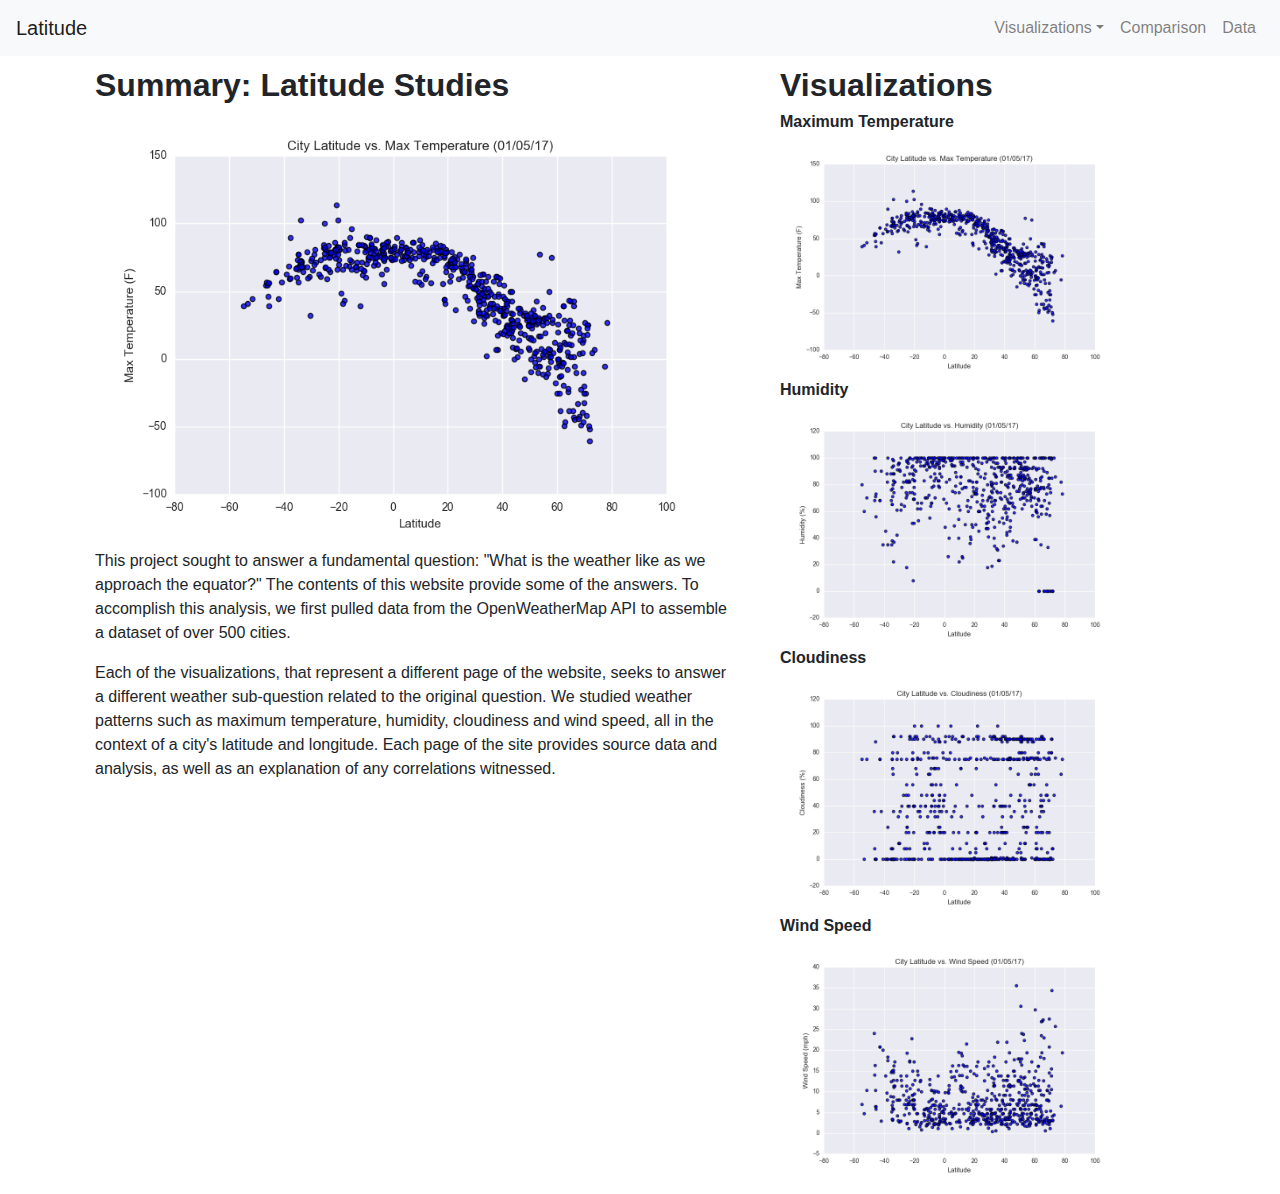
<file: WebVisualizations/index.html>
<!DOCTYPE html>
<html lang="en">
<head>
    <meta charset="UTF-8">
    <meta name="viewport" content="width=device-width, initial-scale=1.0">
    <!-- Link to Bootstrap -->
    <link rel="stylesheet" href="https://stackpath.bootstrapcdn.com/bootstrap/4.5.2/css/bootstrap.min.css" integrity="sha384-JcKb8q3iqJ61gNV9KGb8thSsNjpSL0n8PARn9HuZOnIxN0hoP+VmmDGMN5t9UJ0Z" crossorigin="anonymous">
    <!-- Link to style.css -->
    <link rel="stylesheet" href="style.css">
    <title>Landing Site</title>
</head>

<body>

    <nav class="navbar navbar-expand-lg navbar-light bg-light">
        <a class="navbar-brand" href="#">Latitude</a>
        <button class="navbar-toggler" type="button" data-toggle="collapse" data-target="#navbarSupportedContent" aria-controls="navbarSupportedContent" aria-expanded="false" aria-label="Toggle navigation">
          <span class="navbar-toggler-icon"></span>
        </button>
  
        <div class="collapse navbar-collapse" id="navbarSupportedContent">
            <ul class="navbar-nav ml-auto">
                <li class="nav-item dropdown">
                    <a class="nav-link dropdown-toggle" data-toggle="dropdown"
                      href="#" role="button" aria-haspopup="true" aria-expanded="false">
                      Visualizations</a>
                    <div class="dropdown-menu">
                        <a class="dropdown-item" href="file:///C:/Users/shelt/OneDrive/Desktop/DataViz/Projects/Web-Design-Challenge/WebVisualizations/max_temp.html">Max Temp</a>
                        <a class="dropdown-item" href="file:///C:/Users/shelt/OneDrive/Desktop/DataViz/Projects/Web-Design-Challenge/WebVisualizations/humidity.html#">Humidity</a>
                        <a class="dropdown-item" href="file:///C:/Users/shelt/OneDrive/Desktop/DataViz/Projects/Web-Design-Challenge/WebVisualizations/cloudiness.html">Cloudiness</a>
                        <a class="dropdown-item" href="file:///C:/Users/shelt/OneDrive/Desktop/DataViz/Projects/Web-Design-Challenge/WebVisualizations/wind_speed.html">Wind Speed</a>
                    </div>
                  </li>
                <li class="nav-item">
                    <a class="nav-link" href="file:///C:/Users/shelt/OneDrive/Desktop/DataViz/Projects/Web-Design-Challenge/WebVisualizations/comparison.html">Comparison</a>
                  </li>
                <li class="nav-item">
                    <a class="nav-link" href="file:///C:/Users/shelt/OneDrive/Desktop/DataViz/Projects/Web-Design-Challenge/WebVisualizations/data.html">Data</a>
                  </li>
              </ul>
          </div>
        </nav>

      <div class="container">
        <div class="row">
          <div class="col-md-7" style="background-color:white; margin:10px">
            <h2>Summary: Latitude Studies</h2>
            <img src="assets/images/Fig1.png" class="img-fluid" alt="Responsive image">
            <p>This project sought to answer a fundamental question: "What is the weather like as we approach 
                the equator?" The contents of this website provide some of the answers. To accomplish this analysis,
                we first pulled data from the OpenWeatherMap API to assemble a dataset of over 500 cities.</p>
            <p>Each of the visualizations, that represent a different page of the website, seeks to answer a different
                weather sub-question related to the original question. We studied weather patterns such as maximum temperature,
                humidity, cloudiness and wind speed, all in the context of a city's latitude and longitude. Each page of the 
                site provides source data and analysis, as well as an explanation of any correlations witnessed.
            </p>
          </div>
          <div class="col-md-4" style="background-color:white; margin:10px">
            <h2>Visualizations</h2>
            <h6>Maximum Temperature</h6>
            <a href="file:///C:/Users/shelt/OneDrive/Desktop/DataViz/Projects/Web-Design-Challenge/WebVisualizations/max_temp.html">
              <img src="assets/images/Fig1.png" class="img-fluid" alt="Responsive image"></a>
            <h6>Humidity</h6>
            <a href="file:///C:/Users/shelt/OneDrive/Desktop/DataViz/Projects/Web-Design-Challenge/WebVisualizations/humidity.html#">
              <img src="assets/images/Fig2.png" class="img-fluid" alt="Responsive image"></a>
            <h6>Cloudiness</h6>
            <a href="file:///C:/Users/shelt/OneDrive/Desktop/DataViz/Projects/Web-Design-Challenge/WebVisualizations/cloudiness.html">
            <img src="assets/images/Fig3.png" class="img-fluid" alt="Responsive image"></a>
            <h6>Wind Speed</h6>
            <a href="file:///C:/Users/shelt/OneDrive/Desktop/DataViz/Projects/Web-Design-Challenge/WebVisualizations/wind_speed.html">
            <img src="assets/images/Fig4.png" class="img-fluid" alt="Responsive image"></a>
          </div>
        </div>
      </div>

      <script src="https://code.jquery.com/jquery-3.5.1.slim.min.js" integrity="sha384-DfXdz2htPH0lsSSs5nCTpuj/zy4C+OGpamoFVy38MVBnE+IbbVYUew+OrCXaRkfj" crossorigin="anonymous"></script>
      <script src="https://cdn.jsdelivr.net/npm/popper.js@1.16.1/dist/umd/popper.min.js" integrity="sha384-9/reFTGAW83EW2RDu2S0VKaIzap3H66lZH81PoYlFhbGU+6BZp6G7niu735Sk7lN" crossorigin="anonymous"></script>
      <script src="https://stackpath.bootstrapcdn.com/bootstrap/4.5.2/js/bootstrap.min.js" integrity="sha384-B4gt1jrGC7Jh4AgTPSdUtOBvfO8shuf57BaghqFfPlYxofvL8/KUEfYiJOMMV+rV" crossorigin="anonymous"></script>  
</body>
</html>
</file>
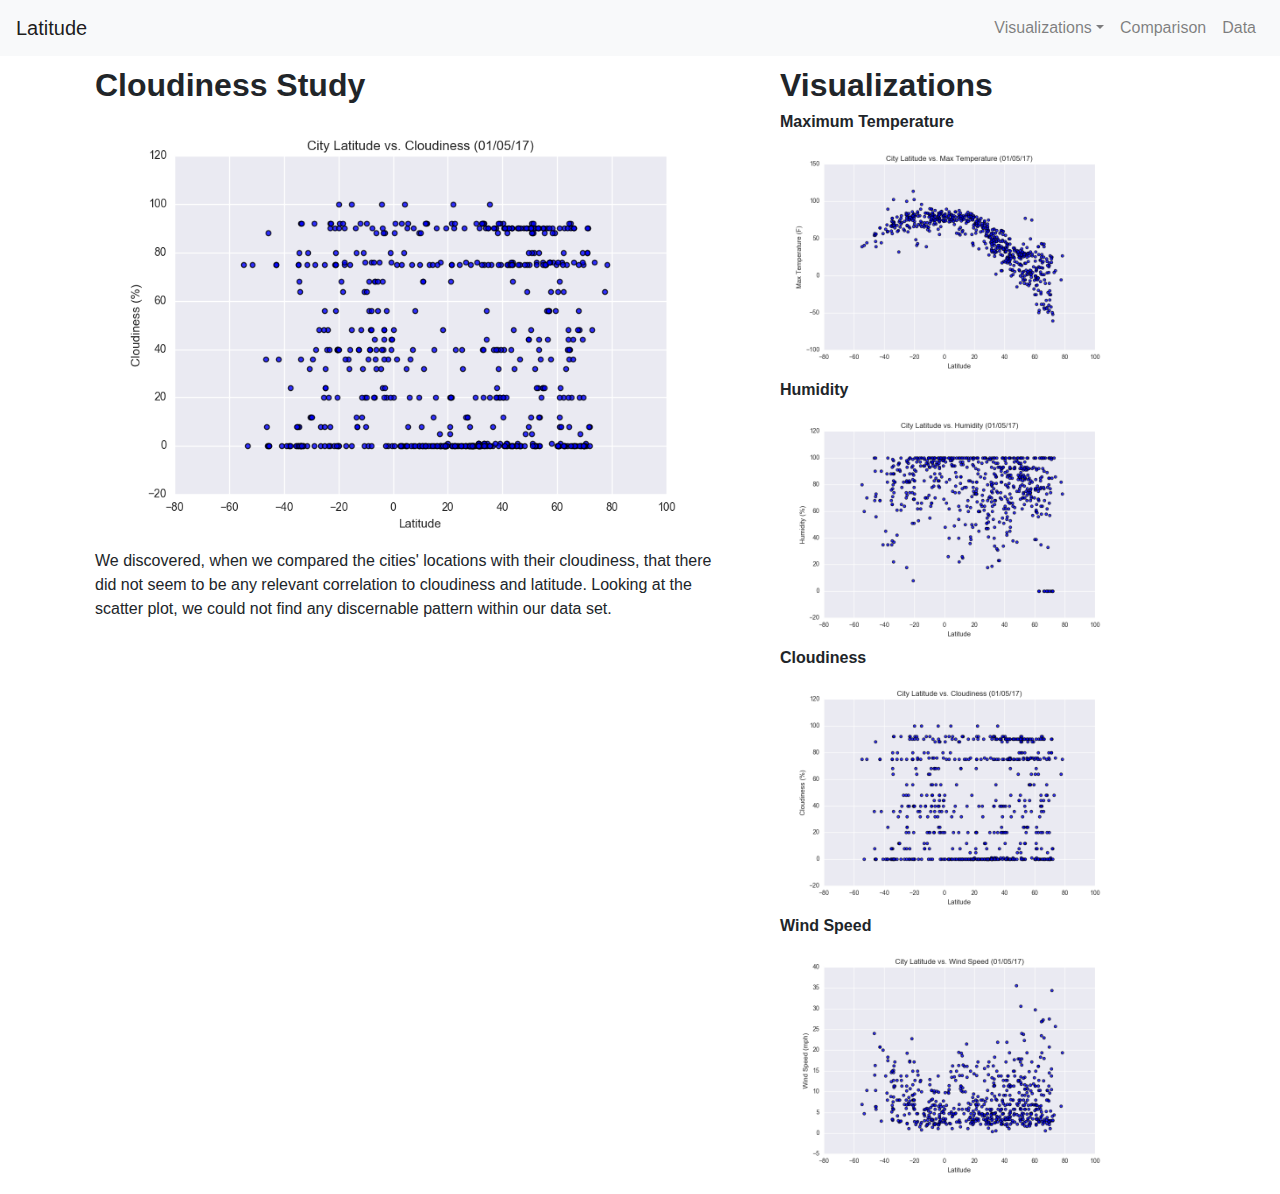
<file: WebVisualizations/cloudiness.html>
<!DOCTYPE html>
<html lang="en">
<head>
    <meta charset="UTF-8">
    <meta name="viewport" content="width=device-width, initial-scale=1.0">
    <!-- Link to Bootstrap -->
    <link rel="stylesheet" href="https://stackpath.bootstrapcdn.com/bootstrap/4.5.2/css/bootstrap.min.css" integrity="sha384-JcKb8q3iqJ61gNV9KGb8thSsNjpSL0n8PARn9HuZOnIxN0hoP+VmmDGMN5t9UJ0Z" crossorigin="anonymous">
    <!-- Link to style.css -->
    <link rel="stylesheet" href="style.css">
    <title>Cloudiness</title>
</head>

<body>

    <nav class="navbar navbar-expand-lg navbar-light bg-light">
        <a class="navbar-brand" href="file:///C:/Users/shelt/OneDrive/Desktop/DataViz/Projects/Web-Design-Challenge/WebVisualizations/index.html">Latitude</a>
        <button class="navbar-toggler" type="button" data-toggle="collapse" data-target="#navbarSupportedContent" aria-controls="navbarSupportedContent" aria-expanded="false" aria-label="Toggle navigation">
          <span class="navbar-toggler-icon"></span>
        </button>
  
        <div class="collapse navbar-collapse" id="navbarSupportedContent">
            <ul class="navbar-nav ml-auto">
                <li class="nav-item dropdown"></li>
                    <a class="nav-link dropdown-toggle" data-toggle="dropdown"
                      href="#" role="button" aria-haspopup="true" aria-expanded="false">
                      Visualizations</a>
                    <div class="dropdown-menu">
                        <a class="dropdown-item" href="file:///C:/Users/shelt/OneDrive/Desktop/DataViz/Projects/Web-Design-Challenge/WebVisualizations/max_temp.html">Max Temp</a>
                        <a class="dropdown-item" href="file:///C:/Users/shelt/OneDrive/Desktop/DataViz/Projects/Web-Design-Challenge/WebVisualizations/humidity.html">Humidity</a>
                        <a class="dropdown-item" href="file:///C:/Users/shelt/OneDrive/Desktop/DataViz/Projects/Web-Design-Challenge/WebVisualizations/cloudiness.html">Cloudiness</a>
                        <a class="dropdown-item" href="file:///C:/Users/shelt/OneDrive/Desktop/DataViz/Projects/Web-Design-Challenge/WebVisualizations/wind_speed.html">Wind Speed</a>
                    </div>
                  </li>
                <li class="nav-item">
                    <a class="nav-link" href="#!">Comparison</a>
                  </li>
                <li class="nav-item">
                    <a class="nav-link" href="#!">Data</a>
                  </li>
              </ul>
          </div>
        </nav>

      <div class="container">
        <div class="row">
          <div class="col-md-7" style="background-color:white; margin:10px">
            <h2>Cloudiness Study</h2>
            <img src="assets/images/Fig3.png" class="img-fluid" alt="Responsive image">
            <p>We discovered, when we compared the cities' locations with their cloudiness, that there did not seem
                to be any relevant correlation to cloudiness and latitude. Looking at the scatter plot, we could not find 
                any discernable pattern within our data set.
            </p>
          </div>
          <div class="col-md-4" style="background-color:white; margin:10px">
            <h2>Visualizations</h2>
            <h6>Maximum Temperature</h6>
            <a href="file:///C:/Users/shelt/OneDrive/Desktop/DataViz/Projects/Web-Design-Challenge/WebVisualizations/max_temp.html">
              <img src="assets/images/Fig1.png" class="img-fluid" alt="Responsive image"></a>
            <h6>Humidity</h6>
            <a href="file:///C:/Users/shelt/OneDrive/Desktop/DataViz/Projects/Web-Design-Challenge/WebVisualizations/humidity.html">
                <img src="assets/images/Fig2.png" class="img-fluid" alt="Responsive image"></a>
            <h6>Cloudiness</h6>
            <a href="file:///C:/Users/shelt/OneDrive/Desktop/DataViz/Projects/Web-Design-Challenge/WebVisualizations/cloudiness.html">
            <img src="assets/images/Fig3.png" class="img-fluid" alt="Responsive image"></a>
            <h6>Wind Speed</h6>
            <a href="file:///C:/Users/shelt/OneDrive/Desktop/DataViz/Projects/Web-Design-Challenge/WebVisualizations/wind_speed.html">
            <img src="assets/images/Fig4.png" class="img-fluid" alt="Responsive image"></a>
          </div>
        </div>
      </div>
</file>
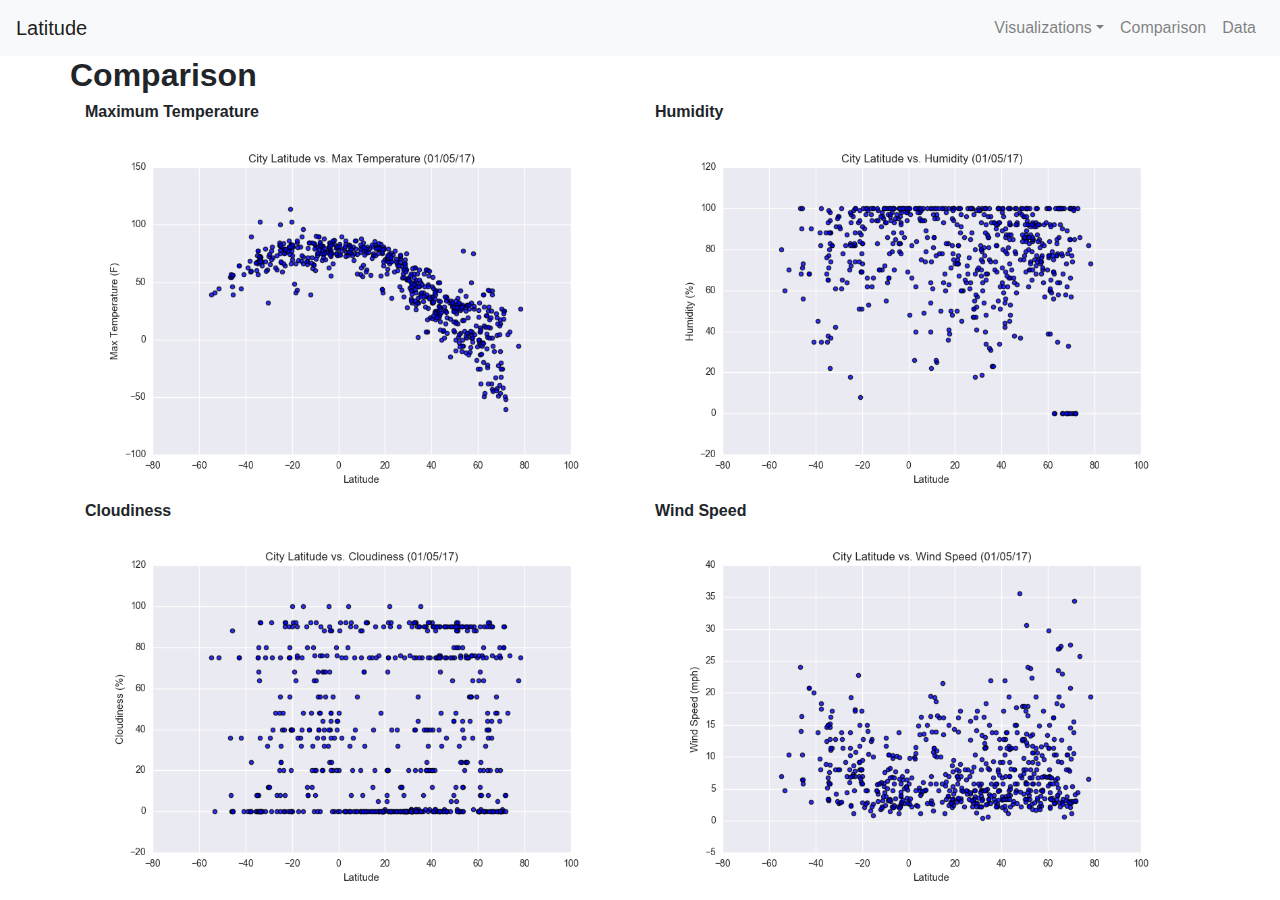
<file: WebVisualizations/comparison.html>
<!DOCTYPE html>
<html lang="en">
<head>
    <meta charset="UTF-8">
    <meta name="viewport" content="width=device-width, initial-scale=1.0">
    <!-- Link to Bootstrap -->
    <link rel="stylesheet" href="https://stackpath.bootstrapcdn.com/bootstrap/4.5.2/css/bootstrap.min.css" integrity="sha384-JcKb8q3iqJ61gNV9KGb8thSsNjpSL0n8PARn9HuZOnIxN0hoP+VmmDGMN5t9UJ0Z" crossorigin="anonymous">
    <!-- Link to style.css -->
    <link rel="stylesheet" href="style.css">
    <title>Comparison</title>
</head>

<body>

    <nav class="navbar navbar-expand-lg navbar-light bg-light">
        <a class="navbar-brand" href="#">Latitude</a>
        <button class="navbar-toggler" type="button" data-toggle="collapse" data-target="#navbarSupportedContent" aria-controls="navbarSupportedContent" aria-expanded="false" aria-label="Toggle navigation">
          <span class="navbar-toggler-icon"></span>
        </button>
  
        <div class="collapse navbar-collapse" id="navbarSupportedContent">
            <ul class="navbar-nav ml-auto">
                <li class="nav-item dropdown">
                    <a class="nav-link dropdown-toggle" data-toggle="dropdown"
                      href="#" role="button" aria-haspopup="true" aria-expanded="false">
                      Visualizations</a>
                    <div class="dropdown-menu">
                        <a class="dropdown-item" href="file:///C:/Users/shelt/OneDrive/Desktop/DataViz/Projects/Web-Design-Challenge/WebVisualizations/max_temp.html">Max Temp</a>
                        <a class="dropdown-item" href="file:///C:/Users/shelt/OneDrive/Desktop/DataViz/Projects/Web-Design-Challenge/WebVisualizations/humidity.html#">Humidity</a>
                        <a class="dropdown-item" href="file:///C:/Users/shelt/OneDrive/Desktop/DataViz/Projects/Web-Design-Challenge/WebVisualizations/cloudiness.html">Cloudiness</a>
                        <a class="dropdown-item" href="file:///C:/Users/shelt/OneDrive/Desktop/DataViz/Projects/Web-Design-Challenge/WebVisualizations/wind_speed.html">Wind Speed</a>
                    </div>
                  </li>
                <li class="nav-item">
                    <a class="nav-link" href="file:///C:/Users/shelt/OneDrive/Desktop/DataViz/Projects/Web-Design-Challenge/WebVisualizations/comparison.html">Comparison</a>
                  </li>
                <li class="nav-item">
                    <a class="nav-link" href="file:///C:/Users/shelt/OneDrive/Desktop/DataViz/Projects/Web-Design-Challenge/WebVisualizations/data.html">Data</a>
                  </li>
              </ul>
          </div>
        </nav>

        <div class="container">
            <div class="row">
                <h2>Comparison</h2>
            </div>
            <div class="row">
              <div class="col-6">
                <h6>Maximum Temperature</h6>  
                <a href="file:///C:/Users/shelt/OneDrive/Desktop/DataViz/Projects/Web-Design-Challenge/WebVisualizations/max_temp.html">
                  <img src="assets/images/Fig1.png" class="img-fluid" alt="Responsive image"></a>
              </div>
              <div class="col-6">
                <h6>Humidity</h6>  
                <a href="file:///C:/Users/shelt/OneDrive/Desktop/DataViz/Projects/Web-Design-Challenge/WebVisualizations/humidity.html">
                  <img src="assets/images/Fig2.png" class="img-fluid" alt="Responsive image"></a>
              </div>
              <div class="col-6">
                <h6>Cloudiness</h6>  
                <a href="file:///C:/Users/shelt/OneDrive/Desktop/DataViz/Projects/Web-Design-Challenge/WebVisualizations/cloudiness.html">
                  <img src="assets/images/Fig3.png" class="img-fluid" alt="Responsive image"></a>
              </div>
              <div class="col-6">
                <h6>Wind Speed</h6>  
                <a href="file:///C:/Users/shelt/OneDrive/Desktop/DataViz/Projects/Web-Design-Challenge/WebVisualizations/wind_speed.html">
                  <img src="assets/images/Fig4.png" class="img-fluid" alt="Responsive image"></a>
              </div>
            </div>
          </div>

      <script src="https://code.jquery.com/jquery-3.5.1.slim.min.js" integrity="sha384-DfXdz2htPH0lsSSs5nCTpuj/zy4C+OGpamoFVy38MVBnE+IbbVYUew+OrCXaRkfj" crossorigin="anonymous"></script>
      <script src="https://cdn.jsdelivr.net/npm/popper.js@1.16.1/dist/umd/popper.min.js" integrity="sha384-9/reFTGAW83EW2RDu2S0VKaIzap3H66lZH81PoYlFhbGU+6BZp6G7niu735Sk7lN" crossorigin="anonymous"></script>
      <script src="https://stackpath.bootstrapcdn.com/bootstrap/4.5.2/js/bootstrap.min.js" integrity="sha384-B4gt1jrGC7Jh4AgTPSdUtOBvfO8shuf57BaghqFfPlYxofvL8/KUEfYiJOMMV+rV" crossorigin="anonymous"></script>  
</body>
</html>
</file>
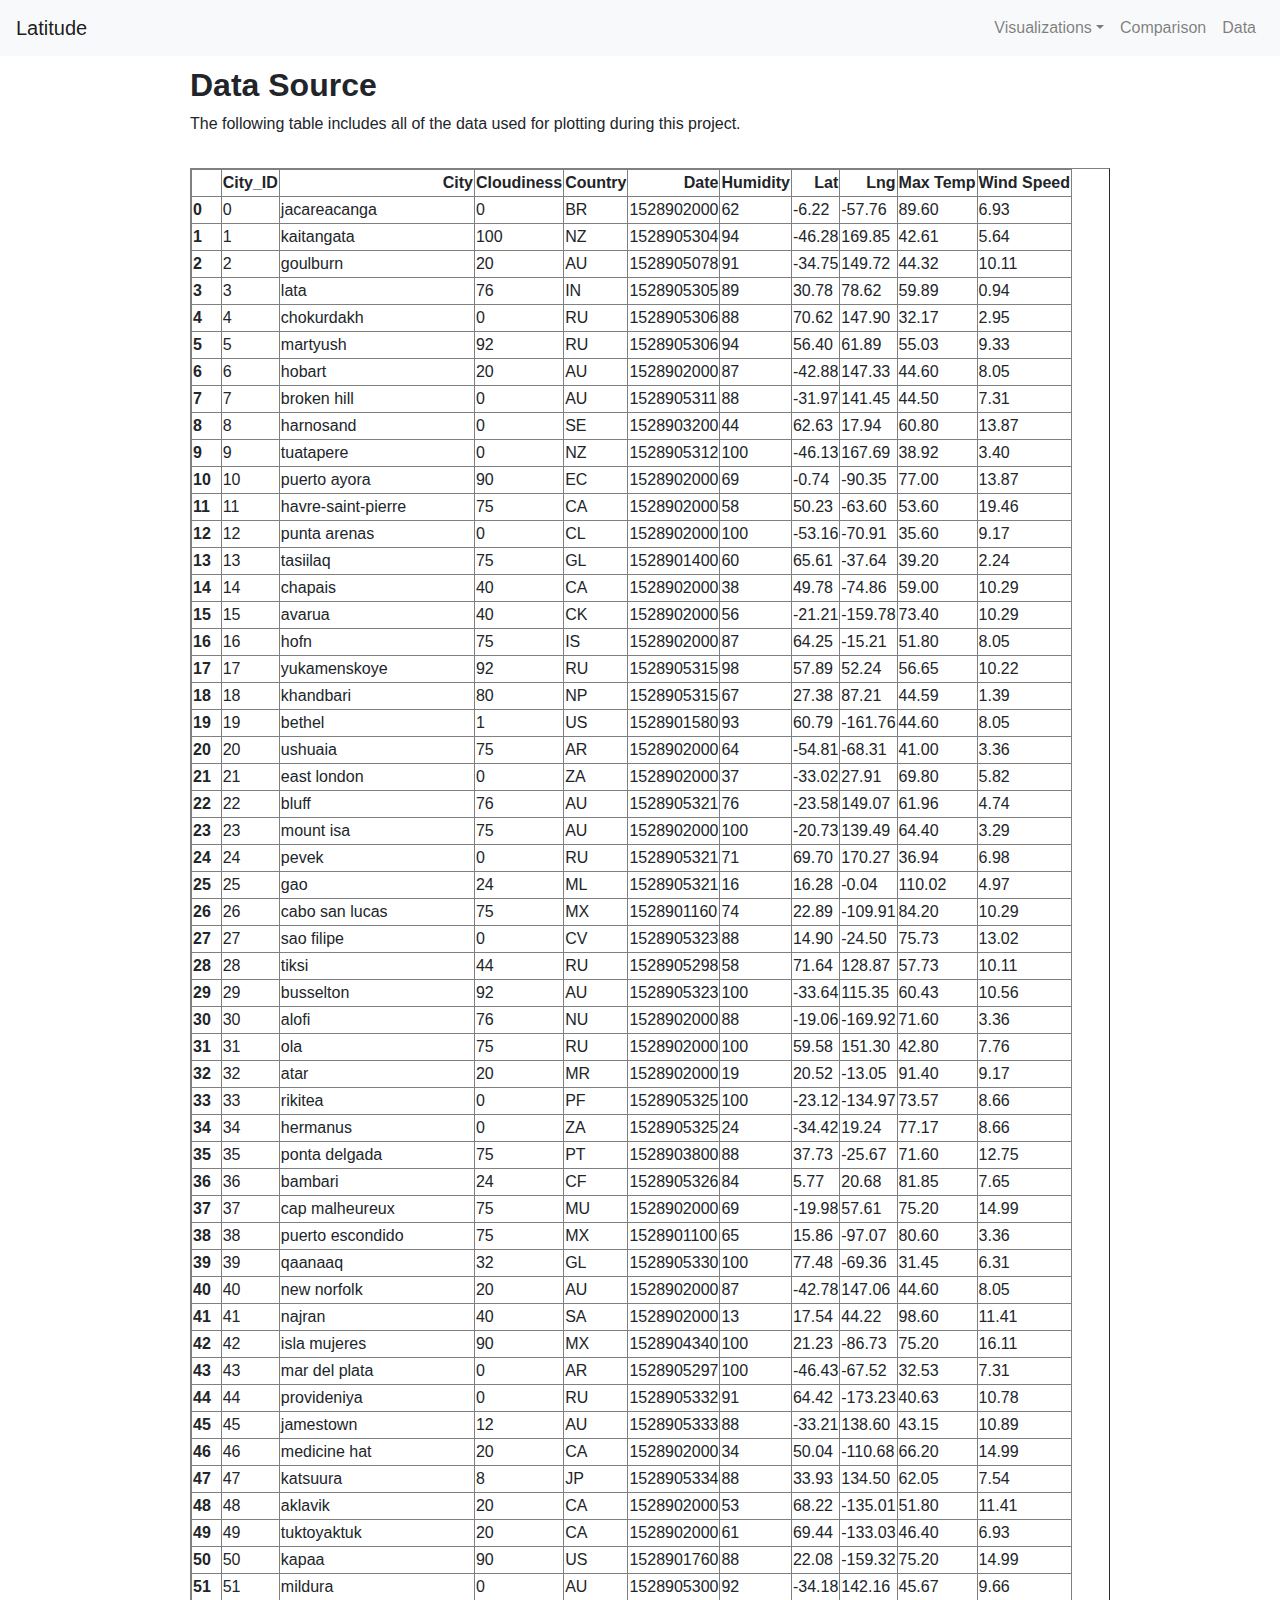
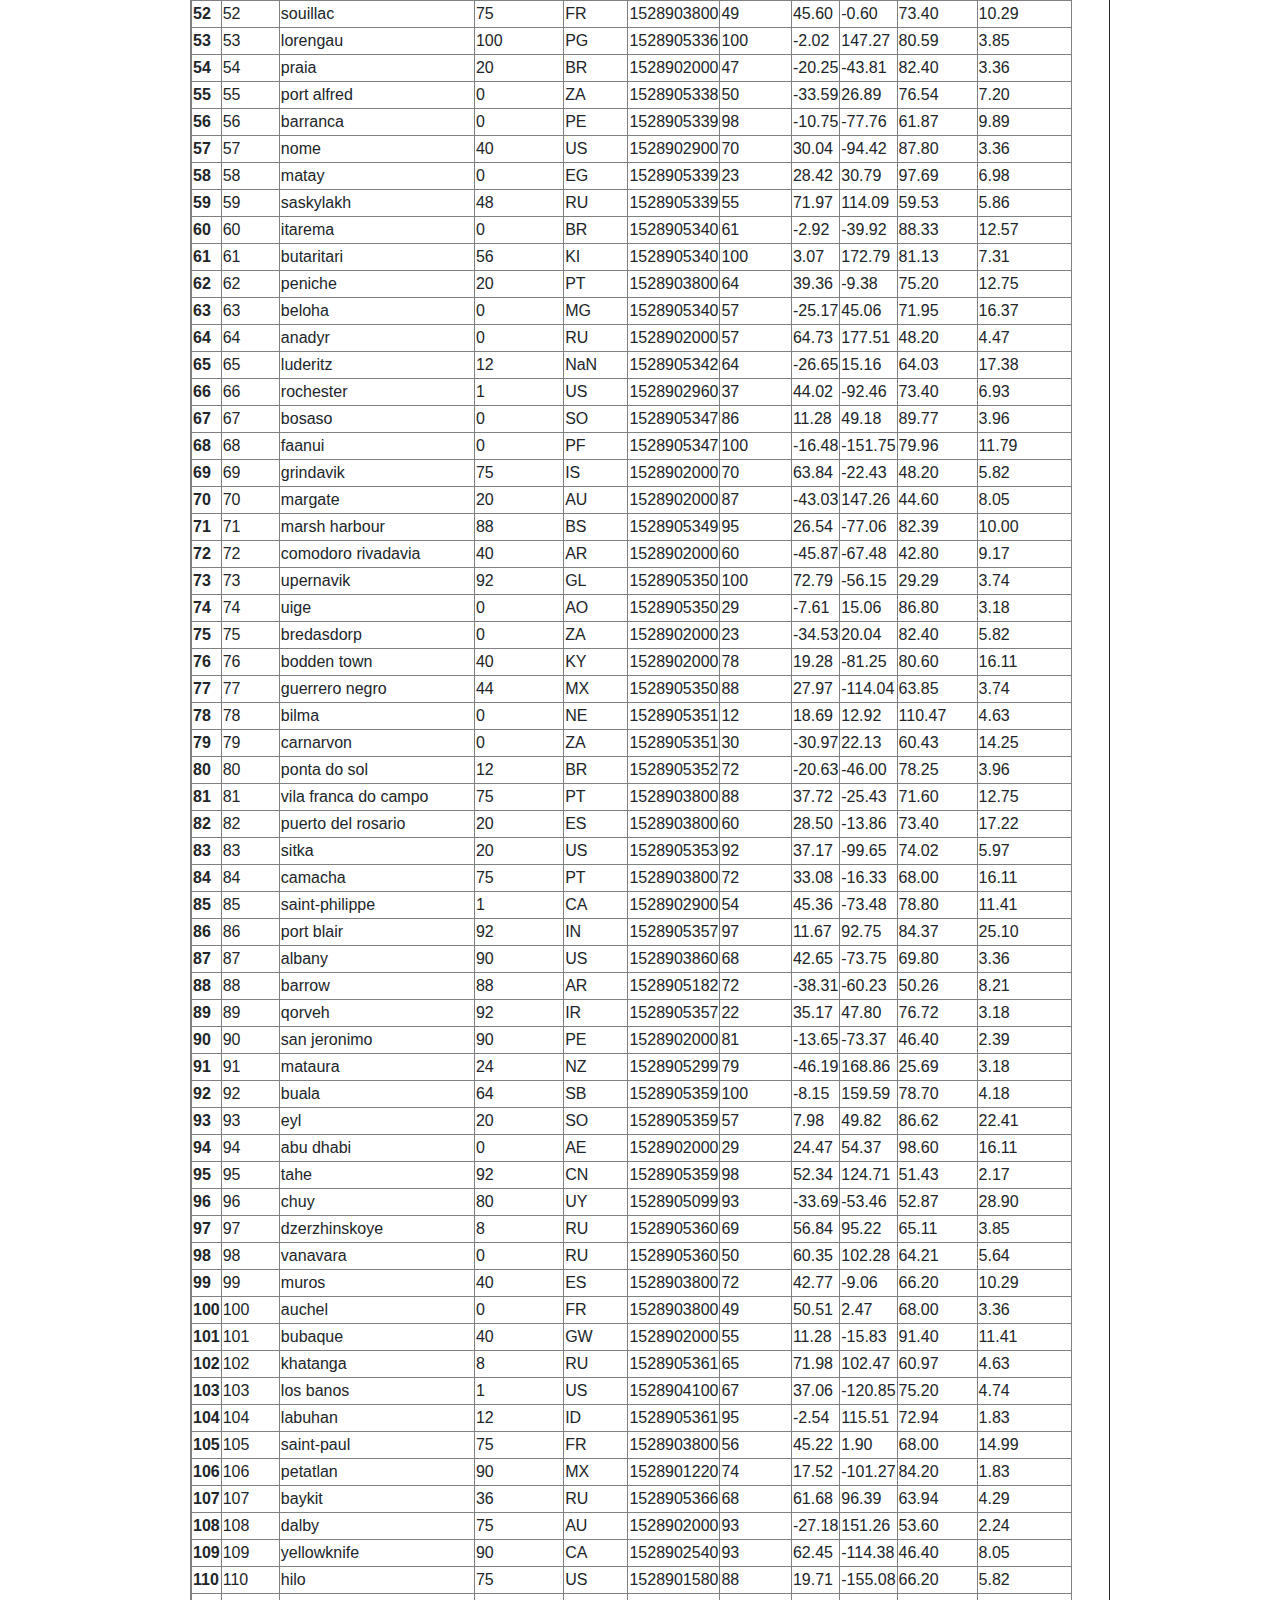
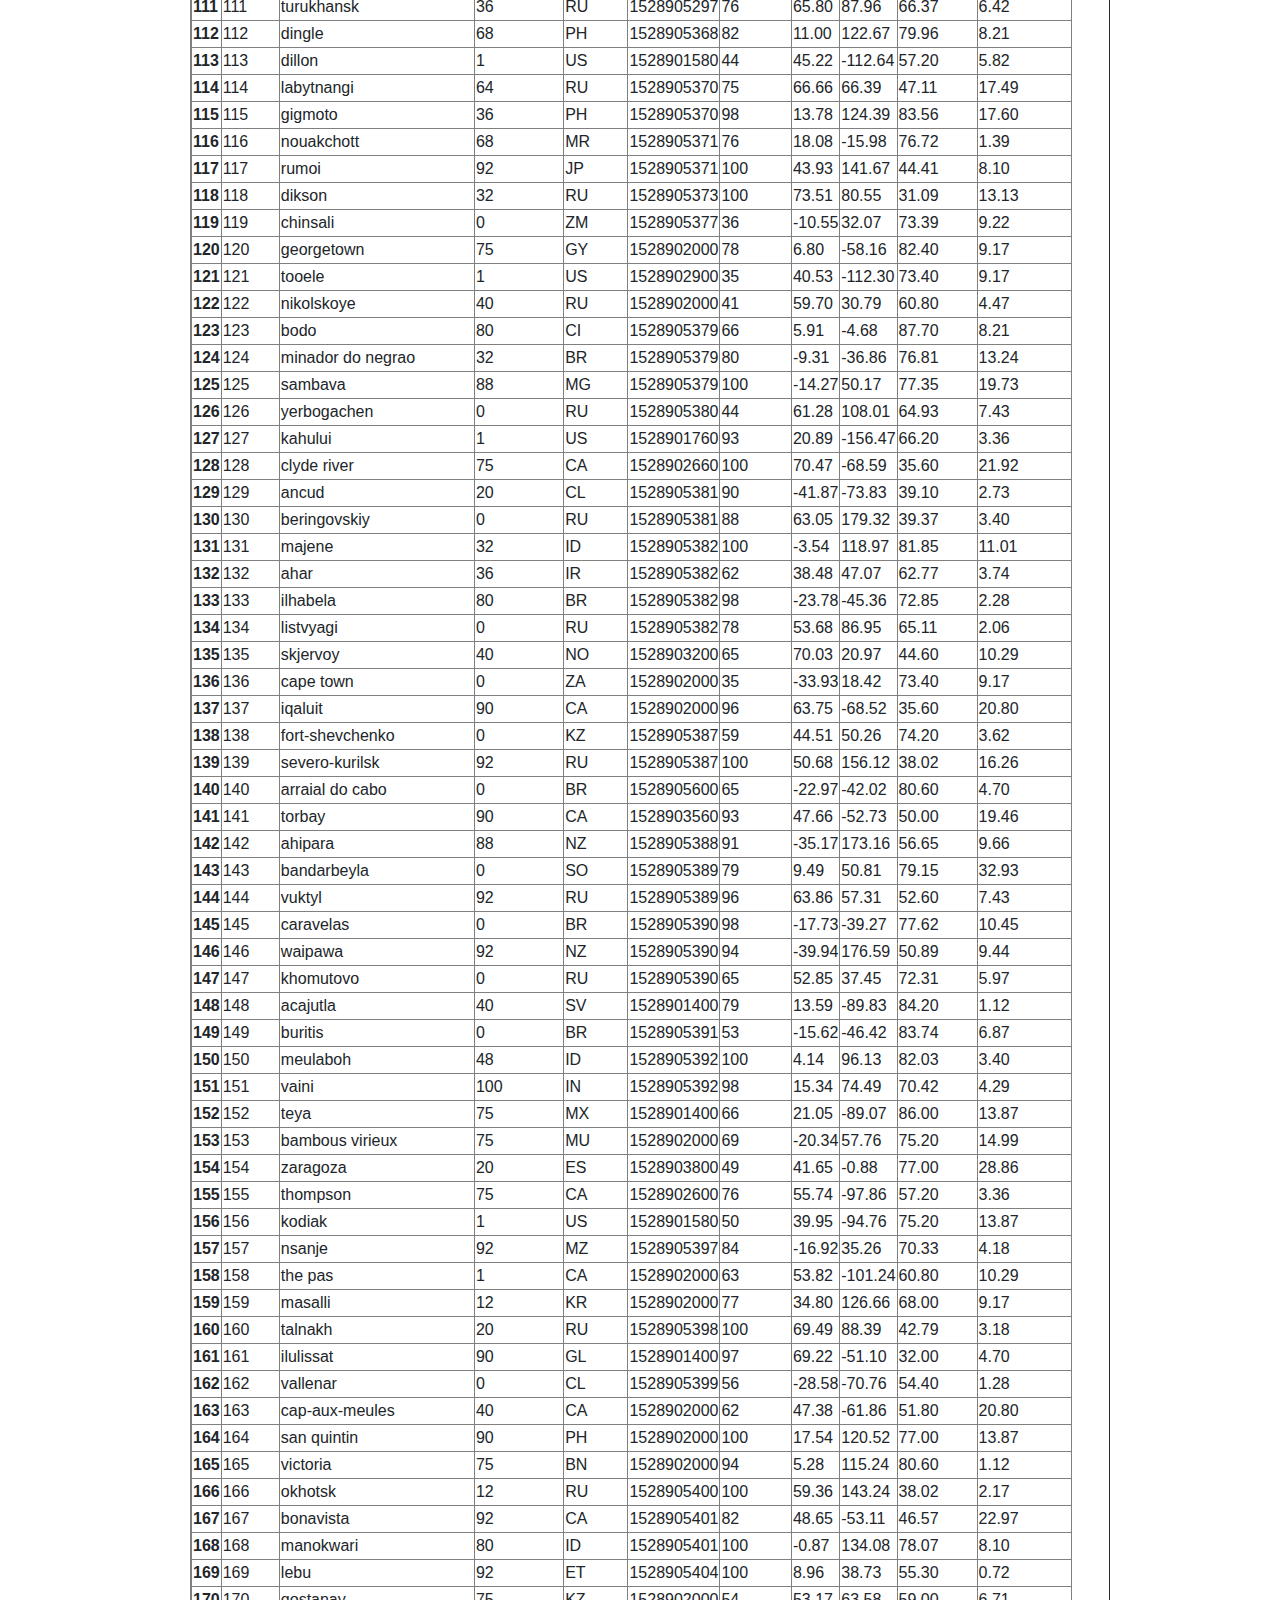
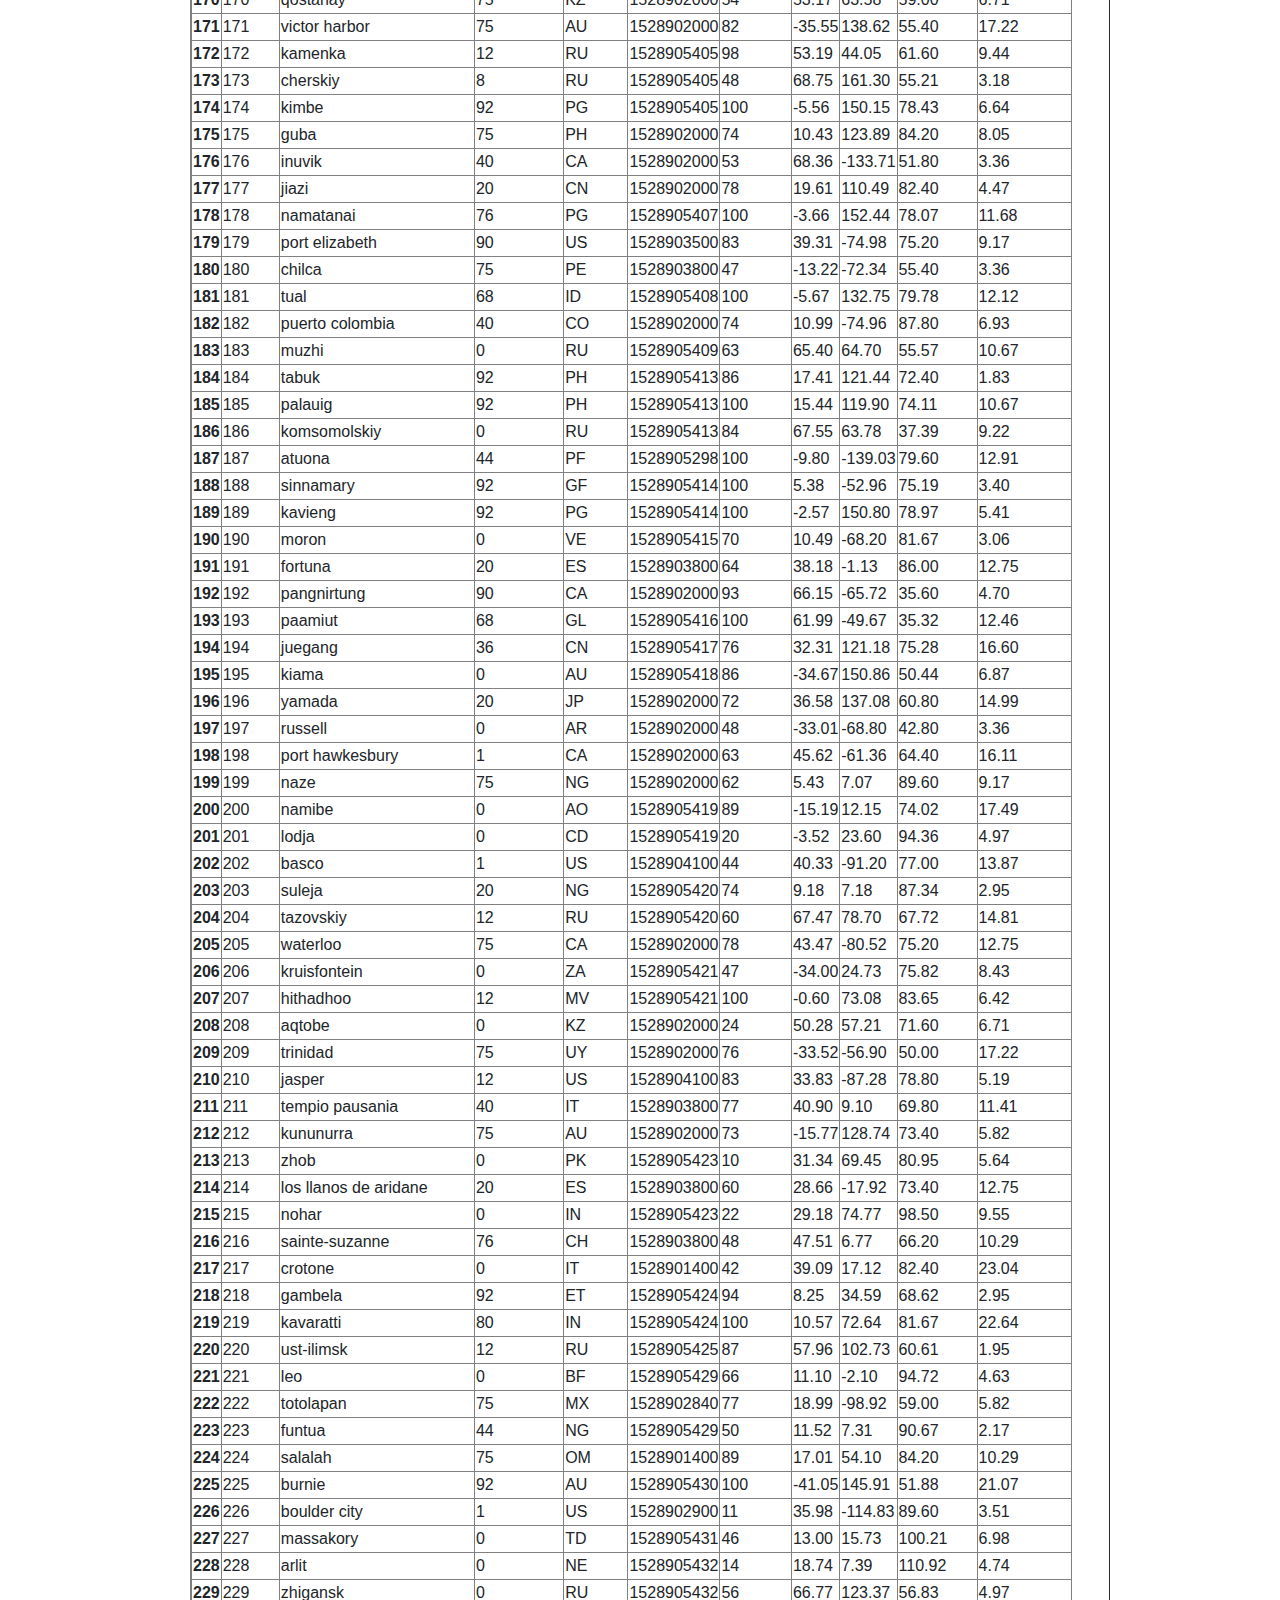
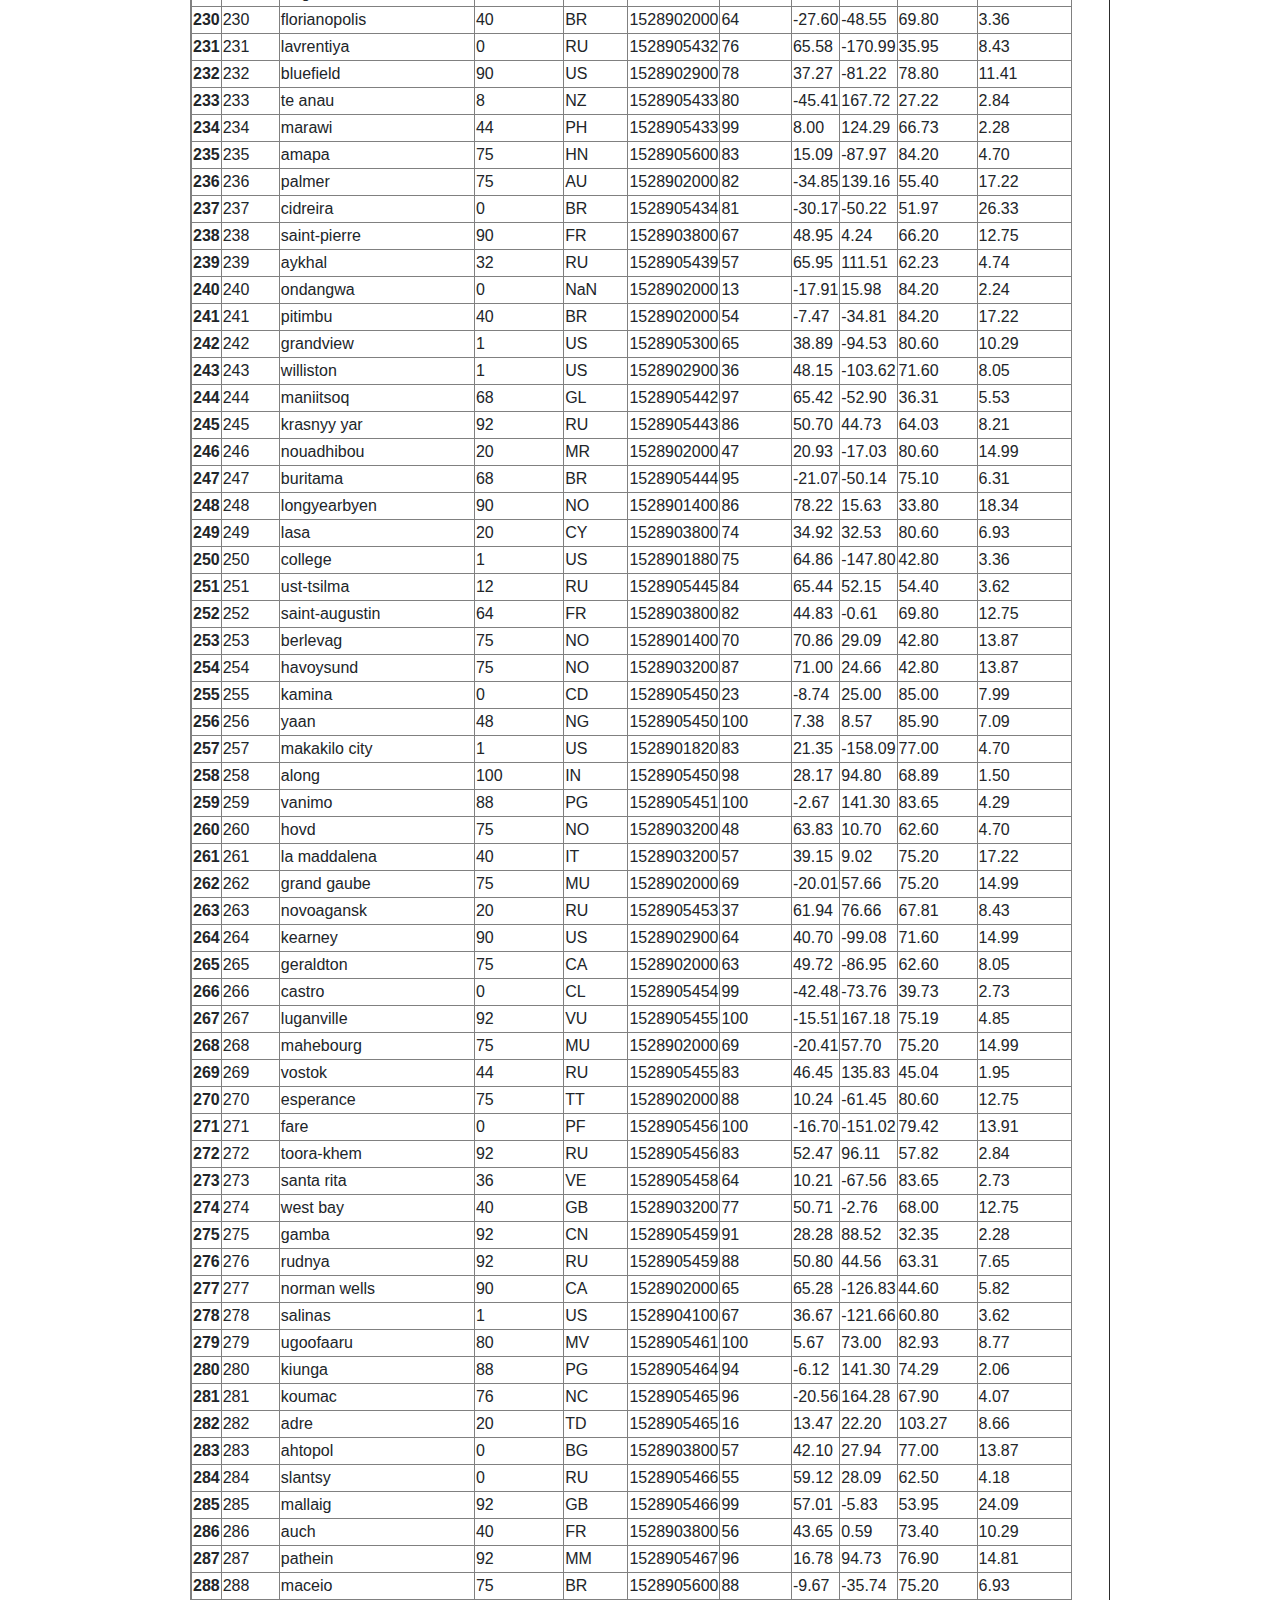
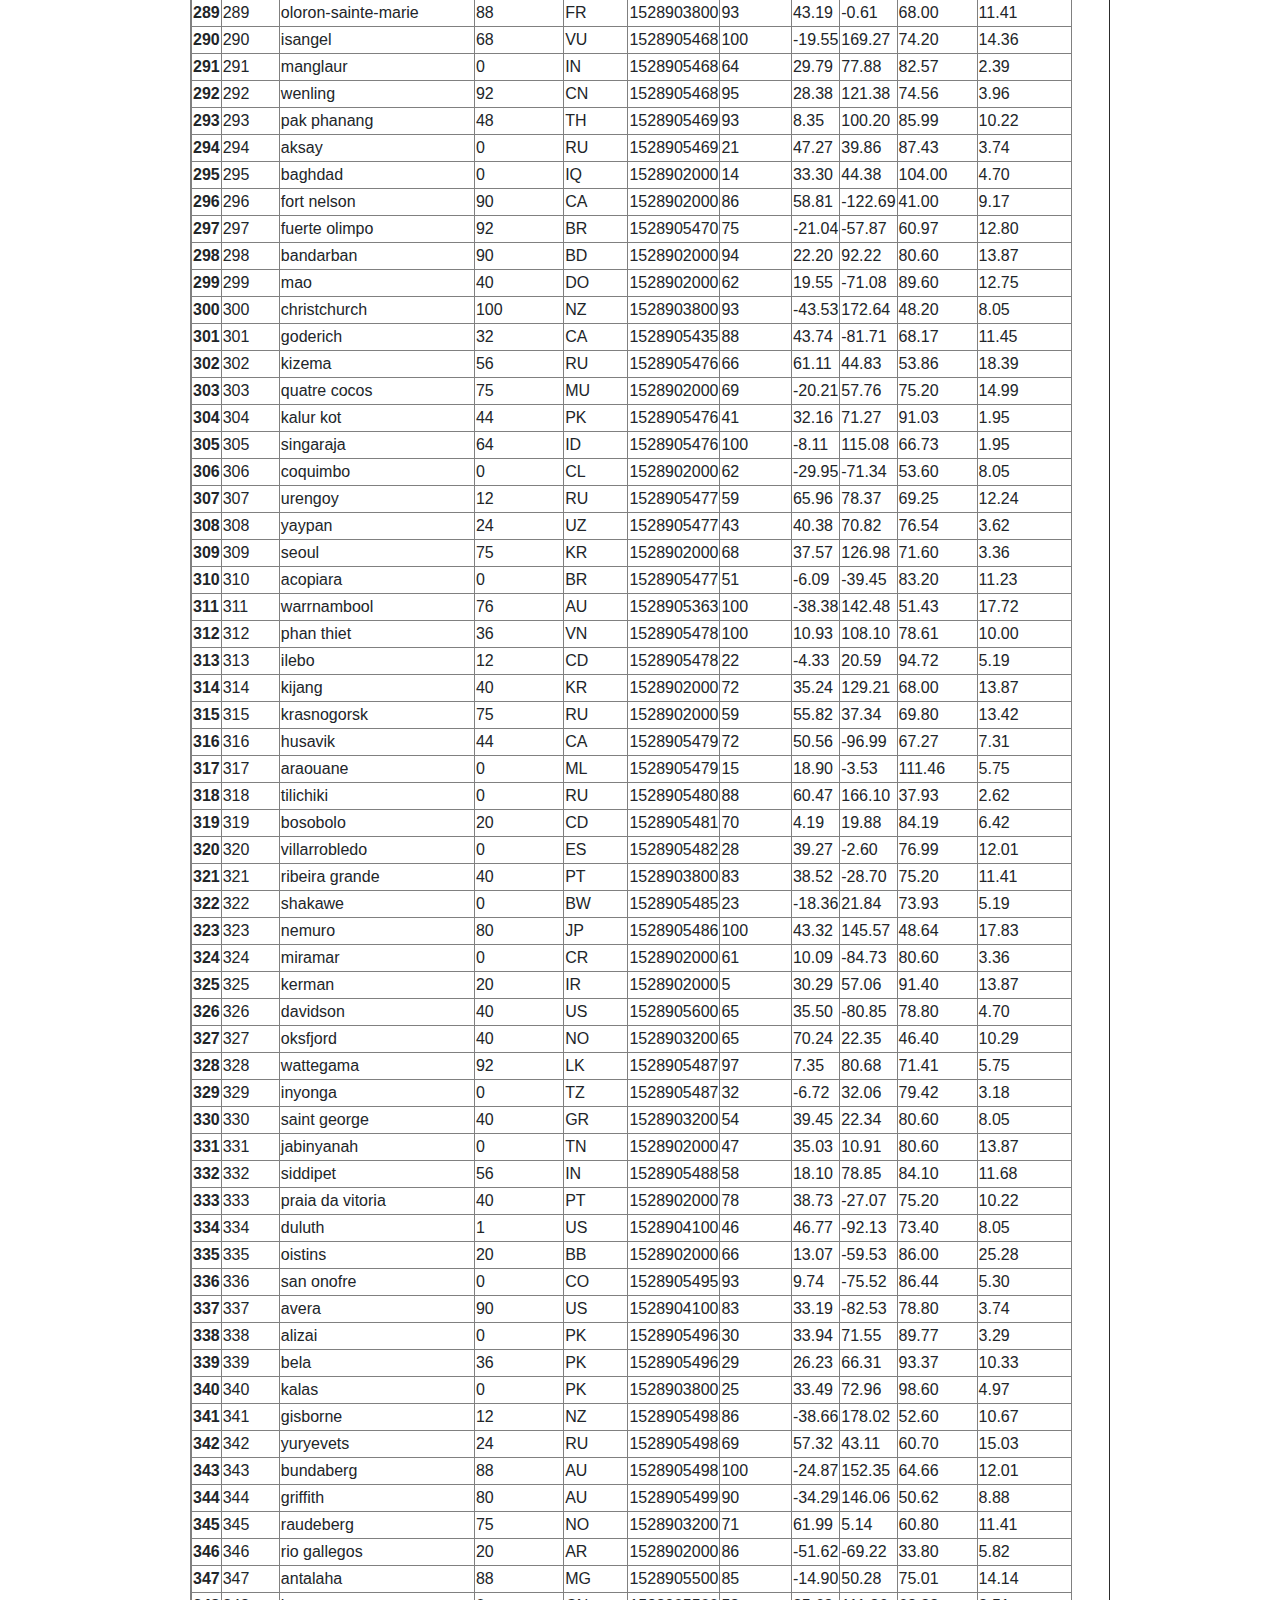
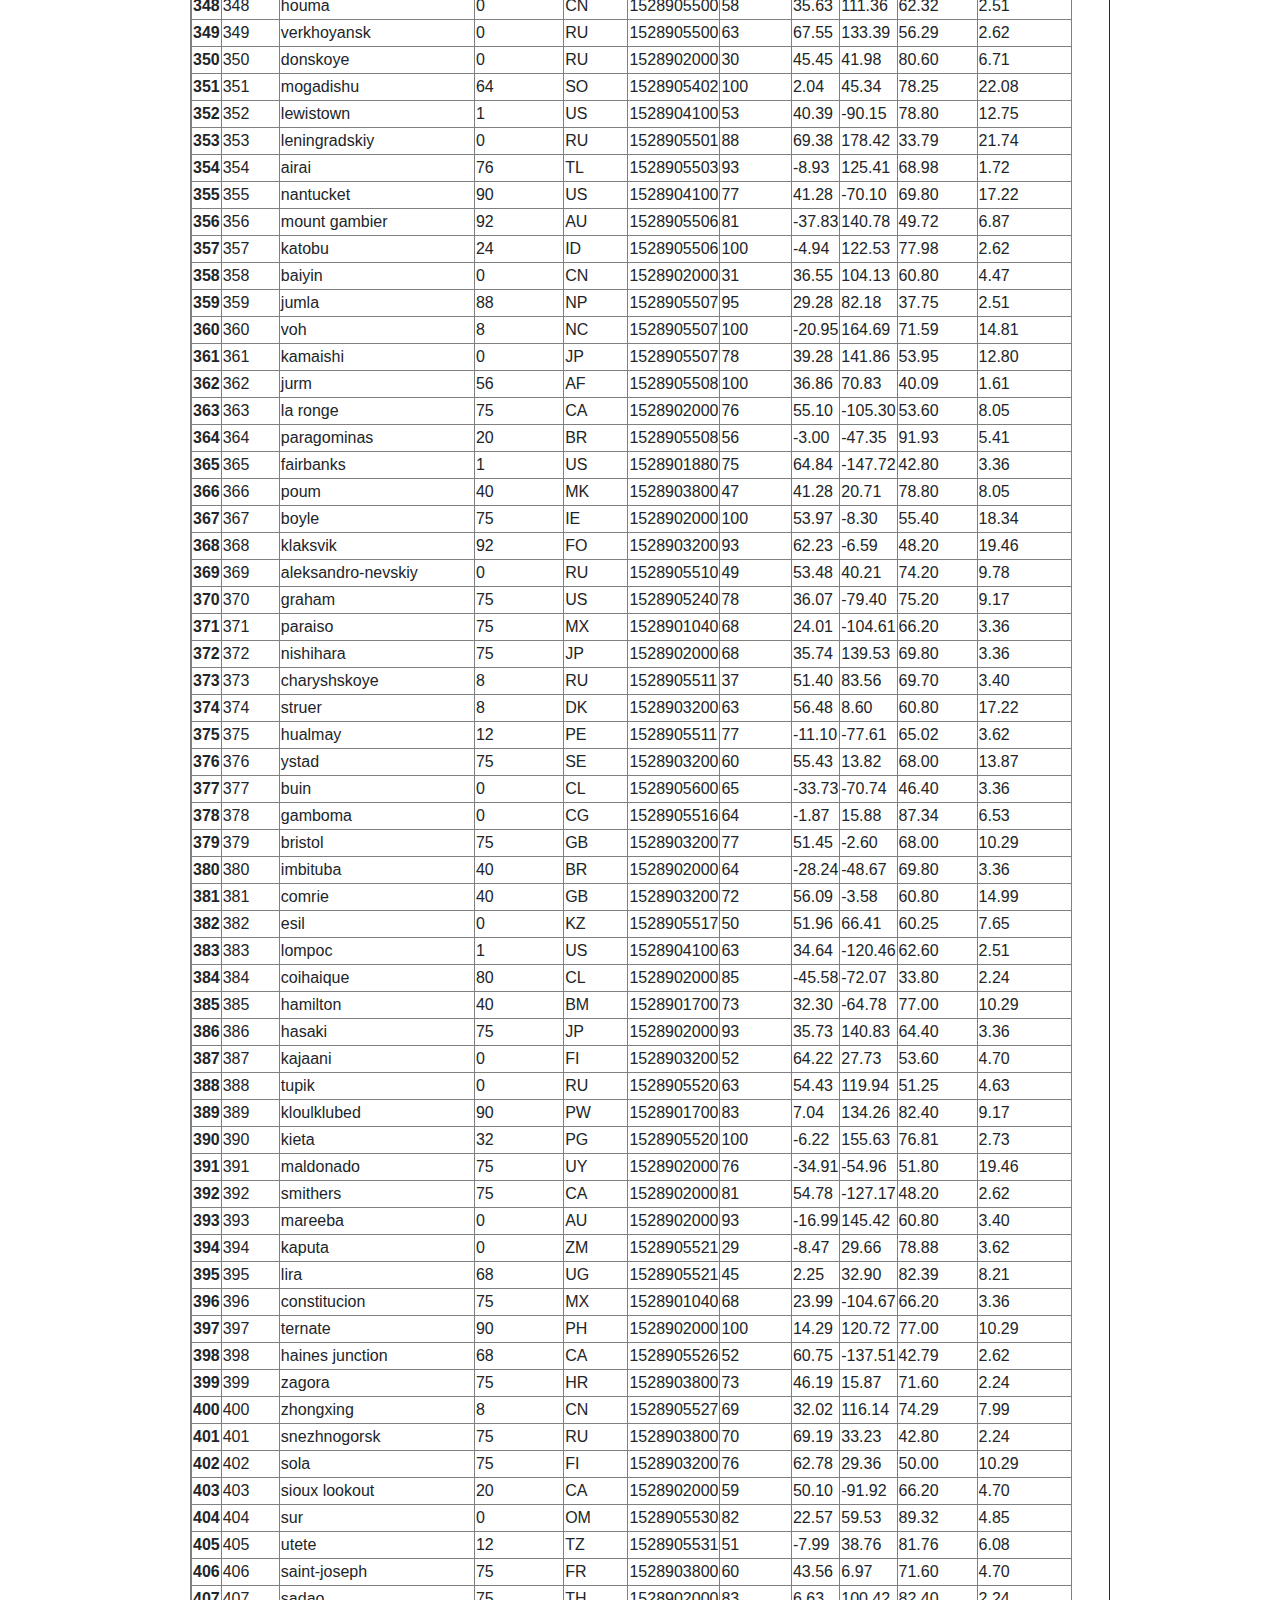
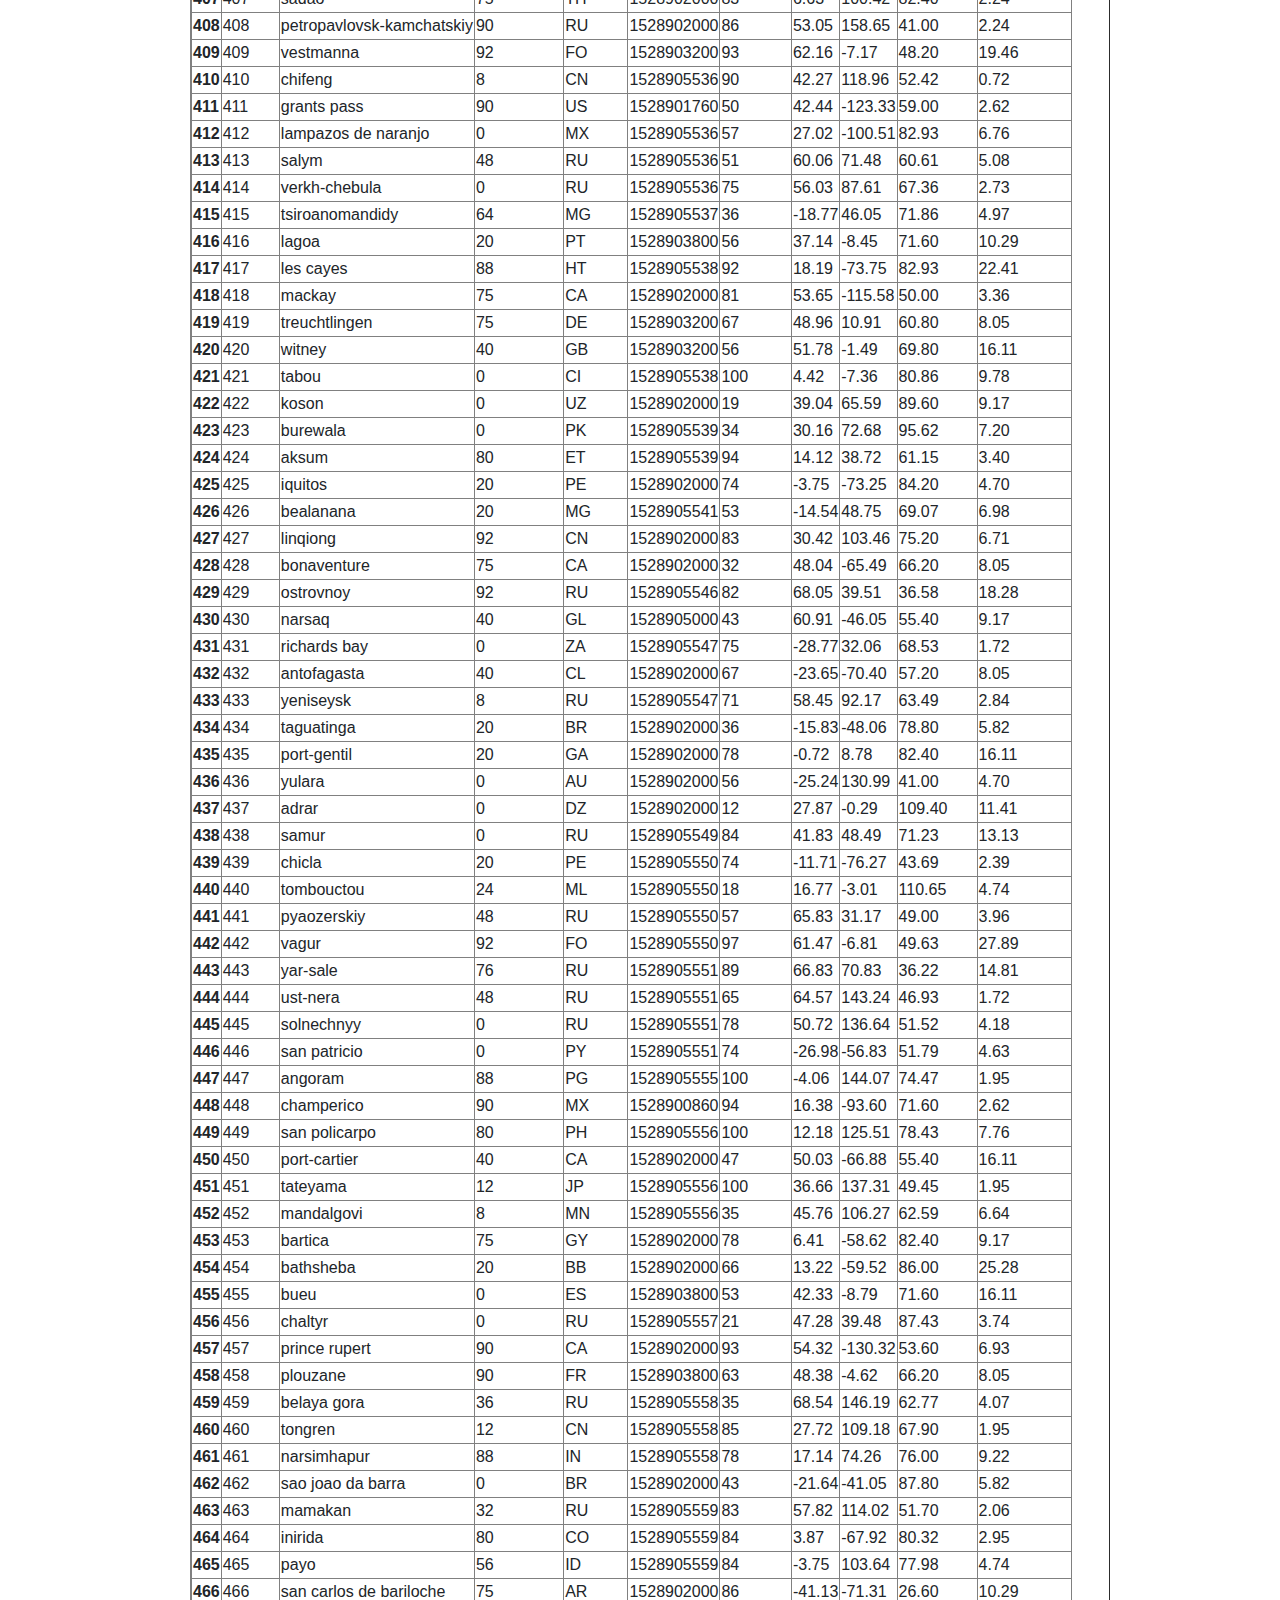
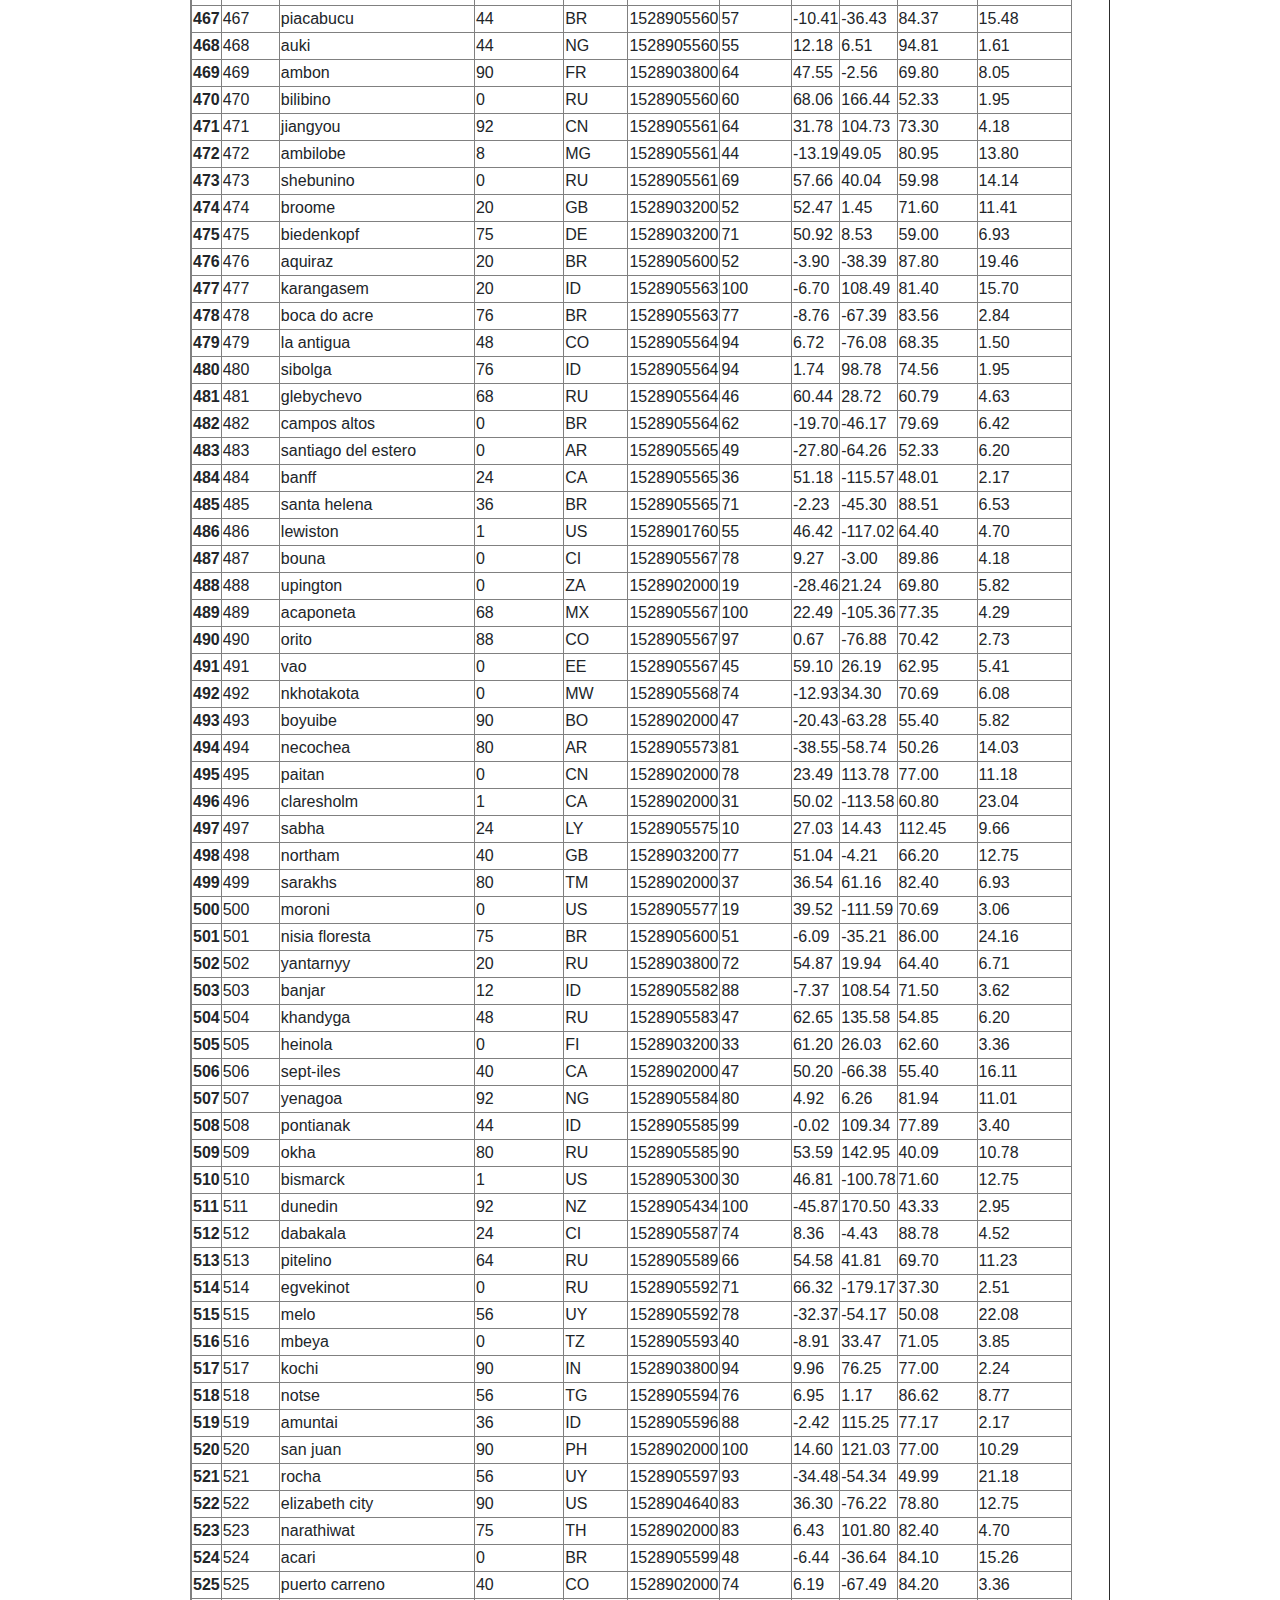
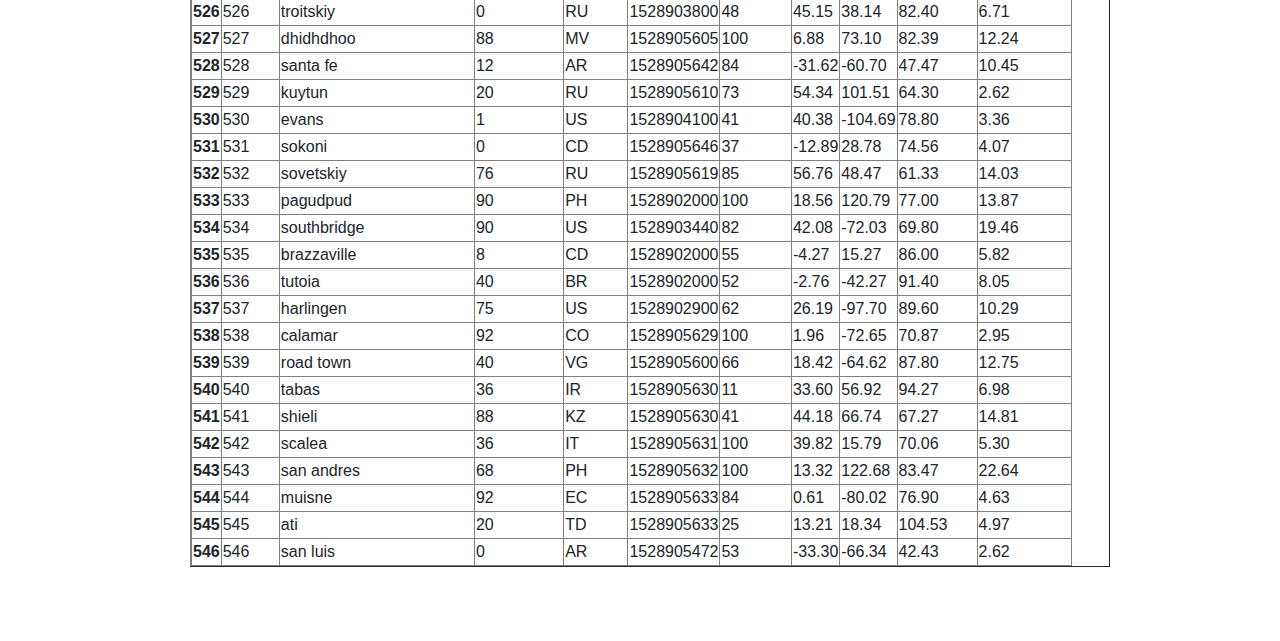
<file: WebVisualizations/data.html>
<!DOCTYPE html>
<html lang="en">
<head>
    <meta charset="UTF-8">
    <meta name="viewport" content="width=device-width, initial-scale=1.0">
    <!-- Link to Bootstrap -->
    <link rel="stylesheet" href="https://stackpath.bootstrapcdn.com/bootstrap/4.5.2/css/bootstrap.min.css" integrity="sha384-JcKb8q3iqJ61gNV9KGb8thSsNjpSL0n8PARn9HuZOnIxN0hoP+VmmDGMN5t9UJ0Z" crossorigin="anonymous">
    <!-- Link to style.css -->
    <link rel="stylesheet" href="style.css">
    <title>Data</title>
</head>

<body>

    <nav class="navbar navbar-expand-lg navbar-light bg-light">
        <a class="navbar-brand" href="#">Latitude</a>
        <button class="navbar-toggler" type="button" data-toggle="collapse" data-target="#navbarSupportedContent" aria-controls="navbarSupportedContent" aria-expanded="false" aria-label="Toggle navigation">
          <span class="navbar-toggler-icon"></span>
        </button>
  
        <div class="collapse navbar-collapse" id="navbarSupportedContent">
            <ul class="navbar-nav ml-auto">
                <li class="nav-item dropdown">
                    <a class="nav-link dropdown-toggle" data-toggle="dropdown"
                      href="#" role="button" aria-haspopup="true" aria-expanded="false">
                      Visualizations</a>
                    <div class="dropdown-menu">
                        <a class="dropdown-item" href="file:///C:/Users/shelt/OneDrive/Desktop/DataViz/Projects/Web-Design-Challenge/WebVisualizations/max_temp.html">Max Temp</a>
                        <a class="dropdown-item" href="file:///C:/Users/shelt/OneDrive/Desktop/DataViz/Projects/Web-Design-Challenge/WebVisualizations/humidity.html#">Humidity</a>
                        <a class="dropdown-item" href="file:///C:/Users/shelt/OneDrive/Desktop/DataViz/Projects/Web-Design-Challenge/WebVisualizations/cloudiness.html">Cloudiness</a>
                        <a class="dropdown-item" href="file:///C:/Users/shelt/OneDrive/Desktop/DataViz/Projects/Web-Design-Challenge/WebVisualizations/wind_speed.html">Wind Speed</a>
                    </div>
                  </li>
                <li class="nav-item">
                    <a class="nav-link" href="file:///C:/Users/shelt/OneDrive/Desktop/DataViz/Projects/Web-Design-Challenge/WebVisualizations/comparison.html">Comparison</a>
                  </li>
                <li class="nav-item">
                    <a class="nav-link" href="file:///C:/Users/shelt/OneDrive/Desktop/DataViz/Projects/Web-Design-Challenge/WebVisualizations/data.html">Data</a>
                  </li>
              </ul>
          </div>
        </nav>

      <div class="container">
        <div class="row">
          <div class="col-md-1"></div>
          <div class="col-md-10" style="background-color:white; margin:10px">
            <h2>Data Source</h2>
            
            <p>The following table includes all of the data used for plotting during this project.</p>
            
            <table class="table table-responsive table-striped">
                <table border="1" class="dataframe table-responsive">
                    <thead>
                      <tr style="text-align: right;">
                        <th></th>
                        <th>City_ID</th>
                        <th>City</th>
                        <th>Cloudiness</th>
                        <th>Country</th>
                        <th>Date</th>
                        <th>Humidity</th>
                        <th>Lat</th>
                        <th>Lng</th>
                        <th>Max Temp</th>
                        <th>Wind Speed</th>
                      </tr>
                    </thead>
                    <tbody>
                      <tr>
                        <th>0</th>
                        <td>0</td>
                        <td>jacareacanga</td>
                        <td>0</td>
                        <td>BR</td>
                        <td>1528902000</td>
                        <td>62</td>
                        <td>-6.22</td>
                        <td>-57.76</td>
                        <td>89.60</td>
                        <td>6.93</td>
                      </tr>
                      <tr>
                        <th>1</th>
                        <td>1</td>
                        <td>kaitangata</td>
                        <td>100</td>
                        <td>NZ</td>
                        <td>1528905304</td>
                        <td>94</td>
                        <td>-46.28</td>
                        <td>169.85</td>
                        <td>42.61</td>
                        <td>5.64</td>
                      </tr>
                      <tr>
                        <th>2</th>
                        <td>2</td>
                        <td>goulburn</td>
                        <td>20</td>
                        <td>AU</td>
                        <td>1528905078</td>
                        <td>91</td>
                        <td>-34.75</td>
                        <td>149.72</td>
                        <td>44.32</td>
                        <td>10.11</td>
                      </tr>
                      <tr>
                        <th>3</th>
                        <td>3</td>
                        <td>lata</td>
                        <td>76</td>
                        <td>IN</td>
                        <td>1528905305</td>
                        <td>89</td>
                        <td>30.78</td>
                        <td>78.62</td>
                        <td>59.89</td>
                        <td>0.94</td>
                      </tr>
                      <tr>
                        <th>4</th>
                        <td>4</td>
                        <td>chokurdakh</td>
                        <td>0</td>
                        <td>RU</td>
                        <td>1528905306</td>
                        <td>88</td>
                        <td>70.62</td>
                        <td>147.90</td>
                        <td>32.17</td>
                        <td>2.95</td>
                      </tr>
                      <tr>
                        <th>5</th>
                        <td>5</td>
                        <td>martyush</td>
                        <td>92</td>
                        <td>RU</td>
                        <td>1528905306</td>
                        <td>94</td>
                        <td>56.40</td>
                        <td>61.89</td>
                        <td>55.03</td>
                        <td>9.33</td>
                      </tr>
                      <tr>
                        <th>6</th>
                        <td>6</td>
                        <td>hobart</td>
                        <td>20</td>
                        <td>AU</td>
                        <td>1528902000</td>
                        <td>87</td>
                        <td>-42.88</td>
                        <td>147.33</td>
                        <td>44.60</td>
                        <td>8.05</td>
                      </tr>
                      <tr>
                        <th>7</th>
                        <td>7</td>
                        <td>broken hill</td>
                        <td>0</td>
                        <td>AU</td>
                        <td>1528905311</td>
                        <td>88</td>
                        <td>-31.97</td>
                        <td>141.45</td>
                        <td>44.50</td>
                        <td>7.31</td>
                      </tr>
                      <tr>
                        <th>8</th>
                        <td>8</td>
                        <td>harnosand</td>
                        <td>0</td>
                        <td>SE</td>
                        <td>1528903200</td>
                        <td>44</td>
                        <td>62.63</td>
                        <td>17.94</td>
                        <td>60.80</td>
                        <td>13.87</td>
                      </tr>
                      <tr>
                        <th>9</th>
                        <td>9</td>
                        <td>tuatapere</td>
                        <td>0</td>
                        <td>NZ</td>
                        <td>1528905312</td>
                        <td>100</td>
                        <td>-46.13</td>
                        <td>167.69</td>
                        <td>38.92</td>
                        <td>3.40</td>
                      </tr>
                      <tr>
                        <th>10</th>
                        <td>10</td>
                        <td>puerto ayora</td>
                        <td>90</td>
                        <td>EC</td>
                        <td>1528902000</td>
                        <td>69</td>
                        <td>-0.74</td>
                        <td>-90.35</td>
                        <td>77.00</td>
                        <td>13.87</td>
                      </tr>
                      <tr>
                        <th>11</th>
                        <td>11</td>
                        <td>havre-saint-pierre</td>
                        <td>75</td>
                        <td>CA</td>
                        <td>1528902000</td>
                        <td>58</td>
                        <td>50.23</td>
                        <td>-63.60</td>
                        <td>53.60</td>
                        <td>19.46</td>
                      </tr>
                      <tr>
                        <th>12</th>
                        <td>12</td>
                        <td>punta arenas</td>
                        <td>0</td>
                        <td>CL</td>
                        <td>1528902000</td>
                        <td>100</td>
                        <td>-53.16</td>
                        <td>-70.91</td>
                        <td>35.60</td>
                        <td>9.17</td>
                      </tr>
                      <tr>
                        <th>13</th>
                        <td>13</td>
                        <td>tasiilaq</td>
                        <td>75</td>
                        <td>GL</td>
                        <td>1528901400</td>
                        <td>60</td>
                        <td>65.61</td>
                        <td>-37.64</td>
                        <td>39.20</td>
                        <td>2.24</td>
                      </tr>
                      <tr>
                        <th>14</th>
                        <td>14</td>
                        <td>chapais</td>
                        <td>40</td>
                        <td>CA</td>
                        <td>1528902000</td>
                        <td>38</td>
                        <td>49.78</td>
                        <td>-74.86</td>
                        <td>59.00</td>
                        <td>10.29</td>
                      </tr>
                      <tr>
                        <th>15</th>
                        <td>15</td>
                        <td>avarua</td>
                        <td>40</td>
                        <td>CK</td>
                        <td>1528902000</td>
                        <td>56</td>
                        <td>-21.21</td>
                        <td>-159.78</td>
                        <td>73.40</td>
                        <td>10.29</td>
                      </tr>
                      <tr>
                        <th>16</th>
                        <td>16</td>
                        <td>hofn</td>
                        <td>75</td>
                        <td>IS</td>
                        <td>1528902000</td>
                        <td>87</td>
                        <td>64.25</td>
                        <td>-15.21</td>
                        <td>51.80</td>
                        <td>8.05</td>
                      </tr>
                      <tr>
                        <th>17</th>
                        <td>17</td>
                        <td>yukamenskoye</td>
                        <td>92</td>
                        <td>RU</td>
                        <td>1528905315</td>
                        <td>98</td>
                        <td>57.89</td>
                        <td>52.24</td>
                        <td>56.65</td>
                        <td>10.22</td>
                      </tr>
                      <tr>
                        <th>18</th>
                        <td>18</td>
                        <td>khandbari</td>
                        <td>80</td>
                        <td>NP</td>
                        <td>1528905315</td>
                        <td>67</td>
                        <td>27.38</td>
                        <td>87.21</td>
                        <td>44.59</td>
                        <td>1.39</td>
                      </tr>
                      <tr>
                        <th>19</th>
                        <td>19</td>
                        <td>bethel</td>
                        <td>1</td>
                        <td>US</td>
                        <td>1528901580</td>
                        <td>93</td>
                        <td>60.79</td>
                        <td>-161.76</td>
                        <td>44.60</td>
                        <td>8.05</td>
                      </tr>
                      <tr>
                        <th>20</th>
                        <td>20</td>
                        <td>ushuaia</td>
                        <td>75</td>
                        <td>AR</td>
                        <td>1528902000</td>
                        <td>64</td>
                        <td>-54.81</td>
                        <td>-68.31</td>
                        <td>41.00</td>
                        <td>3.36</td>
                      </tr>
                      <tr>
                        <th>21</th>
                        <td>21</td>
                        <td>east london</td>
                        <td>0</td>
                        <td>ZA</td>
                        <td>1528902000</td>
                        <td>37</td>
                        <td>-33.02</td>
                        <td>27.91</td>
                        <td>69.80</td>
                        <td>5.82</td>
                      </tr>
                      <tr>
                        <th>22</th>
                        <td>22</td>
                        <td>bluff</td>
                        <td>76</td>
                        <td>AU</td>
                        <td>1528905321</td>
                        <td>76</td>
                        <td>-23.58</td>
                        <td>149.07</td>
                        <td>61.96</td>
                        <td>4.74</td>
                      </tr>
                      <tr>
                        <th>23</th>
                        <td>23</td>
                        <td>mount isa</td>
                        <td>75</td>
                        <td>AU</td>
                        <td>1528902000</td>
                        <td>100</td>
                        <td>-20.73</td>
                        <td>139.49</td>
                        <td>64.40</td>
                        <td>3.29</td>
                      </tr>
                      <tr>
                        <th>24</th>
                        <td>24</td>
                        <td>pevek</td>
                        <td>0</td>
                        <td>RU</td>
                        <td>1528905321</td>
                        <td>71</td>
                        <td>69.70</td>
                        <td>170.27</td>
                        <td>36.94</td>
                        <td>6.98</td>
                      </tr>
                      <tr>
                        <th>25</th>
                        <td>25</td>
                        <td>gao</td>
                        <td>24</td>
                        <td>ML</td>
                        <td>1528905321</td>
                        <td>16</td>
                        <td>16.28</td>
                        <td>-0.04</td>
                        <td>110.02</td>
                        <td>4.97</td>
                      </tr>
                      <tr>
                        <th>26</th>
                        <td>26</td>
                        <td>cabo san lucas</td>
                        <td>75</td>
                        <td>MX</td>
                        <td>1528901160</td>
                        <td>74</td>
                        <td>22.89</td>
                        <td>-109.91</td>
                        <td>84.20</td>
                        <td>10.29</td>
                      </tr>
                      <tr>
                        <th>27</th>
                        <td>27</td>
                        <td>sao filipe</td>
                        <td>0</td>
                        <td>CV</td>
                        <td>1528905323</td>
                        <td>88</td>
                        <td>14.90</td>
                        <td>-24.50</td>
                        <td>75.73</td>
                        <td>13.02</td>
                      </tr>
                      <tr>
                        <th>28</th>
                        <td>28</td>
                        <td>tiksi</td>
                        <td>44</td>
                        <td>RU</td>
                        <td>1528905298</td>
                        <td>58</td>
                        <td>71.64</td>
                        <td>128.87</td>
                        <td>57.73</td>
                        <td>10.11</td>
                      </tr>
                      <tr>
                        <th>29</th>
                        <td>29</td>
                        <td>busselton</td>
                        <td>92</td>
                        <td>AU</td>
                        <td>1528905323</td>
                        <td>100</td>
                        <td>-33.64</td>
                        <td>115.35</td>
                        <td>60.43</td>
                        <td>10.56</td>
                      </tr>
                      <tr>
                        <th>30</th>
                        <td>30</td>
                        <td>alofi</td>
                        <td>76</td>
                        <td>NU</td>
                        <td>1528902000</td>
                        <td>88</td>
                        <td>-19.06</td>
                        <td>-169.92</td>
                        <td>71.60</td>
                        <td>3.36</td>
                      </tr>
                      <tr>
                        <th>31</th>
                        <td>31</td>
                        <td>ola</td>
                        <td>75</td>
                        <td>RU</td>
                        <td>1528902000</td>
                        <td>100</td>
                        <td>59.58</td>
                        <td>151.30</td>
                        <td>42.80</td>
                        <td>7.76</td>
                      </tr>
                      <tr>
                        <th>32</th>
                        <td>32</td>
                        <td>atar</td>
                        <td>20</td>
                        <td>MR</td>
                        <td>1528902000</td>
                        <td>19</td>
                        <td>20.52</td>
                        <td>-13.05</td>
                        <td>91.40</td>
                        <td>9.17</td>
                      </tr>
                      <tr>
                        <th>33</th>
                        <td>33</td>
                        <td>rikitea</td>
                        <td>0</td>
                        <td>PF</td>
                        <td>1528905325</td>
                        <td>100</td>
                        <td>-23.12</td>
                        <td>-134.97</td>
                        <td>73.57</td>
                        <td>8.66</td>
                      </tr>
                      <tr>
                        <th>34</th>
                        <td>34</td>
                        <td>hermanus</td>
                        <td>0</td>
                        <td>ZA</td>
                        <td>1528905325</td>
                        <td>24</td>
                        <td>-34.42</td>
                        <td>19.24</td>
                        <td>77.17</td>
                        <td>8.66</td>
                      </tr>
                      <tr>
                        <th>35</th>
                        <td>35</td>
                        <td>ponta delgada</td>
                        <td>75</td>
                        <td>PT</td>
                        <td>1528903800</td>
                        <td>88</td>
                        <td>37.73</td>
                        <td>-25.67</td>
                        <td>71.60</td>
                        <td>12.75</td>
                      </tr>
                      <tr>
                        <th>36</th>
                        <td>36</td>
                        <td>bambari</td>
                        <td>24</td>
                        <td>CF</td>
                        <td>1528905326</td>
                        <td>84</td>
                        <td>5.77</td>
                        <td>20.68</td>
                        <td>81.85</td>
                        <td>7.65</td>
                      </tr>
                      <tr>
                        <th>37</th>
                        <td>37</td>
                        <td>cap malheureux</td>
                        <td>75</td>
                        <td>MU</td>
                        <td>1528902000</td>
                        <td>69</td>
                        <td>-19.98</td>
                        <td>57.61</td>
                        <td>75.20</td>
                        <td>14.99</td>
                      </tr>
                      <tr>
                        <th>38</th>
                        <td>38</td>
                        <td>puerto escondido</td>
                        <td>75</td>
                        <td>MX</td>
                        <td>1528901100</td>
                        <td>65</td>
                        <td>15.86</td>
                        <td>-97.07</td>
                        <td>80.60</td>
                        <td>3.36</td>
                      </tr>
                      <tr>
                        <th>39</th>
                        <td>39</td>
                        <td>qaanaaq</td>
                        <td>32</td>
                        <td>GL</td>
                        <td>1528905330</td>
                        <td>100</td>
                        <td>77.48</td>
                        <td>-69.36</td>
                        <td>31.45</td>
                        <td>6.31</td>
                      </tr>
                      <tr>
                        <th>40</th>
                        <td>40</td>
                        <td>new norfolk</td>
                        <td>20</td>
                        <td>AU</td>
                        <td>1528902000</td>
                        <td>87</td>
                        <td>-42.78</td>
                        <td>147.06</td>
                        <td>44.60</td>
                        <td>8.05</td>
                      </tr>
                      <tr>
                        <th>41</th>
                        <td>41</td>
                        <td>najran</td>
                        <td>40</td>
                        <td>SA</td>
                        <td>1528902000</td>
                        <td>13</td>
                        <td>17.54</td>
                        <td>44.22</td>
                        <td>98.60</td>
                        <td>11.41</td>
                      </tr>
                      <tr>
                        <th>42</th>
                        <td>42</td>
                        <td>isla mujeres</td>
                        <td>90</td>
                        <td>MX</td>
                        <td>1528904340</td>
                        <td>100</td>
                        <td>21.23</td>
                        <td>-86.73</td>
                        <td>75.20</td>
                        <td>16.11</td>
                      </tr>
                      <tr>
                        <th>43</th>
                        <td>43</td>
                        <td>mar del plata</td>
                        <td>0</td>
                        <td>AR</td>
                        <td>1528905297</td>
                        <td>100</td>
                        <td>-46.43</td>
                        <td>-67.52</td>
                        <td>32.53</td>
                        <td>7.31</td>
                      </tr>
                      <tr>
                        <th>44</th>
                        <td>44</td>
                        <td>provideniya</td>
                        <td>0</td>
                        <td>RU</td>
                        <td>1528905332</td>
                        <td>91</td>
                        <td>64.42</td>
                        <td>-173.23</td>
                        <td>40.63</td>
                        <td>10.78</td>
                      </tr>
                      <tr>
                        <th>45</th>
                        <td>45</td>
                        <td>jamestown</td>
                        <td>12</td>
                        <td>AU</td>
                        <td>1528905333</td>
                        <td>88</td>
                        <td>-33.21</td>
                        <td>138.60</td>
                        <td>43.15</td>
                        <td>10.89</td>
                      </tr>
                      <tr>
                        <th>46</th>
                        <td>46</td>
                        <td>medicine hat</td>
                        <td>20</td>
                        <td>CA</td>
                        <td>1528902000</td>
                        <td>34</td>
                        <td>50.04</td>
                        <td>-110.68</td>
                        <td>66.20</td>
                        <td>14.99</td>
                      </tr>
                      <tr>
                        <th>47</th>
                        <td>47</td>
                        <td>katsuura</td>
                        <td>8</td>
                        <td>JP</td>
                        <td>1528905334</td>
                        <td>88</td>
                        <td>33.93</td>
                        <td>134.50</td>
                        <td>62.05</td>
                        <td>7.54</td>
                      </tr>
                      <tr>
                        <th>48</th>
                        <td>48</td>
                        <td>aklavik</td>
                        <td>20</td>
                        <td>CA</td>
                        <td>1528902000</td>
                        <td>53</td>
                        <td>68.22</td>
                        <td>-135.01</td>
                        <td>51.80</td>
                        <td>11.41</td>
                      </tr>
                      <tr>
                        <th>49</th>
                        <td>49</td>
                        <td>tuktoyaktuk</td>
                        <td>20</td>
                        <td>CA</td>
                        <td>1528902000</td>
                        <td>61</td>
                        <td>69.44</td>
                        <td>-133.03</td>
                        <td>46.40</td>
                        <td>6.93</td>
                      </tr>
                      <tr>
                        <th>50</th>
                        <td>50</td>
                        <td>kapaa</td>
                        <td>90</td>
                        <td>US</td>
                        <td>1528901760</td>
                        <td>88</td>
                        <td>22.08</td>
                        <td>-159.32</td>
                        <td>75.20</td>
                        <td>14.99</td>
                      </tr>
                      <tr>
                        <th>51</th>
                        <td>51</td>
                        <td>mildura</td>
                        <td>0</td>
                        <td>AU</td>
                        <td>1528905300</td>
                        <td>92</td>
                        <td>-34.18</td>
                        <td>142.16</td>
                        <td>45.67</td>
                        <td>9.66</td>
                      </tr>
                      <tr>
                        <th>52</th>
                        <td>52</td>
                        <td>souillac</td>
                        <td>75</td>
                        <td>FR</td>
                        <td>1528903800</td>
                        <td>49</td>
                        <td>45.60</td>
                        <td>-0.60</td>
                        <td>73.40</td>
                        <td>10.29</td>
                      </tr>
                      <tr>
                        <th>53</th>
                        <td>53</td>
                        <td>lorengau</td>
                        <td>100</td>
                        <td>PG</td>
                        <td>1528905336</td>
                        <td>100</td>
                        <td>-2.02</td>
                        <td>147.27</td>
                        <td>80.59</td>
                        <td>3.85</td>
                      </tr>
                      <tr>
                        <th>54</th>
                        <td>54</td>
                        <td>praia</td>
                        <td>20</td>
                        <td>BR</td>
                        <td>1528902000</td>
                        <td>47</td>
                        <td>-20.25</td>
                        <td>-43.81</td>
                        <td>82.40</td>
                        <td>3.36</td>
                      </tr>
                      <tr>
                        <th>55</th>
                        <td>55</td>
                        <td>port alfred</td>
                        <td>0</td>
                        <td>ZA</td>
                        <td>1528905338</td>
                        <td>50</td>
                        <td>-33.59</td>
                        <td>26.89</td>
                        <td>76.54</td>
                        <td>7.20</td>
                      </tr>
                      <tr>
                        <th>56</th>
                        <td>56</td>
                        <td>barranca</td>
                        <td>0</td>
                        <td>PE</td>
                        <td>1528905339</td>
                        <td>98</td>
                        <td>-10.75</td>
                        <td>-77.76</td>
                        <td>61.87</td>
                        <td>9.89</td>
                      </tr>
                      <tr>
                        <th>57</th>
                        <td>57</td>
                        <td>nome</td>
                        <td>40</td>
                        <td>US</td>
                        <td>1528902900</td>
                        <td>70</td>
                        <td>30.04</td>
                        <td>-94.42</td>
                        <td>87.80</td>
                        <td>3.36</td>
                      </tr>
                      <tr>
                        <th>58</th>
                        <td>58</td>
                        <td>matay</td>
                        <td>0</td>
                        <td>EG</td>
                        <td>1528905339</td>
                        <td>23</td>
                        <td>28.42</td>
                        <td>30.79</td>
                        <td>97.69</td>
                        <td>6.98</td>
                      </tr>
                      <tr>
                        <th>59</th>
                        <td>59</td>
                        <td>saskylakh</td>
                        <td>48</td>
                        <td>RU</td>
                        <td>1528905339</td>
                        <td>55</td>
                        <td>71.97</td>
                        <td>114.09</td>
                        <td>59.53</td>
                        <td>5.86</td>
                      </tr>
                      <tr>
                        <th>60</th>
                        <td>60</td>
                        <td>itarema</td>
                        <td>0</td>
                        <td>BR</td>
                        <td>1528905340</td>
                        <td>61</td>
                        <td>-2.92</td>
                        <td>-39.92</td>
                        <td>88.33</td>
                        <td>12.57</td>
                      </tr>
                      <tr>
                        <th>61</th>
                        <td>61</td>
                        <td>butaritari</td>
                        <td>56</td>
                        <td>KI</td>
                        <td>1528905340</td>
                        <td>100</td>
                        <td>3.07</td>
                        <td>172.79</td>
                        <td>81.13</td>
                        <td>7.31</td>
                      </tr>
                      <tr>
                        <th>62</th>
                        <td>62</td>
                        <td>peniche</td>
                        <td>20</td>
                        <td>PT</td>
                        <td>1528903800</td>
                        <td>64</td>
                        <td>39.36</td>
                        <td>-9.38</td>
                        <td>75.20</td>
                        <td>12.75</td>
                      </tr>
                      <tr>
                        <th>63</th>
                        <td>63</td>
                        <td>beloha</td>
                        <td>0</td>
                        <td>MG</td>
                        <td>1528905340</td>
                        <td>57</td>
                        <td>-25.17</td>
                        <td>45.06</td>
                        <td>71.95</td>
                        <td>16.37</td>
                      </tr>
                      <tr>
                        <th>64</th>
                        <td>64</td>
                        <td>anadyr</td>
                        <td>0</td>
                        <td>RU</td>
                        <td>1528902000</td>
                        <td>57</td>
                        <td>64.73</td>
                        <td>177.51</td>
                        <td>48.20</td>
                        <td>4.47</td>
                      </tr>
                      <tr>
                        <th>65</th>
                        <td>65</td>
                        <td>luderitz</td>
                        <td>12</td>
                        <td>NaN</td>
                        <td>1528905342</td>
                        <td>64</td>
                        <td>-26.65</td>
                        <td>15.16</td>
                        <td>64.03</td>
                        <td>17.38</td>
                      </tr>
                      <tr>
                        <th>66</th>
                        <td>66</td>
                        <td>rochester</td>
                        <td>1</td>
                        <td>US</td>
                        <td>1528902960</td>
                        <td>37</td>
                        <td>44.02</td>
                        <td>-92.46</td>
                        <td>73.40</td>
                        <td>6.93</td>
                      </tr>
                      <tr>
                        <th>67</th>
                        <td>67</td>
                        <td>bosaso</td>
                        <td>0</td>
                        <td>SO</td>
                        <td>1528905347</td>
                        <td>86</td>
                        <td>11.28</td>
                        <td>49.18</td>
                        <td>89.77</td>
                        <td>3.96</td>
                      </tr>
                      <tr>
                        <th>68</th>
                        <td>68</td>
                        <td>faanui</td>
                        <td>0</td>
                        <td>PF</td>
                        <td>1528905347</td>
                        <td>100</td>
                        <td>-16.48</td>
                        <td>-151.75</td>
                        <td>79.96</td>
                        <td>11.79</td>
                      </tr>
                      <tr>
                        <th>69</th>
                        <td>69</td>
                        <td>grindavik</td>
                        <td>75</td>
                        <td>IS</td>
                        <td>1528902000</td>
                        <td>70</td>
                        <td>63.84</td>
                        <td>-22.43</td>
                        <td>48.20</td>
                        <td>5.82</td>
                      </tr>
                      <tr>
                        <th>70</th>
                        <td>70</td>
                        <td>margate</td>
                        <td>20</td>
                        <td>AU</td>
                        <td>1528902000</td>
                        <td>87</td>
                        <td>-43.03</td>
                        <td>147.26</td>
                        <td>44.60</td>
                        <td>8.05</td>
                      </tr>
                      <tr>
                        <th>71</th>
                        <td>71</td>
                        <td>marsh harbour</td>
                        <td>88</td>
                        <td>BS</td>
                        <td>1528905349</td>
                        <td>95</td>
                        <td>26.54</td>
                        <td>-77.06</td>
                        <td>82.39</td>
                        <td>10.00</td>
                      </tr>
                      <tr>
                        <th>72</th>
                        <td>72</td>
                        <td>comodoro rivadavia</td>
                        <td>40</td>
                        <td>AR</td>
                        <td>1528902000</td>
                        <td>60</td>
                        <td>-45.87</td>
                        <td>-67.48</td>
                        <td>42.80</td>
                        <td>9.17</td>
                      </tr>
                      <tr>
                        <th>73</th>
                        <td>73</td>
                        <td>upernavik</td>
                        <td>92</td>
                        <td>GL</td>
                        <td>1528905350</td>
                        <td>100</td>
                        <td>72.79</td>
                        <td>-56.15</td>
                        <td>29.29</td>
                        <td>3.74</td>
                      </tr>
                      <tr>
                        <th>74</th>
                        <td>74</td>
                        <td>uige</td>
                        <td>0</td>
                        <td>AO</td>
                        <td>1528905350</td>
                        <td>29</td>
                        <td>-7.61</td>
                        <td>15.06</td>
                        <td>86.80</td>
                        <td>3.18</td>
                      </tr>
                      <tr>
                        <th>75</th>
                        <td>75</td>
                        <td>bredasdorp</td>
                        <td>0</td>
                        <td>ZA</td>
                        <td>1528902000</td>
                        <td>23</td>
                        <td>-34.53</td>
                        <td>20.04</td>
                        <td>82.40</td>
                        <td>5.82</td>
                      </tr>
                      <tr>
                        <th>76</th>
                        <td>76</td>
                        <td>bodden town</td>
                        <td>40</td>
                        <td>KY</td>
                        <td>1528902000</td>
                        <td>78</td>
                        <td>19.28</td>
                        <td>-81.25</td>
                        <td>80.60</td>
                        <td>16.11</td>
                      </tr>
                      <tr>
                        <th>77</th>
                        <td>77</td>
                        <td>guerrero negro</td>
                        <td>44</td>
                        <td>MX</td>
                        <td>1528905350</td>
                        <td>88</td>
                        <td>27.97</td>
                        <td>-114.04</td>
                        <td>63.85</td>
                        <td>3.74</td>
                      </tr>
                      <tr>
                        <th>78</th>
                        <td>78</td>
                        <td>bilma</td>
                        <td>0</td>
                        <td>NE</td>
                        <td>1528905351</td>
                        <td>12</td>
                        <td>18.69</td>
                        <td>12.92</td>
                        <td>110.47</td>
                        <td>4.63</td>
                      </tr>
                      <tr>
                        <th>79</th>
                        <td>79</td>
                        <td>carnarvon</td>
                        <td>0</td>
                        <td>ZA</td>
                        <td>1528905351</td>
                        <td>30</td>
                        <td>-30.97</td>
                        <td>22.13</td>
                        <td>60.43</td>
                        <td>14.25</td>
                      </tr>
                      <tr>
                        <th>80</th>
                        <td>80</td>
                        <td>ponta do sol</td>
                        <td>12</td>
                        <td>BR</td>
                        <td>1528905352</td>
                        <td>72</td>
                        <td>-20.63</td>
                        <td>-46.00</td>
                        <td>78.25</td>
                        <td>3.96</td>
                      </tr>
                      <tr>
                        <th>81</th>
                        <td>81</td>
                        <td>vila franca do campo</td>
                        <td>75</td>
                        <td>PT</td>
                        <td>1528903800</td>
                        <td>88</td>
                        <td>37.72</td>
                        <td>-25.43</td>
                        <td>71.60</td>
                        <td>12.75</td>
                      </tr>
                      <tr>
                        <th>82</th>
                        <td>82</td>
                        <td>puerto del rosario</td>
                        <td>20</td>
                        <td>ES</td>
                        <td>1528903800</td>
                        <td>60</td>
                        <td>28.50</td>
                        <td>-13.86</td>
                        <td>73.40</td>
                        <td>17.22</td>
                      </tr>
                      <tr>
                        <th>83</th>
                        <td>83</td>
                        <td>sitka</td>
                        <td>20</td>
                        <td>US</td>
                        <td>1528905353</td>
                        <td>92</td>
                        <td>37.17</td>
                        <td>-99.65</td>
                        <td>74.02</td>
                        <td>5.97</td>
                      </tr>
                      <tr>
                        <th>84</th>
                        <td>84</td>
                        <td>camacha</td>
                        <td>75</td>
                        <td>PT</td>
                        <td>1528903800</td>
                        <td>72</td>
                        <td>33.08</td>
                        <td>-16.33</td>
                        <td>68.00</td>
                        <td>16.11</td>
                      </tr>
                      <tr>
                        <th>85</th>
                        <td>85</td>
                        <td>saint-philippe</td>
                        <td>1</td>
                        <td>CA</td>
                        <td>1528902900</td>
                        <td>54</td>
                        <td>45.36</td>
                        <td>-73.48</td>
                        <td>78.80</td>
                        <td>11.41</td>
                      </tr>
                      <tr>
                        <th>86</th>
                        <td>86</td>
                        <td>port blair</td>
                        <td>92</td>
                        <td>IN</td>
                        <td>1528905357</td>
                        <td>97</td>
                        <td>11.67</td>
                        <td>92.75</td>
                        <td>84.37</td>
                        <td>25.10</td>
                      </tr>
                      <tr>
                        <th>87</th>
                        <td>87</td>
                        <td>albany</td>
                        <td>90</td>
                        <td>US</td>
                        <td>1528903860</td>
                        <td>68</td>
                        <td>42.65</td>
                        <td>-73.75</td>
                        <td>69.80</td>
                        <td>3.36</td>
                      </tr>
                      <tr>
                        <th>88</th>
                        <td>88</td>
                        <td>barrow</td>
                        <td>88</td>
                        <td>AR</td>
                        <td>1528905182</td>
                        <td>72</td>
                        <td>-38.31</td>
                        <td>-60.23</td>
                        <td>50.26</td>
                        <td>8.21</td>
                      </tr>
                      <tr>
                        <th>89</th>
                        <td>89</td>
                        <td>qorveh</td>
                        <td>92</td>
                        <td>IR</td>
                        <td>1528905357</td>
                        <td>22</td>
                        <td>35.17</td>
                        <td>47.80</td>
                        <td>76.72</td>
                        <td>3.18</td>
                      </tr>
                      <tr>
                        <th>90</th>
                        <td>90</td>
                        <td>san jeronimo</td>
                        <td>90</td>
                        <td>PE</td>
                        <td>1528902000</td>
                        <td>81</td>
                        <td>-13.65</td>
                        <td>-73.37</td>
                        <td>46.40</td>
                        <td>2.39</td>
                      </tr>
                      <tr>
                        <th>91</th>
                        <td>91</td>
                        <td>mataura</td>
                        <td>24</td>
                        <td>NZ</td>
                        <td>1528905299</td>
                        <td>79</td>
                        <td>-46.19</td>
                        <td>168.86</td>
                        <td>25.69</td>
                        <td>3.18</td>
                      </tr>
                      <tr>
                        <th>92</th>
                        <td>92</td>
                        <td>buala</td>
                        <td>64</td>
                        <td>SB</td>
                        <td>1528905359</td>
                        <td>100</td>
                        <td>-8.15</td>
                        <td>159.59</td>
                        <td>78.70</td>
                        <td>4.18</td>
                      </tr>
                      <tr>
                        <th>93</th>
                        <td>93</td>
                        <td>eyl</td>
                        <td>20</td>
                        <td>SO</td>
                        <td>1528905359</td>
                        <td>57</td>
                        <td>7.98</td>
                        <td>49.82</td>
                        <td>86.62</td>
                        <td>22.41</td>
                      </tr>
                      <tr>
                        <th>94</th>
                        <td>94</td>
                        <td>abu dhabi</td>
                        <td>0</td>
                        <td>AE</td>
                        <td>1528902000</td>
                        <td>29</td>
                        <td>24.47</td>
                        <td>54.37</td>
                        <td>98.60</td>
                        <td>16.11</td>
                      </tr>
                      <tr>
                        <th>95</th>
                        <td>95</td>
                        <td>tahe</td>
                        <td>92</td>
                        <td>CN</td>
                        <td>1528905359</td>
                        <td>98</td>
                        <td>52.34</td>
                        <td>124.71</td>
                        <td>51.43</td>
                        <td>2.17</td>
                      </tr>
                      <tr>
                        <th>96</th>
                        <td>96</td>
                        <td>chuy</td>
                        <td>80</td>
                        <td>UY</td>
                        <td>1528905099</td>
                        <td>93</td>
                        <td>-33.69</td>
                        <td>-53.46</td>
                        <td>52.87</td>
                        <td>28.90</td>
                      </tr>
                      <tr>
                        <th>97</th>
                        <td>97</td>
                        <td>dzerzhinskoye</td>
                        <td>8</td>
                        <td>RU</td>
                        <td>1528905360</td>
                        <td>69</td>
                        <td>56.84</td>
                        <td>95.22</td>
                        <td>65.11</td>
                        <td>3.85</td>
                      </tr>
                      <tr>
                        <th>98</th>
                        <td>98</td>
                        <td>vanavara</td>
                        <td>0</td>
                        <td>RU</td>
                        <td>1528905360</td>
                        <td>50</td>
                        <td>60.35</td>
                        <td>102.28</td>
                        <td>64.21</td>
                        <td>5.64</td>
                      </tr>
                      <tr>
                        <th>99</th>
                        <td>99</td>
                        <td>muros</td>
                        <td>40</td>
                        <td>ES</td>
                        <td>1528903800</td>
                        <td>72</td>
                        <td>42.77</td>
                        <td>-9.06</td>
                        <td>66.20</td>
                        <td>10.29</td>
                      </tr>
                      <tr>
                        <th>100</th>
                        <td>100</td>
                        <td>auchel</td>
                        <td>0</td>
                        <td>FR</td>
                        <td>1528903800</td>
                        <td>49</td>
                        <td>50.51</td>
                        <td>2.47</td>
                        <td>68.00</td>
                        <td>3.36</td>
                      </tr>
                      <tr>
                        <th>101</th>
                        <td>101</td>
                        <td>bubaque</td>
                        <td>40</td>
                        <td>GW</td>
                        <td>1528902000</td>
                        <td>55</td>
                        <td>11.28</td>
                        <td>-15.83</td>
                        <td>91.40</td>
                        <td>11.41</td>
                      </tr>
                      <tr>
                        <th>102</th>
                        <td>102</td>
                        <td>khatanga</td>
                        <td>8</td>
                        <td>RU</td>
                        <td>1528905361</td>
                        <td>65</td>
                        <td>71.98</td>
                        <td>102.47</td>
                        <td>60.97</td>
                        <td>4.63</td>
                      </tr>
                      <tr>
                        <th>103</th>
                        <td>103</td>
                        <td>los banos</td>
                        <td>1</td>
                        <td>US</td>
                        <td>1528904100</td>
                        <td>67</td>
                        <td>37.06</td>
                        <td>-120.85</td>
                        <td>75.20</td>
                        <td>4.74</td>
                      </tr>
                      <tr>
                        <th>104</th>
                        <td>104</td>
                        <td>labuhan</td>
                        <td>12</td>
                        <td>ID</td>
                        <td>1528905361</td>
                        <td>95</td>
                        <td>-2.54</td>
                        <td>115.51</td>
                        <td>72.94</td>
                        <td>1.83</td>
                      </tr>
                      <tr>
                        <th>105</th>
                        <td>105</td>
                        <td>saint-paul</td>
                        <td>75</td>
                        <td>FR</td>
                        <td>1528903800</td>
                        <td>56</td>
                        <td>45.22</td>
                        <td>1.90</td>
                        <td>68.00</td>
                        <td>14.99</td>
                      </tr>
                      <tr>
                        <th>106</th>
                        <td>106</td>
                        <td>petatlan</td>
                        <td>90</td>
                        <td>MX</td>
                        <td>1528901220</td>
                        <td>74</td>
                        <td>17.52</td>
                        <td>-101.27</td>
                        <td>84.20</td>
                        <td>1.83</td>
                      </tr>
                      <tr>
                        <th>107</th>
                        <td>107</td>
                        <td>baykit</td>
                        <td>36</td>
                        <td>RU</td>
                        <td>1528905366</td>
                        <td>68</td>
                        <td>61.68</td>
                        <td>96.39</td>
                        <td>63.94</td>
                        <td>4.29</td>
                      </tr>
                      <tr>
                        <th>108</th>
                        <td>108</td>
                        <td>dalby</td>
                        <td>75</td>
                        <td>AU</td>
                        <td>1528902000</td>
                        <td>93</td>
                        <td>-27.18</td>
                        <td>151.26</td>
                        <td>53.60</td>
                        <td>2.24</td>
                      </tr>
                      <tr>
                        <th>109</th>
                        <td>109</td>
                        <td>yellowknife</td>
                        <td>90</td>
                        <td>CA</td>
                        <td>1528902540</td>
                        <td>93</td>
                        <td>62.45</td>
                        <td>-114.38</td>
                        <td>46.40</td>
                        <td>8.05</td>
                      </tr>
                      <tr>
                        <th>110</th>
                        <td>110</td>
                        <td>hilo</td>
                        <td>75</td>
                        <td>US</td>
                        <td>1528901580</td>
                        <td>88</td>
                        <td>19.71</td>
                        <td>-155.08</td>
                        <td>66.20</td>
                        <td>5.82</td>
                      </tr>
                      <tr>
                        <th>111</th>
                        <td>111</td>
                        <td>turukhansk</td>
                        <td>36</td>
                        <td>RU</td>
                        <td>1528905297</td>
                        <td>76</td>
                        <td>65.80</td>
                        <td>87.96</td>
                        <td>66.37</td>
                        <td>6.42</td>
                      </tr>
                      <tr>
                        <th>112</th>
                        <td>112</td>
                        <td>dingle</td>
                        <td>68</td>
                        <td>PH</td>
                        <td>1528905368</td>
                        <td>82</td>
                        <td>11.00</td>
                        <td>122.67</td>
                        <td>79.96</td>
                        <td>8.21</td>
                      </tr>
                      <tr>
                        <th>113</th>
                        <td>113</td>
                        <td>dillon</td>
                        <td>1</td>
                        <td>US</td>
                        <td>1528901580</td>
                        <td>44</td>
                        <td>45.22</td>
                        <td>-112.64</td>
                        <td>57.20</td>
                        <td>5.82</td>
                      </tr>
                      <tr>
                        <th>114</th>
                        <td>114</td>
                        <td>labytnangi</td>
                        <td>64</td>
                        <td>RU</td>
                        <td>1528905370</td>
                        <td>75</td>
                        <td>66.66</td>
                        <td>66.39</td>
                        <td>47.11</td>
                        <td>17.49</td>
                      </tr>
                      <tr>
                        <th>115</th>
                        <td>115</td>
                        <td>gigmoto</td>
                        <td>36</td>
                        <td>PH</td>
                        <td>1528905370</td>
                        <td>98</td>
                        <td>13.78</td>
                        <td>124.39</td>
                        <td>83.56</td>
                        <td>17.60</td>
                      </tr>
                      <tr>
                        <th>116</th>
                        <td>116</td>
                        <td>nouakchott</td>
                        <td>68</td>
                        <td>MR</td>
                        <td>1528905371</td>
                        <td>76</td>
                        <td>18.08</td>
                        <td>-15.98</td>
                        <td>76.72</td>
                        <td>1.39</td>
                      </tr>
                      <tr>
                        <th>117</th>
                        <td>117</td>
                        <td>rumoi</td>
                        <td>92</td>
                        <td>JP</td>
                        <td>1528905371</td>
                        <td>100</td>
                        <td>43.93</td>
                        <td>141.67</td>
                        <td>44.41</td>
                        <td>8.10</td>
                      </tr>
                      <tr>
                        <th>118</th>
                        <td>118</td>
                        <td>dikson</td>
                        <td>32</td>
                        <td>RU</td>
                        <td>1528905373</td>
                        <td>100</td>
                        <td>73.51</td>
                        <td>80.55</td>
                        <td>31.09</td>
                        <td>13.13</td>
                      </tr>
                      <tr>
                        <th>119</th>
                        <td>119</td>
                        <td>chinsali</td>
                        <td>0</td>
                        <td>ZM</td>
                        <td>1528905377</td>
                        <td>36</td>
                        <td>-10.55</td>
                        <td>32.07</td>
                        <td>73.39</td>
                        <td>9.22</td>
                      </tr>
                      <tr>
                        <th>120</th>
                        <td>120</td>
                        <td>georgetown</td>
                        <td>75</td>
                        <td>GY</td>
                        <td>1528902000</td>
                        <td>78</td>
                        <td>6.80</td>
                        <td>-58.16</td>
                        <td>82.40</td>
                        <td>9.17</td>
                      </tr>
                      <tr>
                        <th>121</th>
                        <td>121</td>
                        <td>tooele</td>
                        <td>1</td>
                        <td>US</td>
                        <td>1528902900</td>
                        <td>35</td>
                        <td>40.53</td>
                        <td>-112.30</td>
                        <td>73.40</td>
                        <td>9.17</td>
                      </tr>
                      <tr>
                        <th>122</th>
                        <td>122</td>
                        <td>nikolskoye</td>
                        <td>40</td>
                        <td>RU</td>
                        <td>1528902000</td>
                        <td>41</td>
                        <td>59.70</td>
                        <td>30.79</td>
                        <td>60.80</td>
                        <td>4.47</td>
                      </tr>
                      <tr>
                        <th>123</th>
                        <td>123</td>
                        <td>bodo</td>
                        <td>80</td>
                        <td>CI</td>
                        <td>1528905379</td>
                        <td>66</td>
                        <td>5.91</td>
                        <td>-4.68</td>
                        <td>87.70</td>
                        <td>8.21</td>
                      </tr>
                      <tr>
                        <th>124</th>
                        <td>124</td>
                        <td>minador do negrao</td>
                        <td>32</td>
                        <td>BR</td>
                        <td>1528905379</td>
                        <td>80</td>
                        <td>-9.31</td>
                        <td>-36.86</td>
                        <td>76.81</td>
                        <td>13.24</td>
                      </tr>
                      <tr>
                        <th>125</th>
                        <td>125</td>
                        <td>sambava</td>
                        <td>88</td>
                        <td>MG</td>
                        <td>1528905379</td>
                        <td>100</td>
                        <td>-14.27</td>
                        <td>50.17</td>
                        <td>77.35</td>
                        <td>19.73</td>
                      </tr>
                      <tr>
                        <th>126</th>
                        <td>126</td>
                        <td>yerbogachen</td>
                        <td>0</td>
                        <td>RU</td>
                        <td>1528905380</td>
                        <td>44</td>
                        <td>61.28</td>
                        <td>108.01</td>
                        <td>64.93</td>
                        <td>7.43</td>
                      </tr>
                      <tr>
                        <th>127</th>
                        <td>127</td>
                        <td>kahului</td>
                        <td>1</td>
                        <td>US</td>
                        <td>1528901760</td>
                        <td>93</td>
                        <td>20.89</td>
                        <td>-156.47</td>
                        <td>66.20</td>
                        <td>3.36</td>
                      </tr>
                      <tr>
                        <th>128</th>
                        <td>128</td>
                        <td>clyde river</td>
                        <td>75</td>
                        <td>CA</td>
                        <td>1528902660</td>
                        <td>100</td>
                        <td>70.47</td>
                        <td>-68.59</td>
                        <td>35.60</td>
                        <td>21.92</td>
                      </tr>
                      <tr>
                        <th>129</th>
                        <td>129</td>
                        <td>ancud</td>
                        <td>20</td>
                        <td>CL</td>
                        <td>1528905381</td>
                        <td>90</td>
                        <td>-41.87</td>
                        <td>-73.83</td>
                        <td>39.10</td>
                        <td>2.73</td>
                      </tr>
                      <tr>
                        <th>130</th>
                        <td>130</td>
                        <td>beringovskiy</td>
                        <td>0</td>
                        <td>RU</td>
                        <td>1528905381</td>
                        <td>88</td>
                        <td>63.05</td>
                        <td>179.32</td>
                        <td>39.37</td>
                        <td>3.40</td>
                      </tr>
                      <tr>
                        <th>131</th>
                        <td>131</td>
                        <td>majene</td>
                        <td>32</td>
                        <td>ID</td>
                        <td>1528905382</td>
                        <td>100</td>
                        <td>-3.54</td>
                        <td>118.97</td>
                        <td>81.85</td>
                        <td>11.01</td>
                      </tr>
                      <tr>
                        <th>132</th>
                        <td>132</td>
                        <td>ahar</td>
                        <td>36</td>
                        <td>IR</td>
                        <td>1528905382</td>
                        <td>62</td>
                        <td>38.48</td>
                        <td>47.07</td>
                        <td>62.77</td>
                        <td>3.74</td>
                      </tr>
                      <tr>
                        <th>133</th>
                        <td>133</td>
                        <td>ilhabela</td>
                        <td>80</td>
                        <td>BR</td>
                        <td>1528905382</td>
                        <td>98</td>
                        <td>-23.78</td>
                        <td>-45.36</td>
                        <td>72.85</td>
                        <td>2.28</td>
                      </tr>
                      <tr>
                        <th>134</th>
                        <td>134</td>
                        <td>listvyagi</td>
                        <td>0</td>
                        <td>RU</td>
                        <td>1528905382</td>
                        <td>78</td>
                        <td>53.68</td>
                        <td>86.95</td>
                        <td>65.11</td>
                        <td>2.06</td>
                      </tr>
                      <tr>
                        <th>135</th>
                        <td>135</td>
                        <td>skjervoy</td>
                        <td>40</td>
                        <td>NO</td>
                        <td>1528903200</td>
                        <td>65</td>
                        <td>70.03</td>
                        <td>20.97</td>
                        <td>44.60</td>
                        <td>10.29</td>
                      </tr>
                      <tr>
                        <th>136</th>
                        <td>136</td>
                        <td>cape town</td>
                        <td>0</td>
                        <td>ZA</td>
                        <td>1528902000</td>
                        <td>35</td>
                        <td>-33.93</td>
                        <td>18.42</td>
                        <td>73.40</td>
                        <td>9.17</td>
                      </tr>
                      <tr>
                        <th>137</th>
                        <td>137</td>
                        <td>iqaluit</td>
                        <td>90</td>
                        <td>CA</td>
                        <td>1528902000</td>
                        <td>96</td>
                        <td>63.75</td>
                        <td>-68.52</td>
                        <td>35.60</td>
                        <td>20.80</td>
                      </tr>
                      <tr>
                        <th>138</th>
                        <td>138</td>
                        <td>fort-shevchenko</td>
                        <td>0</td>
                        <td>KZ</td>
                        <td>1528905387</td>
                        <td>59</td>
                        <td>44.51</td>
                        <td>50.26</td>
                        <td>74.20</td>
                        <td>3.62</td>
                      </tr>
                      <tr>
                        <th>139</th>
                        <td>139</td>
                        <td>severo-kurilsk</td>
                        <td>92</td>
                        <td>RU</td>
                        <td>1528905387</td>
                        <td>100</td>
                        <td>50.68</td>
                        <td>156.12</td>
                        <td>38.02</td>
                        <td>16.26</td>
                      </tr>
                      <tr>
                        <th>140</th>
                        <td>140</td>
                        <td>arraial do cabo</td>
                        <td>0</td>
                        <td>BR</td>
                        <td>1528905600</td>
                        <td>65</td>
                        <td>-22.97</td>
                        <td>-42.02</td>
                        <td>80.60</td>
                        <td>4.70</td>
                      </tr>
                      <tr>
                        <th>141</th>
                        <td>141</td>
                        <td>torbay</td>
                        <td>90</td>
                        <td>CA</td>
                        <td>1528903560</td>
                        <td>93</td>
                        <td>47.66</td>
                        <td>-52.73</td>
                        <td>50.00</td>
                        <td>19.46</td>
                      </tr>
                      <tr>
                        <th>142</th>
                        <td>142</td>
                        <td>ahipara</td>
                        <td>88</td>
                        <td>NZ</td>
                        <td>1528905388</td>
                        <td>91</td>
                        <td>-35.17</td>
                        <td>173.16</td>
                        <td>56.65</td>
                        <td>9.66</td>
                      </tr>
                      <tr>
                        <th>143</th>
                        <td>143</td>
                        <td>bandarbeyla</td>
                        <td>0</td>
                        <td>SO</td>
                        <td>1528905389</td>
                        <td>79</td>
                        <td>9.49</td>
                        <td>50.81</td>
                        <td>79.15</td>
                        <td>32.93</td>
                      </tr>
                      <tr>
                        <th>144</th>
                        <td>144</td>
                        <td>vuktyl</td>
                        <td>92</td>
                        <td>RU</td>
                        <td>1528905389</td>
                        <td>96</td>
                        <td>63.86</td>
                        <td>57.31</td>
                        <td>52.60</td>
                        <td>7.43</td>
                      </tr>
                      <tr>
                        <th>145</th>
                        <td>145</td>
                        <td>caravelas</td>
                        <td>0</td>
                        <td>BR</td>
                        <td>1528905390</td>
                        <td>98</td>
                        <td>-17.73</td>
                        <td>-39.27</td>
                        <td>77.62</td>
                        <td>10.45</td>
                      </tr>
                      <tr>
                        <th>146</th>
                        <td>146</td>
                        <td>waipawa</td>
                        <td>92</td>
                        <td>NZ</td>
                        <td>1528905390</td>
                        <td>94</td>
                        <td>-39.94</td>
                        <td>176.59</td>
                        <td>50.89</td>
                        <td>9.44</td>
                      </tr>
                      <tr>
                        <th>147</th>
                        <td>147</td>
                        <td>khomutovo</td>
                        <td>0</td>
                        <td>RU</td>
                        <td>1528905390</td>
                        <td>65</td>
                        <td>52.85</td>
                        <td>37.45</td>
                        <td>72.31</td>
                        <td>5.97</td>
                      </tr>
                      <tr>
                        <th>148</th>
                        <td>148</td>
                        <td>acajutla</td>
                        <td>40</td>
                        <td>SV</td>
                        <td>1528901400</td>
                        <td>79</td>
                        <td>13.59</td>
                        <td>-89.83</td>
                        <td>84.20</td>
                        <td>1.12</td>
                      </tr>
                      <tr>
                        <th>149</th>
                        <td>149</td>
                        <td>buritis</td>
                        <td>0</td>
                        <td>BR</td>
                        <td>1528905391</td>
                        <td>53</td>
                        <td>-15.62</td>
                        <td>-46.42</td>
                        <td>83.74</td>
                        <td>6.87</td>
                      </tr>
                      <tr>
                        <th>150</th>
                        <td>150</td>
                        <td>meulaboh</td>
                        <td>48</td>
                        <td>ID</td>
                        <td>1528905392</td>
                        <td>100</td>
                        <td>4.14</td>
                        <td>96.13</td>
                        <td>82.03</td>
                        <td>3.40</td>
                      </tr>
                      <tr>
                        <th>151</th>
                        <td>151</td>
                        <td>vaini</td>
                        <td>100</td>
                        <td>IN</td>
                        <td>1528905392</td>
                        <td>98</td>
                        <td>15.34</td>
                        <td>74.49</td>
                        <td>70.42</td>
                        <td>4.29</td>
                      </tr>
                      <tr>
                        <th>152</th>
                        <td>152</td>
                        <td>teya</td>
                        <td>75</td>
                        <td>MX</td>
                        <td>1528901400</td>
                        <td>66</td>
                        <td>21.05</td>
                        <td>-89.07</td>
                        <td>86.00</td>
                        <td>13.87</td>
                      </tr>
                      <tr>
                        <th>153</th>
                        <td>153</td>
                        <td>bambous virieux</td>
                        <td>75</td>
                        <td>MU</td>
                        <td>1528902000</td>
                        <td>69</td>
                        <td>-20.34</td>
                        <td>57.76</td>
                        <td>75.20</td>
                        <td>14.99</td>
                      </tr>
                      <tr>
                        <th>154</th>
                        <td>154</td>
                        <td>zaragoza</td>
                        <td>20</td>
                        <td>ES</td>
                        <td>1528903800</td>
                        <td>49</td>
                        <td>41.65</td>
                        <td>-0.88</td>
                        <td>77.00</td>
                        <td>28.86</td>
                      </tr>
                      <tr>
                        <th>155</th>
                        <td>155</td>
                        <td>thompson</td>
                        <td>75</td>
                        <td>CA</td>
                        <td>1528902600</td>
                        <td>76</td>
                        <td>55.74</td>
                        <td>-97.86</td>
                        <td>57.20</td>
                        <td>3.36</td>
                      </tr>
                      <tr>
                        <th>156</th>
                        <td>156</td>
                        <td>kodiak</td>
                        <td>1</td>
                        <td>US</td>
                        <td>1528901580</td>
                        <td>50</td>
                        <td>39.95</td>
                        <td>-94.76</td>
                        <td>75.20</td>
                        <td>13.87</td>
                      </tr>
                      <tr>
                        <th>157</th>
                        <td>157</td>
                        <td>nsanje</td>
                        <td>92</td>
                        <td>MZ</td>
                        <td>1528905397</td>
                        <td>84</td>
                        <td>-16.92</td>
                        <td>35.26</td>
                        <td>70.33</td>
                        <td>4.18</td>
                      </tr>
                      <tr>
                        <th>158</th>
                        <td>158</td>
                        <td>the pas</td>
                        <td>1</td>
                        <td>CA</td>
                        <td>1528902000</td>
                        <td>63</td>
                        <td>53.82</td>
                        <td>-101.24</td>
                        <td>60.80</td>
                        <td>10.29</td>
                      </tr>
                      <tr>
                        <th>159</th>
                        <td>159</td>
                        <td>masalli</td>
                        <td>12</td>
                        <td>KR</td>
                        <td>1528902000</td>
                        <td>77</td>
                        <td>34.80</td>
                        <td>126.66</td>
                        <td>68.00</td>
                        <td>9.17</td>
                      </tr>
                      <tr>
                        <th>160</th>
                        <td>160</td>
                        <td>talnakh</td>
                        <td>20</td>
                        <td>RU</td>
                        <td>1528905398</td>
                        <td>100</td>
                        <td>69.49</td>
                        <td>88.39</td>
                        <td>42.79</td>
                        <td>3.18</td>
                      </tr>
                      <tr>
                        <th>161</th>
                        <td>161</td>
                        <td>ilulissat</td>
                        <td>90</td>
                        <td>GL</td>
                        <td>1528901400</td>
                        <td>97</td>
                        <td>69.22</td>
                        <td>-51.10</td>
                        <td>32.00</td>
                        <td>4.70</td>
                      </tr>
                      <tr>
                        <th>162</th>
                        <td>162</td>
                        <td>vallenar</td>
                        <td>0</td>
                        <td>CL</td>
                        <td>1528905399</td>
                        <td>56</td>
                        <td>-28.58</td>
                        <td>-70.76</td>
                        <td>54.40</td>
                        <td>1.28</td>
                      </tr>
                      <tr>
                        <th>163</th>
                        <td>163</td>
                        <td>cap-aux-meules</td>
                        <td>40</td>
                        <td>CA</td>
                        <td>1528902000</td>
                        <td>62</td>
                        <td>47.38</td>
                        <td>-61.86</td>
                        <td>51.80</td>
                        <td>20.80</td>
                      </tr>
                      <tr>
                        <th>164</th>
                        <td>164</td>
                        <td>san quintin</td>
                        <td>90</td>
                        <td>PH</td>
                        <td>1528902000</td>
                        <td>100</td>
                        <td>17.54</td>
                        <td>120.52</td>
                        <td>77.00</td>
                        <td>13.87</td>
                      </tr>
                      <tr>
                        <th>165</th>
                        <td>165</td>
                        <td>victoria</td>
                        <td>75</td>
                        <td>BN</td>
                        <td>1528902000</td>
                        <td>94</td>
                        <td>5.28</td>
                        <td>115.24</td>
                        <td>80.60</td>
                        <td>1.12</td>
                      </tr>
                      <tr>
                        <th>166</th>
                        <td>166</td>
                        <td>okhotsk</td>
                        <td>12</td>
                        <td>RU</td>
                        <td>1528905400</td>
                        <td>100</td>
                        <td>59.36</td>
                        <td>143.24</td>
                        <td>38.02</td>
                        <td>2.17</td>
                      </tr>
                      <tr>
                        <th>167</th>
                        <td>167</td>
                        <td>bonavista</td>
                        <td>92</td>
                        <td>CA</td>
                        <td>1528905401</td>
                        <td>82</td>
                        <td>48.65</td>
                        <td>-53.11</td>
                        <td>46.57</td>
                        <td>22.97</td>
                      </tr>
                      <tr>
                        <th>168</th>
                        <td>168</td>
                        <td>manokwari</td>
                        <td>80</td>
                        <td>ID</td>
                        <td>1528905401</td>
                        <td>100</td>
                        <td>-0.87</td>
                        <td>134.08</td>
                        <td>78.07</td>
                        <td>8.10</td>
                      </tr>
                      <tr>
                        <th>169</th>
                        <td>169</td>
                        <td>lebu</td>
                        <td>92</td>
                        <td>ET</td>
                        <td>1528905404</td>
                        <td>100</td>
                        <td>8.96</td>
                        <td>38.73</td>
                        <td>55.30</td>
                        <td>0.72</td>
                      </tr>
                      <tr>
                        <th>170</th>
                        <td>170</td>
                        <td>qostanay</td>
                        <td>75</td>
                        <td>KZ</td>
                        <td>1528902000</td>
                        <td>54</td>
                        <td>53.17</td>
                        <td>63.58</td>
                        <td>59.00</td>
                        <td>6.71</td>
                      </tr>
                      <tr>
                        <th>171</th>
                        <td>171</td>
                        <td>victor harbor</td>
                        <td>75</td>
                        <td>AU</td>
                        <td>1528902000</td>
                        <td>82</td>
                        <td>-35.55</td>
                        <td>138.62</td>
                        <td>55.40</td>
                        <td>17.22</td>
                      </tr>
                      <tr>
                        <th>172</th>
                        <td>172</td>
                        <td>kamenka</td>
                        <td>12</td>
                        <td>RU</td>
                        <td>1528905405</td>
                        <td>98</td>
                        <td>53.19</td>
                        <td>44.05</td>
                        <td>61.60</td>
                        <td>9.44</td>
                      </tr>
                      <tr>
                        <th>173</th>
                        <td>173</td>
                        <td>cherskiy</td>
                        <td>8</td>
                        <td>RU</td>
                        <td>1528905405</td>
                        <td>48</td>
                        <td>68.75</td>
                        <td>161.30</td>
                        <td>55.21</td>
                        <td>3.18</td>
                      </tr>
                      <tr>
                        <th>174</th>
                        <td>174</td>
                        <td>kimbe</td>
                        <td>92</td>
                        <td>PG</td>
                        <td>1528905405</td>
                        <td>100</td>
                        <td>-5.56</td>
                        <td>150.15</td>
                        <td>78.43</td>
                        <td>6.64</td>
                      </tr>
                      <tr>
                        <th>175</th>
                        <td>175</td>
                        <td>guba</td>
                        <td>75</td>
                        <td>PH</td>
                        <td>1528902000</td>
                        <td>74</td>
                        <td>10.43</td>
                        <td>123.89</td>
                        <td>84.20</td>
                        <td>8.05</td>
                      </tr>
                      <tr>
                        <th>176</th>
                        <td>176</td>
                        <td>inuvik</td>
                        <td>40</td>
                        <td>CA</td>
                        <td>1528902000</td>
                        <td>53</td>
                        <td>68.36</td>
                        <td>-133.71</td>
                        <td>51.80</td>
                        <td>3.36</td>
                      </tr>
                      <tr>
                        <th>177</th>
                        <td>177</td>
                        <td>jiazi</td>
                        <td>20</td>
                        <td>CN</td>
                        <td>1528902000</td>
                        <td>78</td>
                        <td>19.61</td>
                        <td>110.49</td>
                        <td>82.40</td>
                        <td>4.47</td>
                      </tr>
                      <tr>
                        <th>178</th>
                        <td>178</td>
                        <td>namatanai</td>
                        <td>76</td>
                        <td>PG</td>
                        <td>1528905407</td>
                        <td>100</td>
                        <td>-3.66</td>
                        <td>152.44</td>
                        <td>78.07</td>
                        <td>11.68</td>
                      </tr>
                      <tr>
                        <th>179</th>
                        <td>179</td>
                        <td>port elizabeth</td>
                        <td>90</td>
                        <td>US</td>
                        <td>1528903500</td>
                        <td>83</td>
                        <td>39.31</td>
                        <td>-74.98</td>
                        <td>75.20</td>
                        <td>9.17</td>
                      </tr>
                      <tr>
                        <th>180</th>
                        <td>180</td>
                        <td>chilca</td>
                        <td>75</td>
                        <td>PE</td>
                        <td>1528903800</td>
                        <td>47</td>
                        <td>-13.22</td>
                        <td>-72.34</td>
                        <td>55.40</td>
                        <td>3.36</td>
                      </tr>
                      <tr>
                        <th>181</th>
                        <td>181</td>
                        <td>tual</td>
                        <td>68</td>
                        <td>ID</td>
                        <td>1528905408</td>
                        <td>100</td>
                        <td>-5.67</td>
                        <td>132.75</td>
                        <td>79.78</td>
                        <td>12.12</td>
                      </tr>
                      <tr>
                        <th>182</th>
                        <td>182</td>
                        <td>puerto colombia</td>
                        <td>40</td>
                        <td>CO</td>
                        <td>1528902000</td>
                        <td>74</td>
                        <td>10.99</td>
                        <td>-74.96</td>
                        <td>87.80</td>
                        <td>6.93</td>
                      </tr>
                      <tr>
                        <th>183</th>
                        <td>183</td>
                        <td>muzhi</td>
                        <td>0</td>
                        <td>RU</td>
                        <td>1528905409</td>
                        <td>63</td>
                        <td>65.40</td>
                        <td>64.70</td>
                        <td>55.57</td>
                        <td>10.67</td>
                      </tr>
                      <tr>
                        <th>184</th>
                        <td>184</td>
                        <td>tabuk</td>
                        <td>92</td>
                        <td>PH</td>
                        <td>1528905413</td>
                        <td>86</td>
                        <td>17.41</td>
                        <td>121.44</td>
                        <td>72.40</td>
                        <td>1.83</td>
                      </tr>
                      <tr>
                        <th>185</th>
                        <td>185</td>
                        <td>palauig</td>
                        <td>92</td>
                        <td>PH</td>
                        <td>1528905413</td>
                        <td>100</td>
                        <td>15.44</td>
                        <td>119.90</td>
                        <td>74.11</td>
                        <td>10.67</td>
                      </tr>
                      <tr>
                        <th>186</th>
                        <td>186</td>
                        <td>komsomolskiy</td>
                        <td>0</td>
                        <td>RU</td>
                        <td>1528905413</td>
                        <td>84</td>
                        <td>67.55</td>
                        <td>63.78</td>
                        <td>37.39</td>
                        <td>9.22</td>
                      </tr>
                      <tr>
                        <th>187</th>
                        <td>187</td>
                        <td>atuona</td>
                        <td>44</td>
                        <td>PF</td>
                        <td>1528905298</td>
                        <td>100</td>
                        <td>-9.80</td>
                        <td>-139.03</td>
                        <td>79.60</td>
                        <td>12.91</td>
                      </tr>
                      <tr>
                        <th>188</th>
                        <td>188</td>
                        <td>sinnamary</td>
                        <td>92</td>
                        <td>GF</td>
                        <td>1528905414</td>
                        <td>100</td>
                        <td>5.38</td>
                        <td>-52.96</td>
                        <td>75.19</td>
                        <td>3.40</td>
                      </tr>
                      <tr>
                        <th>189</th>
                        <td>189</td>
                        <td>kavieng</td>
                        <td>92</td>
                        <td>PG</td>
                        <td>1528905414</td>
                        <td>100</td>
                        <td>-2.57</td>
                        <td>150.80</td>
                        <td>78.97</td>
                        <td>5.41</td>
                      </tr>
                      <tr>
                        <th>190</th>
                        <td>190</td>
                        <td>moron</td>
                        <td>0</td>
                        <td>VE</td>
                        <td>1528905415</td>
                        <td>70</td>
                        <td>10.49</td>
                        <td>-68.20</td>
                        <td>81.67</td>
                        <td>3.06</td>
                      </tr>
                      <tr>
                        <th>191</th>
                        <td>191</td>
                        <td>fortuna</td>
                        <td>20</td>
                        <td>ES</td>
                        <td>1528903800</td>
                        <td>64</td>
                        <td>38.18</td>
                        <td>-1.13</td>
                        <td>86.00</td>
                        <td>12.75</td>
                      </tr>
                      <tr>
                        <th>192</th>
                        <td>192</td>
                        <td>pangnirtung</td>
                        <td>90</td>
                        <td>CA</td>
                        <td>1528902000</td>
                        <td>93</td>
                        <td>66.15</td>
                        <td>-65.72</td>
                        <td>35.60</td>
                        <td>4.70</td>
                      </tr>
                      <tr>
                        <th>193</th>
                        <td>193</td>
                        <td>paamiut</td>
                        <td>68</td>
                        <td>GL</td>
                        <td>1528905416</td>
                        <td>100</td>
                        <td>61.99</td>
                        <td>-49.67</td>
                        <td>35.32</td>
                        <td>12.46</td>
                      </tr>
                      <tr>
                        <th>194</th>
                        <td>194</td>
                        <td>juegang</td>
                        <td>36</td>
                        <td>CN</td>
                        <td>1528905417</td>
                        <td>76</td>
                        <td>32.31</td>
                        <td>121.18</td>
                        <td>75.28</td>
                        <td>16.60</td>
                      </tr>
                      <tr>
                        <th>195</th>
                        <td>195</td>
                        <td>kiama</td>
                        <td>0</td>
                        <td>AU</td>
                        <td>1528905418</td>
                        <td>86</td>
                        <td>-34.67</td>
                        <td>150.86</td>
                        <td>50.44</td>
                        <td>6.87</td>
                      </tr>
                      <tr>
                        <th>196</th>
                        <td>196</td>
                        <td>yamada</td>
                        <td>20</td>
                        <td>JP</td>
                        <td>1528902000</td>
                        <td>72</td>
                        <td>36.58</td>
                        <td>137.08</td>
                        <td>60.80</td>
                        <td>14.99</td>
                      </tr>
                      <tr>
                        <th>197</th>
                        <td>197</td>
                        <td>russell</td>
                        <td>0</td>
                        <td>AR</td>
                        <td>1528902000</td>
                        <td>48</td>
                        <td>-33.01</td>
                        <td>-68.80</td>
                        <td>42.80</td>
                        <td>3.36</td>
                      </tr>
                      <tr>
                        <th>198</th>
                        <td>198</td>
                        <td>port hawkesbury</td>
                        <td>1</td>
                        <td>CA</td>
                        <td>1528902000</td>
                        <td>63</td>
                        <td>45.62</td>
                        <td>-61.36</td>
                        <td>64.40</td>
                        <td>16.11</td>
                      </tr>
                      <tr>
                        <th>199</th>
                        <td>199</td>
                        <td>naze</td>
                        <td>75</td>
                        <td>NG</td>
                        <td>1528902000</td>
                        <td>62</td>
                        <td>5.43</td>
                        <td>7.07</td>
                        <td>89.60</td>
                        <td>9.17</td>
                      </tr>
                      <tr>
                        <th>200</th>
                        <td>200</td>
                        <td>namibe</td>
                        <td>0</td>
                        <td>AO</td>
                        <td>1528905419</td>
                        <td>89</td>
                        <td>-15.19</td>
                        <td>12.15</td>
                        <td>74.02</td>
                        <td>17.49</td>
                      </tr>
                      <tr>
                        <th>201</th>
                        <td>201</td>
                        <td>lodja</td>
                        <td>0</td>
                        <td>CD</td>
                        <td>1528905419</td>
                        <td>20</td>
                        <td>-3.52</td>
                        <td>23.60</td>
                        <td>94.36</td>
                        <td>4.97</td>
                      </tr>
                      <tr>
                        <th>202</th>
                        <td>202</td>
                        <td>basco</td>
                        <td>1</td>
                        <td>US</td>
                        <td>1528904100</td>
                        <td>44</td>
                        <td>40.33</td>
                        <td>-91.20</td>
                        <td>77.00</td>
                        <td>13.87</td>
                      </tr>
                      <tr>
                        <th>203</th>
                        <td>203</td>
                        <td>suleja</td>
                        <td>20</td>
                        <td>NG</td>
                        <td>1528905420</td>
                        <td>74</td>
                        <td>9.18</td>
                        <td>7.18</td>
                        <td>87.34</td>
                        <td>2.95</td>
                      </tr>
                      <tr>
                        <th>204</th>
                        <td>204</td>
                        <td>tazovskiy</td>
                        <td>12</td>
                        <td>RU</td>
                        <td>1528905420</td>
                        <td>60</td>
                        <td>67.47</td>
                        <td>78.70</td>
                        <td>67.72</td>
                        <td>14.81</td>
                      </tr>
                      <tr>
                        <th>205</th>
                        <td>205</td>
                        <td>waterloo</td>
                        <td>75</td>
                        <td>CA</td>
                        <td>1528902000</td>
                        <td>78</td>
                        <td>43.47</td>
                        <td>-80.52</td>
                        <td>75.20</td>
                        <td>12.75</td>
                      </tr>
                      <tr>
                        <th>206</th>
                        <td>206</td>
                        <td>kruisfontein</td>
                        <td>0</td>
                        <td>ZA</td>
                        <td>1528905421</td>
                        <td>47</td>
                        <td>-34.00</td>
                        <td>24.73</td>
                        <td>75.82</td>
                        <td>8.43</td>
                      </tr>
                      <tr>
                        <th>207</th>
                        <td>207</td>
                        <td>hithadhoo</td>
                        <td>12</td>
                        <td>MV</td>
                        <td>1528905421</td>
                        <td>100</td>
                        <td>-0.60</td>
                        <td>73.08</td>
                        <td>83.65</td>
                        <td>6.42</td>
                      </tr>
                      <tr>
                        <th>208</th>
                        <td>208</td>
                        <td>aqtobe</td>
                        <td>0</td>
                        <td>KZ</td>
                        <td>1528902000</td>
                        <td>24</td>
                        <td>50.28</td>
                        <td>57.21</td>
                        <td>71.60</td>
                        <td>6.71</td>
                      </tr>
                      <tr>
                        <th>209</th>
                        <td>209</td>
                        <td>trinidad</td>
                        <td>75</td>
                        <td>UY</td>
                        <td>1528902000</td>
                        <td>76</td>
                        <td>-33.52</td>
                        <td>-56.90</td>
                        <td>50.00</td>
                        <td>17.22</td>
                      </tr>
                      <tr>
                        <th>210</th>
                        <td>210</td>
                        <td>jasper</td>
                        <td>12</td>
                        <td>US</td>
                        <td>1528904100</td>
                        <td>83</td>
                        <td>33.83</td>
                        <td>-87.28</td>
                        <td>78.80</td>
                        <td>5.19</td>
                      </tr>
                      <tr>
                        <th>211</th>
                        <td>211</td>
                        <td>tempio pausania</td>
                        <td>40</td>
                        <td>IT</td>
                        <td>1528903800</td>
                        <td>77</td>
                        <td>40.90</td>
                        <td>9.10</td>
                        <td>69.80</td>
                        <td>11.41</td>
                      </tr>
                      <tr>
                        <th>212</th>
                        <td>212</td>
                        <td>kununurra</td>
                        <td>75</td>
                        <td>AU</td>
                        <td>1528902000</td>
                        <td>73</td>
                        <td>-15.77</td>
                        <td>128.74</td>
                        <td>73.40</td>
                        <td>5.82</td>
                      </tr>
                      <tr>
                        <th>213</th>
                        <td>213</td>
                        <td>zhob</td>
                        <td>0</td>
                        <td>PK</td>
                        <td>1528905423</td>
                        <td>10</td>
                        <td>31.34</td>
                        <td>69.45</td>
                        <td>80.95</td>
                        <td>5.64</td>
                      </tr>
                      <tr>
                        <th>214</th>
                        <td>214</td>
                        <td>los llanos de aridane</td>
                        <td>20</td>
                        <td>ES</td>
                        <td>1528903800</td>
                        <td>60</td>
                        <td>28.66</td>
                        <td>-17.92</td>
                        <td>73.40</td>
                        <td>12.75</td>
                      </tr>
                      <tr>
                        <th>215</th>
                        <td>215</td>
                        <td>nohar</td>
                        <td>0</td>
                        <td>IN</td>
                        <td>1528905423</td>
                        <td>22</td>
                        <td>29.18</td>
                        <td>74.77</td>
                        <td>98.50</td>
                        <td>9.55</td>
                      </tr>
                      <tr>
                        <th>216</th>
                        <td>216</td>
                        <td>sainte-suzanne</td>
                        <td>76</td>
                        <td>CH</td>
                        <td>1528903800</td>
                        <td>48</td>
                        <td>47.51</td>
                        <td>6.77</td>
                        <td>66.20</td>
                        <td>10.29</td>
                      </tr>
                      <tr>
                        <th>217</th>
                        <td>217</td>
                        <td>crotone</td>
                        <td>0</td>
                        <td>IT</td>
                        <td>1528901400</td>
                        <td>42</td>
                        <td>39.09</td>
                        <td>17.12</td>
                        <td>82.40</td>
                        <td>23.04</td>
                      </tr>
                      <tr>
                        <th>218</th>
                        <td>218</td>
                        <td>gambela</td>
                        <td>92</td>
                        <td>ET</td>
                        <td>1528905424</td>
                        <td>94</td>
                        <td>8.25</td>
                        <td>34.59</td>
                        <td>68.62</td>
                        <td>2.95</td>
                      </tr>
                      <tr>
                        <th>219</th>
                        <td>219</td>
                        <td>kavaratti</td>
                        <td>80</td>
                        <td>IN</td>
                        <td>1528905424</td>
                        <td>100</td>
                        <td>10.57</td>
                        <td>72.64</td>
                        <td>81.67</td>
                        <td>22.64</td>
                      </tr>
                      <tr>
                        <th>220</th>
                        <td>220</td>
                        <td>ust-ilimsk</td>
                        <td>12</td>
                        <td>RU</td>
                        <td>1528905425</td>
                        <td>87</td>
                        <td>57.96</td>
                        <td>102.73</td>
                        <td>60.61</td>
                        <td>1.95</td>
                      </tr>
                      <tr>
                        <th>221</th>
                        <td>221</td>
                        <td>leo</td>
                        <td>0</td>
                        <td>BF</td>
                        <td>1528905429</td>
                        <td>66</td>
                        <td>11.10</td>
                        <td>-2.10</td>
                        <td>94.72</td>
                        <td>4.63</td>
                      </tr>
                      <tr>
                        <th>222</th>
                        <td>222</td>
                        <td>totolapan</td>
                        <td>75</td>
                        <td>MX</td>
                        <td>1528902840</td>
                        <td>77</td>
                        <td>18.99</td>
                        <td>-98.92</td>
                        <td>59.00</td>
                        <td>5.82</td>
                      </tr>
                      <tr>
                        <th>223</th>
                        <td>223</td>
                        <td>funtua</td>
                        <td>44</td>
                        <td>NG</td>
                        <td>1528905429</td>
                        <td>50</td>
                        <td>11.52</td>
                        <td>7.31</td>
                        <td>90.67</td>
                        <td>2.17</td>
                      </tr>
                      <tr>
                        <th>224</th>
                        <td>224</td>
                        <td>salalah</td>
                        <td>75</td>
                        <td>OM</td>
                        <td>1528901400</td>
                        <td>89</td>
                        <td>17.01</td>
                        <td>54.10</td>
                        <td>84.20</td>
                        <td>10.29</td>
                      </tr>
                      <tr>
                        <th>225</th>
                        <td>225</td>
                        <td>burnie</td>
                        <td>92</td>
                        <td>AU</td>
                        <td>1528905430</td>
                        <td>100</td>
                        <td>-41.05</td>
                        <td>145.91</td>
                        <td>51.88</td>
                        <td>21.07</td>
                      </tr>
                      <tr>
                        <th>226</th>
                        <td>226</td>
                        <td>boulder city</td>
                        <td>1</td>
                        <td>US</td>
                        <td>1528902900</td>
                        <td>11</td>
                        <td>35.98</td>
                        <td>-114.83</td>
                        <td>89.60</td>
                        <td>3.51</td>
                      </tr>
                      <tr>
                        <th>227</th>
                        <td>227</td>
                        <td>massakory</td>
                        <td>0</td>
                        <td>TD</td>
                        <td>1528905431</td>
                        <td>46</td>
                        <td>13.00</td>
                        <td>15.73</td>
                        <td>100.21</td>
                        <td>6.98</td>
                      </tr>
                      <tr>
                        <th>228</th>
                        <td>228</td>
                        <td>arlit</td>
                        <td>0</td>
                        <td>NE</td>
                        <td>1528905432</td>
                        <td>14</td>
                        <td>18.74</td>
                        <td>7.39</td>
                        <td>110.92</td>
                        <td>4.74</td>
                      </tr>
                      <tr>
                        <th>229</th>
                        <td>229</td>
                        <td>zhigansk</td>
                        <td>0</td>
                        <td>RU</td>
                        <td>1528905432</td>
                        <td>56</td>
                        <td>66.77</td>
                        <td>123.37</td>
                        <td>56.83</td>
                        <td>4.97</td>
                      </tr>
                      <tr>
                        <th>230</th>
                        <td>230</td>
                        <td>florianopolis</td>
                        <td>40</td>
                        <td>BR</td>
                        <td>1528902000</td>
                        <td>64</td>
                        <td>-27.60</td>
                        <td>-48.55</td>
                        <td>69.80</td>
                        <td>3.36</td>
                      </tr>
                      <tr>
                        <th>231</th>
                        <td>231</td>
                        <td>lavrentiya</td>
                        <td>0</td>
                        <td>RU</td>
                        <td>1528905432</td>
                        <td>76</td>
                        <td>65.58</td>
                        <td>-170.99</td>
                        <td>35.95</td>
                        <td>8.43</td>
                      </tr>
                      <tr>
                        <th>232</th>
                        <td>232</td>
                        <td>bluefield</td>
                        <td>90</td>
                        <td>US</td>
                        <td>1528902900</td>
                        <td>78</td>
                        <td>37.27</td>
                        <td>-81.22</td>
                        <td>78.80</td>
                        <td>11.41</td>
                      </tr>
                      <tr>
                        <th>233</th>
                        <td>233</td>
                        <td>te anau</td>
                        <td>8</td>
                        <td>NZ</td>
                        <td>1528905433</td>
                        <td>80</td>
                        <td>-45.41</td>
                        <td>167.72</td>
                        <td>27.22</td>
                        <td>2.84</td>
                      </tr>
                      <tr>
                        <th>234</th>
                        <td>234</td>
                        <td>marawi</td>
                        <td>44</td>
                        <td>PH</td>
                        <td>1528905433</td>
                        <td>99</td>
                        <td>8.00</td>
                        <td>124.29</td>
                        <td>66.73</td>
                        <td>2.28</td>
                      </tr>
                      <tr>
                        <th>235</th>
                        <td>235</td>
                        <td>amapa</td>
                        <td>75</td>
                        <td>HN</td>
                        <td>1528905600</td>
                        <td>83</td>
                        <td>15.09</td>
                        <td>-87.97</td>
                        <td>84.20</td>
                        <td>4.70</td>
                      </tr>
                      <tr>
                        <th>236</th>
                        <td>236</td>
                        <td>palmer</td>
                        <td>75</td>
                        <td>AU</td>
                        <td>1528902000</td>
                        <td>82</td>
                        <td>-34.85</td>
                        <td>139.16</td>
                        <td>55.40</td>
                        <td>17.22</td>
                      </tr>
                      <tr>
                        <th>237</th>
                        <td>237</td>
                        <td>cidreira</td>
                        <td>0</td>
                        <td>BR</td>
                        <td>1528905434</td>
                        <td>81</td>
                        <td>-30.17</td>
                        <td>-50.22</td>
                        <td>51.97</td>
                        <td>26.33</td>
                      </tr>
                      <tr>
                        <th>238</th>
                        <td>238</td>
                        <td>saint-pierre</td>
                        <td>90</td>
                        <td>FR</td>
                        <td>1528903800</td>
                        <td>67</td>
                        <td>48.95</td>
                        <td>4.24</td>
                        <td>66.20</td>
                        <td>12.75</td>
                      </tr>
                      <tr>
                        <th>239</th>
                        <td>239</td>
                        <td>aykhal</td>
                        <td>32</td>
                        <td>RU</td>
                        <td>1528905439</td>
                        <td>57</td>
                        <td>65.95</td>
                        <td>111.51</td>
                        <td>62.23</td>
                        <td>4.74</td>
                      </tr>
                      <tr>
                        <th>240</th>
                        <td>240</td>
                        <td>ondangwa</td>
                        <td>0</td>
                        <td>NaN</td>
                        <td>1528902000</td>
                        <td>13</td>
                        <td>-17.91</td>
                        <td>15.98</td>
                        <td>84.20</td>
                        <td>2.24</td>
                      </tr>
                      <tr>
                        <th>241</th>
                        <td>241</td>
                        <td>pitimbu</td>
                        <td>40</td>
                        <td>BR</td>
                        <td>1528902000</td>
                        <td>54</td>
                        <td>-7.47</td>
                        <td>-34.81</td>
                        <td>84.20</td>
                        <td>17.22</td>
                      </tr>
                      <tr>
                        <th>242</th>
                        <td>242</td>
                        <td>grandview</td>
                        <td>1</td>
                        <td>US</td>
                        <td>1528905300</td>
                        <td>65</td>
                        <td>38.89</td>
                        <td>-94.53</td>
                        <td>80.60</td>
                        <td>10.29</td>
                      </tr>
                      <tr>
                        <th>243</th>
                        <td>243</td>
                        <td>williston</td>
                        <td>1</td>
                        <td>US</td>
                        <td>1528902900</td>
                        <td>36</td>
                        <td>48.15</td>
                        <td>-103.62</td>
                        <td>71.60</td>
                        <td>8.05</td>
                      </tr>
                      <tr>
                        <th>244</th>
                        <td>244</td>
                        <td>maniitsoq</td>
                        <td>68</td>
                        <td>GL</td>
                        <td>1528905442</td>
                        <td>97</td>
                        <td>65.42</td>
                        <td>-52.90</td>
                        <td>36.31</td>
                        <td>5.53</td>
                      </tr>
                      <tr>
                        <th>245</th>
                        <td>245</td>
                        <td>krasnyy yar</td>
                        <td>92</td>
                        <td>RU</td>
                        <td>1528905443</td>
                        <td>86</td>
                        <td>50.70</td>
                        <td>44.73</td>
                        <td>64.03</td>
                        <td>8.21</td>
                      </tr>
                      <tr>
                        <th>246</th>
                        <td>246</td>
                        <td>nouadhibou</td>
                        <td>20</td>
                        <td>MR</td>
                        <td>1528902000</td>
                        <td>47</td>
                        <td>20.93</td>
                        <td>-17.03</td>
                        <td>80.60</td>
                        <td>14.99</td>
                      </tr>
                      <tr>
                        <th>247</th>
                        <td>247</td>
                        <td>buritama</td>
                        <td>68</td>
                        <td>BR</td>
                        <td>1528905444</td>
                        <td>95</td>
                        <td>-21.07</td>
                        <td>-50.14</td>
                        <td>75.10</td>
                        <td>6.31</td>
                      </tr>
                      <tr>
                        <th>248</th>
                        <td>248</td>
                        <td>longyearbyen</td>
                        <td>90</td>
                        <td>NO</td>
                        <td>1528901400</td>
                        <td>86</td>
                        <td>78.22</td>
                        <td>15.63</td>
                        <td>33.80</td>
                        <td>18.34</td>
                      </tr>
                      <tr>
                        <th>249</th>
                        <td>249</td>
                        <td>lasa</td>
                        <td>20</td>
                        <td>CY</td>
                        <td>1528903800</td>
                        <td>74</td>
                        <td>34.92</td>
                        <td>32.53</td>
                        <td>80.60</td>
                        <td>6.93</td>
                      </tr>
                      <tr>
                        <th>250</th>
                        <td>250</td>
                        <td>college</td>
                        <td>1</td>
                        <td>US</td>
                        <td>1528901880</td>
                        <td>75</td>
                        <td>64.86</td>
                        <td>-147.80</td>
                        <td>42.80</td>
                        <td>3.36</td>
                      </tr>
                      <tr>
                        <th>251</th>
                        <td>251</td>
                        <td>ust-tsilma</td>
                        <td>12</td>
                        <td>RU</td>
                        <td>1528905445</td>
                        <td>84</td>
                        <td>65.44</td>
                        <td>52.15</td>
                        <td>54.40</td>
                        <td>3.62</td>
                      </tr>
                      <tr>
                        <th>252</th>
                        <td>252</td>
                        <td>saint-augustin</td>
                        <td>64</td>
                        <td>FR</td>
                        <td>1528903800</td>
                        <td>82</td>
                        <td>44.83</td>
                        <td>-0.61</td>
                        <td>69.80</td>
                        <td>12.75</td>
                      </tr>
                      <tr>
                        <th>253</th>
                        <td>253</td>
                        <td>berlevag</td>
                        <td>75</td>
                        <td>NO</td>
                        <td>1528901400</td>
                        <td>70</td>
                        <td>70.86</td>
                        <td>29.09</td>
                        <td>42.80</td>
                        <td>13.87</td>
                      </tr>
                      <tr>
                        <th>254</th>
                        <td>254</td>
                        <td>havoysund</td>
                        <td>75</td>
                        <td>NO</td>
                        <td>1528903200</td>
                        <td>87</td>
                        <td>71.00</td>
                        <td>24.66</td>
                        <td>42.80</td>
                        <td>13.87</td>
                      </tr>
                      <tr>
                        <th>255</th>
                        <td>255</td>
                        <td>kamina</td>
                        <td>0</td>
                        <td>CD</td>
                        <td>1528905450</td>
                        <td>23</td>
                        <td>-8.74</td>
                        <td>25.00</td>
                        <td>85.00</td>
                        <td>7.99</td>
                      </tr>
                      <tr>
                        <th>256</th>
                        <td>256</td>
                        <td>yaan</td>
                        <td>48</td>
                        <td>NG</td>
                        <td>1528905450</td>
                        <td>100</td>
                        <td>7.38</td>
                        <td>8.57</td>
                        <td>85.90</td>
                        <td>7.09</td>
                      </tr>
                      <tr>
                        <th>257</th>
                        <td>257</td>
                        <td>makakilo city</td>
                        <td>1</td>
                        <td>US</td>
                        <td>1528901820</td>
                        <td>83</td>
                        <td>21.35</td>
                        <td>-158.09</td>
                        <td>77.00</td>
                        <td>4.70</td>
                      </tr>
                      <tr>
                        <th>258</th>
                        <td>258</td>
                        <td>along</td>
                        <td>100</td>
                        <td>IN</td>
                        <td>1528905450</td>
                        <td>98</td>
                        <td>28.17</td>
                        <td>94.80</td>
                        <td>68.89</td>
                        <td>1.50</td>
                      </tr>
                      <tr>
                        <th>259</th>
                        <td>259</td>
                        <td>vanimo</td>
                        <td>88</td>
                        <td>PG</td>
                        <td>1528905451</td>
                        <td>100</td>
                        <td>-2.67</td>
                        <td>141.30</td>
                        <td>83.65</td>
                        <td>4.29</td>
                      </tr>
                      <tr>
                        <th>260</th>
                        <td>260</td>
                        <td>hovd</td>
                        <td>75</td>
                        <td>NO</td>
                        <td>1528903200</td>
                        <td>48</td>
                        <td>63.83</td>
                        <td>10.70</td>
                        <td>62.60</td>
                        <td>4.70</td>
                      </tr>
                      <tr>
                        <th>261</th>
                        <td>261</td>
                        <td>la maddalena</td>
                        <td>40</td>
                        <td>IT</td>
                        <td>1528903200</td>
                        <td>57</td>
                        <td>39.15</td>
                        <td>9.02</td>
                        <td>75.20</td>
                        <td>17.22</td>
                      </tr>
                      <tr>
                        <th>262</th>
                        <td>262</td>
                        <td>grand gaube</td>
                        <td>75</td>
                        <td>MU</td>
                        <td>1528902000</td>
                        <td>69</td>
                        <td>-20.01</td>
                        <td>57.66</td>
                        <td>75.20</td>
                        <td>14.99</td>
                      </tr>
                      <tr>
                        <th>263</th>
                        <td>263</td>
                        <td>novoagansk</td>
                        <td>20</td>
                        <td>RU</td>
                        <td>1528905453</td>
                        <td>37</td>
                        <td>61.94</td>
                        <td>76.66</td>
                        <td>67.81</td>
                        <td>8.43</td>
                      </tr>
                      <tr>
                        <th>264</th>
                        <td>264</td>
                        <td>kearney</td>
                        <td>90</td>
                        <td>US</td>
                        <td>1528902900</td>
                        <td>64</td>
                        <td>40.70</td>
                        <td>-99.08</td>
                        <td>71.60</td>
                        <td>14.99</td>
                      </tr>
                      <tr>
                        <th>265</th>
                        <td>265</td>
                        <td>geraldton</td>
                        <td>75</td>
                        <td>CA</td>
                        <td>1528902000</td>
                        <td>63</td>
                        <td>49.72</td>
                        <td>-86.95</td>
                        <td>62.60</td>
                        <td>8.05</td>
                      </tr>
                      <tr>
                        <th>266</th>
                        <td>266</td>
                        <td>castro</td>
                        <td>0</td>
                        <td>CL</td>
                        <td>1528905454</td>
                        <td>99</td>
                        <td>-42.48</td>
                        <td>-73.76</td>
                        <td>39.73</td>
                        <td>2.73</td>
                      </tr>
                      <tr>
                        <th>267</th>
                        <td>267</td>
                        <td>luganville</td>
                        <td>92</td>
                        <td>VU</td>
                        <td>1528905455</td>
                        <td>100</td>
                        <td>-15.51</td>
                        <td>167.18</td>
                        <td>75.19</td>
                        <td>4.85</td>
                      </tr>
                      <tr>
                        <th>268</th>
                        <td>268</td>
                        <td>mahebourg</td>
                        <td>75</td>
                        <td>MU</td>
                        <td>1528902000</td>
                        <td>69</td>
                        <td>-20.41</td>
                        <td>57.70</td>
                        <td>75.20</td>
                        <td>14.99</td>
                      </tr>
                      <tr>
                        <th>269</th>
                        <td>269</td>
                        <td>vostok</td>
                        <td>44</td>
                        <td>RU</td>
                        <td>1528905455</td>
                        <td>83</td>
                        <td>46.45</td>
                        <td>135.83</td>
                        <td>45.04</td>
                        <td>1.95</td>
                      </tr>
                      <tr>
                        <th>270</th>
                        <td>270</td>
                        <td>esperance</td>
                        <td>75</td>
                        <td>TT</td>
                        <td>1528902000</td>
                        <td>88</td>
                        <td>10.24</td>
                        <td>-61.45</td>
                        <td>80.60</td>
                        <td>12.75</td>
                      </tr>
                      <tr>
                        <th>271</th>
                        <td>271</td>
                        <td>fare</td>
                        <td>0</td>
                        <td>PF</td>
                        <td>1528905456</td>
                        <td>100</td>
                        <td>-16.70</td>
                        <td>-151.02</td>
                        <td>79.42</td>
                        <td>13.91</td>
                      </tr>
                      <tr>
                        <th>272</th>
                        <td>272</td>
                        <td>toora-khem</td>
                        <td>92</td>
                        <td>RU</td>
                        <td>1528905456</td>
                        <td>83</td>
                        <td>52.47</td>
                        <td>96.11</td>
                        <td>57.82</td>
                        <td>2.84</td>
                      </tr>
                      <tr>
                        <th>273</th>
                        <td>273</td>
                        <td>santa rita</td>
                        <td>36</td>
                        <td>VE</td>
                        <td>1528905458</td>
                        <td>64</td>
                        <td>10.21</td>
                        <td>-67.56</td>
                        <td>83.65</td>
                        <td>2.73</td>
                      </tr>
                      <tr>
                        <th>274</th>
                        <td>274</td>
                        <td>west bay</td>
                        <td>40</td>
                        <td>GB</td>
                        <td>1528903200</td>
                        <td>77</td>
                        <td>50.71</td>
                        <td>-2.76</td>
                        <td>68.00</td>
                        <td>12.75</td>
                      </tr>
                      <tr>
                        <th>275</th>
                        <td>275</td>
                        <td>gamba</td>
                        <td>92</td>
                        <td>CN</td>
                        <td>1528905459</td>
                        <td>91</td>
                        <td>28.28</td>
                        <td>88.52</td>
                        <td>32.35</td>
                        <td>2.28</td>
                      </tr>
                      <tr>
                        <th>276</th>
                        <td>276</td>
                        <td>rudnya</td>
                        <td>92</td>
                        <td>RU</td>
                        <td>1528905459</td>
                        <td>88</td>
                        <td>50.80</td>
                        <td>44.56</td>
                        <td>63.31</td>
                        <td>7.65</td>
                      </tr>
                      <tr>
                        <th>277</th>
                        <td>277</td>
                        <td>norman wells</td>
                        <td>90</td>
                        <td>CA</td>
                        <td>1528902000</td>
                        <td>65</td>
                        <td>65.28</td>
                        <td>-126.83</td>
                        <td>44.60</td>
                        <td>5.82</td>
                      </tr>
                      <tr>
                        <th>278</th>
                        <td>278</td>
                        <td>salinas</td>
                        <td>1</td>
                        <td>US</td>
                        <td>1528904100</td>
                        <td>67</td>
                        <td>36.67</td>
                        <td>-121.66</td>
                        <td>60.80</td>
                        <td>3.62</td>
                      </tr>
                      <tr>
                        <th>279</th>
                        <td>279</td>
                        <td>ugoofaaru</td>
                        <td>80</td>
                        <td>MV</td>
                        <td>1528905461</td>
                        <td>100</td>
                        <td>5.67</td>
                        <td>73.00</td>
                        <td>82.93</td>
                        <td>8.77</td>
                      </tr>
                      <tr>
                        <th>280</th>
                        <td>280</td>
                        <td>kiunga</td>
                        <td>88</td>
                        <td>PG</td>
                        <td>1528905464</td>
                        <td>94</td>
                        <td>-6.12</td>
                        <td>141.30</td>
                        <td>74.29</td>
                        <td>2.06</td>
                      </tr>
                      <tr>
                        <th>281</th>
                        <td>281</td>
                        <td>koumac</td>
                        <td>76</td>
                        <td>NC</td>
                        <td>1528905465</td>
                        <td>96</td>
                        <td>-20.56</td>
                        <td>164.28</td>
                        <td>67.90</td>
                        <td>4.07</td>
                      </tr>
                      <tr>
                        <th>282</th>
                        <td>282</td>
                        <td>adre</td>
                        <td>20</td>
                        <td>TD</td>
                        <td>1528905465</td>
                        <td>16</td>
                        <td>13.47</td>
                        <td>22.20</td>
                        <td>103.27</td>
                        <td>8.66</td>
                      </tr>
                      <tr>
                        <th>283</th>
                        <td>283</td>
                        <td>ahtopol</td>
                        <td>0</td>
                        <td>BG</td>
                        <td>1528903800</td>
                        <td>57</td>
                        <td>42.10</td>
                        <td>27.94</td>
                        <td>77.00</td>
                        <td>13.87</td>
                      </tr>
                      <tr>
                        <th>284</th>
                        <td>284</td>
                        <td>slantsy</td>
                        <td>0</td>
                        <td>RU</td>
                        <td>1528905466</td>
                        <td>55</td>
                        <td>59.12</td>
                        <td>28.09</td>
                        <td>62.50</td>
                        <td>4.18</td>
                      </tr>
                      <tr>
                        <th>285</th>
                        <td>285</td>
                        <td>mallaig</td>
                        <td>92</td>
                        <td>GB</td>
                        <td>1528905466</td>
                        <td>99</td>
                        <td>57.01</td>
                        <td>-5.83</td>
                        <td>53.95</td>
                        <td>24.09</td>
                      </tr>
                      <tr>
                        <th>286</th>
                        <td>286</td>
                        <td>auch</td>
                        <td>40</td>
                        <td>FR</td>
                        <td>1528903800</td>
                        <td>56</td>
                        <td>43.65</td>
                        <td>0.59</td>
                        <td>73.40</td>
                        <td>10.29</td>
                      </tr>
                      <tr>
                        <th>287</th>
                        <td>287</td>
                        <td>pathein</td>
                        <td>92</td>
                        <td>MM</td>
                        <td>1528905467</td>
                        <td>96</td>
                        <td>16.78</td>
                        <td>94.73</td>
                        <td>76.90</td>
                        <td>14.81</td>
                      </tr>
                      <tr>
                        <th>288</th>
                        <td>288</td>
                        <td>maceio</td>
                        <td>75</td>
                        <td>BR</td>
                        <td>1528905600</td>
                        <td>88</td>
                        <td>-9.67</td>
                        <td>-35.74</td>
                        <td>75.20</td>
                        <td>6.93</td>
                      </tr>
                      <tr>
                        <th>289</th>
                        <td>289</td>
                        <td>oloron-sainte-marie</td>
                        <td>88</td>
                        <td>FR</td>
                        <td>1528903800</td>
                        <td>93</td>
                        <td>43.19</td>
                        <td>-0.61</td>
                        <td>68.00</td>
                        <td>11.41</td>
                      </tr>
                      <tr>
                        <th>290</th>
                        <td>290</td>
                        <td>isangel</td>
                        <td>68</td>
                        <td>VU</td>
                        <td>1528905468</td>
                        <td>100</td>
                        <td>-19.55</td>
                        <td>169.27</td>
                        <td>74.20</td>
                        <td>14.36</td>
                      </tr>
                      <tr>
                        <th>291</th>
                        <td>291</td>
                        <td>manglaur</td>
                        <td>0</td>
                        <td>IN</td>
                        <td>1528905468</td>
                        <td>64</td>
                        <td>29.79</td>
                        <td>77.88</td>
                        <td>82.57</td>
                        <td>2.39</td>
                      </tr>
                      <tr>
                        <th>292</th>
                        <td>292</td>
                        <td>wenling</td>
                        <td>92</td>
                        <td>CN</td>
                        <td>1528905468</td>
                        <td>95</td>
                        <td>28.38</td>
                        <td>121.38</td>
                        <td>74.56</td>
                        <td>3.96</td>
                      </tr>
                      <tr>
                        <th>293</th>
                        <td>293</td>
                        <td>pak phanang</td>
                        <td>48</td>
                        <td>TH</td>
                        <td>1528905469</td>
                        <td>93</td>
                        <td>8.35</td>
                        <td>100.20</td>
                        <td>85.99</td>
                        <td>10.22</td>
                      </tr>
                      <tr>
                        <th>294</th>
                        <td>294</td>
                        <td>aksay</td>
                        <td>0</td>
                        <td>RU</td>
                        <td>1528905469</td>
                        <td>21</td>
                        <td>47.27</td>
                        <td>39.86</td>
                        <td>87.43</td>
                        <td>3.74</td>
                      </tr>
                      <tr>
                        <th>295</th>
                        <td>295</td>
                        <td>baghdad</td>
                        <td>0</td>
                        <td>IQ</td>
                        <td>1528902000</td>
                        <td>14</td>
                        <td>33.30</td>
                        <td>44.38</td>
                        <td>104.00</td>
                        <td>4.70</td>
                      </tr>
                      <tr>
                        <th>296</th>
                        <td>296</td>
                        <td>fort nelson</td>
                        <td>90</td>
                        <td>CA</td>
                        <td>1528902000</td>
                        <td>86</td>
                        <td>58.81</td>
                        <td>-122.69</td>
                        <td>41.00</td>
                        <td>9.17</td>
                      </tr>
                      <tr>
                        <th>297</th>
                        <td>297</td>
                        <td>fuerte olimpo</td>
                        <td>92</td>
                        <td>BR</td>
                        <td>1528905470</td>
                        <td>75</td>
                        <td>-21.04</td>
                        <td>-57.87</td>
                        <td>60.97</td>
                        <td>12.80</td>
                      </tr>
                      <tr>
                        <th>298</th>
                        <td>298</td>
                        <td>bandarban</td>
                        <td>90</td>
                        <td>BD</td>
                        <td>1528902000</td>
                        <td>94</td>
                        <td>22.20</td>
                        <td>92.22</td>
                        <td>80.60</td>
                        <td>13.87</td>
                      </tr>
                      <tr>
                        <th>299</th>
                        <td>299</td>
                        <td>mao</td>
                        <td>40</td>
                        <td>DO</td>
                        <td>1528902000</td>
                        <td>62</td>
                        <td>19.55</td>
                        <td>-71.08</td>
                        <td>89.60</td>
                        <td>12.75</td>
                      </tr>
                      <tr>
                        <th>300</th>
                        <td>300</td>
                        <td>christchurch</td>
                        <td>100</td>
                        <td>NZ</td>
                        <td>1528903800</td>
                        <td>93</td>
                        <td>-43.53</td>
                        <td>172.64</td>
                        <td>48.20</td>
                        <td>8.05</td>
                      </tr>
                      <tr>
                        <th>301</th>
                        <td>301</td>
                        <td>goderich</td>
                        <td>32</td>
                        <td>CA</td>
                        <td>1528905435</td>
                        <td>88</td>
                        <td>43.74</td>
                        <td>-81.71</td>
                        <td>68.17</td>
                        <td>11.45</td>
                      </tr>
                      <tr>
                        <th>302</th>
                        <td>302</td>
                        <td>kizema</td>
                        <td>56</td>
                        <td>RU</td>
                        <td>1528905476</td>
                        <td>66</td>
                        <td>61.11</td>
                        <td>44.83</td>
                        <td>53.86</td>
                        <td>18.39</td>
                      </tr>
                      <tr>
                        <th>303</th>
                        <td>303</td>
                        <td>quatre cocos</td>
                        <td>75</td>
                        <td>MU</td>
                        <td>1528902000</td>
                        <td>69</td>
                        <td>-20.21</td>
                        <td>57.76</td>
                        <td>75.20</td>
                        <td>14.99</td>
                      </tr>
                      <tr>
                        <th>304</th>
                        <td>304</td>
                        <td>kalur kot</td>
                        <td>44</td>
                        <td>PK</td>
                        <td>1528905476</td>
                        <td>41</td>
                        <td>32.16</td>
                        <td>71.27</td>
                        <td>91.03</td>
                        <td>1.95</td>
                      </tr>
                      <tr>
                        <th>305</th>
                        <td>305</td>
                        <td>singaraja</td>
                        <td>64</td>
                        <td>ID</td>
                        <td>1528905476</td>
                        <td>100</td>
                        <td>-8.11</td>
                        <td>115.08</td>
                        <td>66.73</td>
                        <td>1.95</td>
                      </tr>
                      <tr>
                        <th>306</th>
                        <td>306</td>
                        <td>coquimbo</td>
                        <td>0</td>
                        <td>CL</td>
                        <td>1528902000</td>
                        <td>62</td>
                        <td>-29.95</td>
                        <td>-71.34</td>
                        <td>53.60</td>
                        <td>8.05</td>
                      </tr>
                      <tr>
                        <th>307</th>
                        <td>307</td>
                        <td>urengoy</td>
                        <td>12</td>
                        <td>RU</td>
                        <td>1528905477</td>
                        <td>59</td>
                        <td>65.96</td>
                        <td>78.37</td>
                        <td>69.25</td>
                        <td>12.24</td>
                      </tr>
                      <tr>
                        <th>308</th>
                        <td>308</td>
                        <td>yaypan</td>
                        <td>24</td>
                        <td>UZ</td>
                        <td>1528905477</td>
                        <td>43</td>
                        <td>40.38</td>
                        <td>70.82</td>
                        <td>76.54</td>
                        <td>3.62</td>
                      </tr>
                      <tr>
                        <th>309</th>
                        <td>309</td>
                        <td>seoul</td>
                        <td>75</td>
                        <td>KR</td>
                        <td>1528902000</td>
                        <td>68</td>
                        <td>37.57</td>
                        <td>126.98</td>
                        <td>71.60</td>
                        <td>3.36</td>
                      </tr>
                      <tr>
                        <th>310</th>
                        <td>310</td>
                        <td>acopiara</td>
                        <td>0</td>
                        <td>BR</td>
                        <td>1528905477</td>
                        <td>51</td>
                        <td>-6.09</td>
                        <td>-39.45</td>
                        <td>83.20</td>
                        <td>11.23</td>
                      </tr>
                      <tr>
                        <th>311</th>
                        <td>311</td>
                        <td>warrnambool</td>
                        <td>76</td>
                        <td>AU</td>
                        <td>1528905363</td>
                        <td>100</td>
                        <td>-38.38</td>
                        <td>142.48</td>
                        <td>51.43</td>
                        <td>17.72</td>
                      </tr>
                      <tr>
                        <th>312</th>
                        <td>312</td>
                        <td>phan thiet</td>
                        <td>36</td>
                        <td>VN</td>
                        <td>1528905478</td>
                        <td>100</td>
                        <td>10.93</td>
                        <td>108.10</td>
                        <td>78.61</td>
                        <td>10.00</td>
                      </tr>
                      <tr>
                        <th>313</th>
                        <td>313</td>
                        <td>ilebo</td>
                        <td>12</td>
                        <td>CD</td>
                        <td>1528905478</td>
                        <td>22</td>
                        <td>-4.33</td>
                        <td>20.59</td>
                        <td>94.72</td>
                        <td>5.19</td>
                      </tr>
                      <tr>
                        <th>314</th>
                        <td>314</td>
                        <td>kijang</td>
                        <td>40</td>
                        <td>KR</td>
                        <td>1528902000</td>
                        <td>72</td>
                        <td>35.24</td>
                        <td>129.21</td>
                        <td>68.00</td>
                        <td>13.87</td>
                      </tr>
                      <tr>
                        <th>315</th>
                        <td>315</td>
                        <td>krasnogorsk</td>
                        <td>75</td>
                        <td>RU</td>
                        <td>1528902000</td>
                        <td>59</td>
                        <td>55.82</td>
                        <td>37.34</td>
                        <td>69.80</td>
                        <td>13.42</td>
                      </tr>
                      <tr>
                        <th>316</th>
                        <td>316</td>
                        <td>husavik</td>
                        <td>44</td>
                        <td>CA</td>
                        <td>1528905479</td>
                        <td>72</td>
                        <td>50.56</td>
                        <td>-96.99</td>
                        <td>67.27</td>
                        <td>7.31</td>
                      </tr>
                      <tr>
                        <th>317</th>
                        <td>317</td>
                        <td>araouane</td>
                        <td>0</td>
                        <td>ML</td>
                        <td>1528905479</td>
                        <td>15</td>
                        <td>18.90</td>
                        <td>-3.53</td>
                        <td>111.46</td>
                        <td>5.75</td>
                      </tr>
                      <tr>
                        <th>318</th>
                        <td>318</td>
                        <td>tilichiki</td>
                        <td>0</td>
                        <td>RU</td>
                        <td>1528905480</td>
                        <td>88</td>
                        <td>60.47</td>
                        <td>166.10</td>
                        <td>37.93</td>
                        <td>2.62</td>
                      </tr>
                      <tr>
                        <th>319</th>
                        <td>319</td>
                        <td>bosobolo</td>
                        <td>20</td>
                        <td>CD</td>
                        <td>1528905481</td>
                        <td>70</td>
                        <td>4.19</td>
                        <td>19.88</td>
                        <td>84.19</td>
                        <td>6.42</td>
                      </tr>
                      <tr>
                        <th>320</th>
                        <td>320</td>
                        <td>villarrobledo</td>
                        <td>0</td>
                        <td>ES</td>
                        <td>1528905482</td>
                        <td>28</td>
                        <td>39.27</td>
                        <td>-2.60</td>
                        <td>76.99</td>
                        <td>12.01</td>
                      </tr>
                      <tr>
                        <th>321</th>
                        <td>321</td>
                        <td>ribeira grande</td>
                        <td>40</td>
                        <td>PT</td>
                        <td>1528903800</td>
                        <td>83</td>
                        <td>38.52</td>
                        <td>-28.70</td>
                        <td>75.20</td>
                        <td>11.41</td>
                      </tr>
                      <tr>
                        <th>322</th>
                        <td>322</td>
                        <td>shakawe</td>
                        <td>0</td>
                        <td>BW</td>
                        <td>1528905485</td>
                        <td>23</td>
                        <td>-18.36</td>
                        <td>21.84</td>
                        <td>73.93</td>
                        <td>5.19</td>
                      </tr>
                      <tr>
                        <th>323</th>
                        <td>323</td>
                        <td>nemuro</td>
                        <td>80</td>
                        <td>JP</td>
                        <td>1528905486</td>
                        <td>100</td>
                        <td>43.32</td>
                        <td>145.57</td>
                        <td>48.64</td>
                        <td>17.83</td>
                      </tr>
                      <tr>
                        <th>324</th>
                        <td>324</td>
                        <td>miramar</td>
                        <td>0</td>
                        <td>CR</td>
                        <td>1528902000</td>
                        <td>61</td>
                        <td>10.09</td>
                        <td>-84.73</td>
                        <td>80.60</td>
                        <td>3.36</td>
                      </tr>
                      <tr>
                        <th>325</th>
                        <td>325</td>
                        <td>kerman</td>
                        <td>20</td>
                        <td>IR</td>
                        <td>1528902000</td>
                        <td>5</td>
                        <td>30.29</td>
                        <td>57.06</td>
                        <td>91.40</td>
                        <td>13.87</td>
                      </tr>
                      <tr>
                        <th>326</th>
                        <td>326</td>
                        <td>davidson</td>
                        <td>40</td>
                        <td>US</td>
                        <td>1528905600</td>
                        <td>65</td>
                        <td>35.50</td>
                        <td>-80.85</td>
                        <td>78.80</td>
                        <td>4.70</td>
                      </tr>
                      <tr>
                        <th>327</th>
                        <td>327</td>
                        <td>oksfjord</td>
                        <td>40</td>
                        <td>NO</td>
                        <td>1528903200</td>
                        <td>65</td>
                        <td>70.24</td>
                        <td>22.35</td>
                        <td>46.40</td>
                        <td>10.29</td>
                      </tr>
                      <tr>
                        <th>328</th>
                        <td>328</td>
                        <td>wattegama</td>
                        <td>92</td>
                        <td>LK</td>
                        <td>1528905487</td>
                        <td>97</td>
                        <td>7.35</td>
                        <td>80.68</td>
                        <td>71.41</td>
                        <td>5.75</td>
                      </tr>
                      <tr>
                        <th>329</th>
                        <td>329</td>
                        <td>inyonga</td>
                        <td>0</td>
                        <td>TZ</td>
                        <td>1528905487</td>
                        <td>32</td>
                        <td>-6.72</td>
                        <td>32.06</td>
                        <td>79.42</td>
                        <td>3.18</td>
                      </tr>
                      <tr>
                        <th>330</th>
                        <td>330</td>
                        <td>saint george</td>
                        <td>40</td>
                        <td>GR</td>
                        <td>1528903200</td>
                        <td>54</td>
                        <td>39.45</td>
                        <td>22.34</td>
                        <td>80.60</td>
                        <td>8.05</td>
                      </tr>
                      <tr>
                        <th>331</th>
                        <td>331</td>
                        <td>jabinyanah</td>
                        <td>0</td>
                        <td>TN</td>
                        <td>1528902000</td>
                        <td>47</td>
                        <td>35.03</td>
                        <td>10.91</td>
                        <td>80.60</td>
                        <td>13.87</td>
                      </tr>
                      <tr>
                        <th>332</th>
                        <td>332</td>
                        <td>siddipet</td>
                        <td>56</td>
                        <td>IN</td>
                        <td>1528905488</td>
                        <td>58</td>
                        <td>18.10</td>
                        <td>78.85</td>
                        <td>84.10</td>
                        <td>11.68</td>
                      </tr>
                      <tr>
                        <th>333</th>
                        <td>333</td>
                        <td>praia da vitoria</td>
                        <td>40</td>
                        <td>PT</td>
                        <td>1528902000</td>
                        <td>78</td>
                        <td>38.73</td>
                        <td>-27.07</td>
                        <td>75.20</td>
                        <td>10.22</td>
                      </tr>
                      <tr>
                        <th>334</th>
                        <td>334</td>
                        <td>duluth</td>
                        <td>1</td>
                        <td>US</td>
                        <td>1528904100</td>
                        <td>46</td>
                        <td>46.77</td>
                        <td>-92.13</td>
                        <td>73.40</td>
                        <td>8.05</td>
                      </tr>
                      <tr>
                        <th>335</th>
                        <td>335</td>
                        <td>oistins</td>
                        <td>20</td>
                        <td>BB</td>
                        <td>1528902000</td>
                        <td>66</td>
                        <td>13.07</td>
                        <td>-59.53</td>
                        <td>86.00</td>
                        <td>25.28</td>
                      </tr>
                      <tr>
                        <th>336</th>
                        <td>336</td>
                        <td>san onofre</td>
                        <td>0</td>
                        <td>CO</td>
                        <td>1528905495</td>
                        <td>93</td>
                        <td>9.74</td>
                        <td>-75.52</td>
                        <td>86.44</td>
                        <td>5.30</td>
                      </tr>
                      <tr>
                        <th>337</th>
                        <td>337</td>
                        <td>avera</td>
                        <td>90</td>
                        <td>US</td>
                        <td>1528904100</td>
                        <td>83</td>
                        <td>33.19</td>
                        <td>-82.53</td>
                        <td>78.80</td>
                        <td>3.74</td>
                      </tr>
                      <tr>
                        <th>338</th>
                        <td>338</td>
                        <td>alizai</td>
                        <td>0</td>
                        <td>PK</td>
                        <td>1528905496</td>
                        <td>30</td>
                        <td>33.94</td>
                        <td>71.55</td>
                        <td>89.77</td>
                        <td>3.29</td>
                      </tr>
                      <tr>
                        <th>339</th>
                        <td>339</td>
                        <td>bela</td>
                        <td>36</td>
                        <td>PK</td>
                        <td>1528905496</td>
                        <td>29</td>
                        <td>26.23</td>
                        <td>66.31</td>
                        <td>93.37</td>
                        <td>10.33</td>
                      </tr>
                      <tr>
                        <th>340</th>
                        <td>340</td>
                        <td>kalas</td>
                        <td>0</td>
                        <td>PK</td>
                        <td>1528903800</td>
                        <td>25</td>
                        <td>33.49</td>
                        <td>72.96</td>
                        <td>98.60</td>
                        <td>4.97</td>
                      </tr>
                      <tr>
                        <th>341</th>
                        <td>341</td>
                        <td>gisborne</td>
                        <td>12</td>
                        <td>NZ</td>
                        <td>1528905498</td>
                        <td>86</td>
                        <td>-38.66</td>
                        <td>178.02</td>
                        <td>52.60</td>
                        <td>10.67</td>
                      </tr>
                      <tr>
                        <th>342</th>
                        <td>342</td>
                        <td>yuryevets</td>
                        <td>24</td>
                        <td>RU</td>
                        <td>1528905498</td>
                        <td>69</td>
                        <td>57.32</td>
                        <td>43.11</td>
                        <td>60.70</td>
                        <td>15.03</td>
                      </tr>
                      <tr>
                        <th>343</th>
                        <td>343</td>
                        <td>bundaberg</td>
                        <td>88</td>
                        <td>AU</td>
                        <td>1528905498</td>
                        <td>100</td>
                        <td>-24.87</td>
                        <td>152.35</td>
                        <td>64.66</td>
                        <td>12.01</td>
                      </tr>
                      <tr>
                        <th>344</th>
                        <td>344</td>
                        <td>griffith</td>
                        <td>80</td>
                        <td>AU</td>
                        <td>1528905499</td>
                        <td>90</td>
                        <td>-34.29</td>
                        <td>146.06</td>
                        <td>50.62</td>
                        <td>8.88</td>
                      </tr>
                      <tr>
                        <th>345</th>
                        <td>345</td>
                        <td>raudeberg</td>
                        <td>75</td>
                        <td>NO</td>
                        <td>1528903200</td>
                        <td>71</td>
                        <td>61.99</td>
                        <td>5.14</td>
                        <td>60.80</td>
                        <td>11.41</td>
                      </tr>
                      <tr>
                        <th>346</th>
                        <td>346</td>
                        <td>rio gallegos</td>
                        <td>20</td>
                        <td>AR</td>
                        <td>1528902000</td>
                        <td>86</td>
                        <td>-51.62</td>
                        <td>-69.22</td>
                        <td>33.80</td>
                        <td>5.82</td>
                      </tr>
                      <tr>
                        <th>347</th>
                        <td>347</td>
                        <td>antalaha</td>
                        <td>88</td>
                        <td>MG</td>
                        <td>1528905500</td>
                        <td>85</td>
                        <td>-14.90</td>
                        <td>50.28</td>
                        <td>75.01</td>
                        <td>14.14</td>
                      </tr>
                      <tr>
                        <th>348</th>
                        <td>348</td>
                        <td>houma</td>
                        <td>0</td>
                        <td>CN</td>
                        <td>1528905500</td>
                        <td>58</td>
                        <td>35.63</td>
                        <td>111.36</td>
                        <td>62.32</td>
                        <td>2.51</td>
                      </tr>
                      <tr>
                        <th>349</th>
                        <td>349</td>
                        <td>verkhoyansk</td>
                        <td>0</td>
                        <td>RU</td>
                        <td>1528905500</td>
                        <td>63</td>
                        <td>67.55</td>
                        <td>133.39</td>
                        <td>56.29</td>
                        <td>2.62</td>
                      </tr>
                      <tr>
                        <th>350</th>
                        <td>350</td>
                        <td>donskoye</td>
                        <td>0</td>
                        <td>RU</td>
                        <td>1528902000</td>
                        <td>30</td>
                        <td>45.45</td>
                        <td>41.98</td>
                        <td>80.60</td>
                        <td>6.71</td>
                      </tr>
                      <tr>
                        <th>351</th>
                        <td>351</td>
                        <td>mogadishu</td>
                        <td>64</td>
                        <td>SO</td>
                        <td>1528905402</td>
                        <td>100</td>
                        <td>2.04</td>
                        <td>45.34</td>
                        <td>78.25</td>
                        <td>22.08</td>
                      </tr>
                      <tr>
                        <th>352</th>
                        <td>352</td>
                        <td>lewistown</td>
                        <td>1</td>
                        <td>US</td>
                        <td>1528904100</td>
                        <td>53</td>
                        <td>40.39</td>
                        <td>-90.15</td>
                        <td>78.80</td>
                        <td>12.75</td>
                      </tr>
                      <tr>
                        <th>353</th>
                        <td>353</td>
                        <td>leningradskiy</td>
                        <td>0</td>
                        <td>RU</td>
                        <td>1528905501</td>
                        <td>88</td>
                        <td>69.38</td>
                        <td>178.42</td>
                        <td>33.79</td>
                        <td>21.74</td>
                      </tr>
                      <tr>
                        <th>354</th>
                        <td>354</td>
                        <td>airai</td>
                        <td>76</td>
                        <td>TL</td>
                        <td>1528905503</td>
                        <td>93</td>
                        <td>-8.93</td>
                        <td>125.41</td>
                        <td>68.98</td>
                        <td>1.72</td>
                      </tr>
                      <tr>
                        <th>355</th>
                        <td>355</td>
                        <td>nantucket</td>
                        <td>90</td>
                        <td>US</td>
                        <td>1528904100</td>
                        <td>77</td>
                        <td>41.28</td>
                        <td>-70.10</td>
                        <td>69.80</td>
                        <td>17.22</td>
                      </tr>
                      <tr>
                        <th>356</th>
                        <td>356</td>
                        <td>mount gambier</td>
                        <td>92</td>
                        <td>AU</td>
                        <td>1528905506</td>
                        <td>81</td>
                        <td>-37.83</td>
                        <td>140.78</td>
                        <td>49.72</td>
                        <td>6.87</td>
                      </tr>
                      <tr>
                        <th>357</th>
                        <td>357</td>
                        <td>katobu</td>
                        <td>24</td>
                        <td>ID</td>
                        <td>1528905506</td>
                        <td>100</td>
                        <td>-4.94</td>
                        <td>122.53</td>
                        <td>77.98</td>
                        <td>2.62</td>
                      </tr>
                      <tr>
                        <th>358</th>
                        <td>358</td>
                        <td>baiyin</td>
                        <td>0</td>
                        <td>CN</td>
                        <td>1528902000</td>
                        <td>31</td>
                        <td>36.55</td>
                        <td>104.13</td>
                        <td>60.80</td>
                        <td>4.47</td>
                      </tr>
                      <tr>
                        <th>359</th>
                        <td>359</td>
                        <td>jumla</td>
                        <td>88</td>
                        <td>NP</td>
                        <td>1528905507</td>
                        <td>95</td>
                        <td>29.28</td>
                        <td>82.18</td>
                        <td>37.75</td>
                        <td>2.51</td>
                      </tr>
                      <tr>
                        <th>360</th>
                        <td>360</td>
                        <td>voh</td>
                        <td>8</td>
                        <td>NC</td>
                        <td>1528905507</td>
                        <td>100</td>
                        <td>-20.95</td>
                        <td>164.69</td>
                        <td>71.59</td>
                        <td>14.81</td>
                      </tr>
                      <tr>
                        <th>361</th>
                        <td>361</td>
                        <td>kamaishi</td>
                        <td>0</td>
                        <td>JP</td>
                        <td>1528905507</td>
                        <td>78</td>
                        <td>39.28</td>
                        <td>141.86</td>
                        <td>53.95</td>
                        <td>12.80</td>
                      </tr>
                      <tr>
                        <th>362</th>
                        <td>362</td>
                        <td>jurm</td>
                        <td>56</td>
                        <td>AF</td>
                        <td>1528905508</td>
                        <td>100</td>
                        <td>36.86</td>
                        <td>70.83</td>
                        <td>40.09</td>
                        <td>1.61</td>
                      </tr>
                      <tr>
                        <th>363</th>
                        <td>363</td>
                        <td>la ronge</td>
                        <td>75</td>
                        <td>CA</td>
                        <td>1528902000</td>
                        <td>76</td>
                        <td>55.10</td>
                        <td>-105.30</td>
                        <td>53.60</td>
                        <td>8.05</td>
                      </tr>
                      <tr>
                        <th>364</th>
                        <td>364</td>
                        <td>paragominas</td>
                        <td>20</td>
                        <td>BR</td>
                        <td>1528905508</td>
                        <td>56</td>
                        <td>-3.00</td>
                        <td>-47.35</td>
                        <td>91.93</td>
                        <td>5.41</td>
                      </tr>
                      <tr>
                        <th>365</th>
                        <td>365</td>
                        <td>fairbanks</td>
                        <td>1</td>
                        <td>US</td>
                        <td>1528901880</td>
                        <td>75</td>
                        <td>64.84</td>
                        <td>-147.72</td>
                        <td>42.80</td>
                        <td>3.36</td>
                      </tr>
                      <tr>
                        <th>366</th>
                        <td>366</td>
                        <td>poum</td>
                        <td>40</td>
                        <td>MK</td>
                        <td>1528903800</td>
                        <td>47</td>
                        <td>41.28</td>
                        <td>20.71</td>
                        <td>78.80</td>
                        <td>8.05</td>
                      </tr>
                      <tr>
                        <th>367</th>
                        <td>367</td>
                        <td>boyle</td>
                        <td>75</td>
                        <td>IE</td>
                        <td>1528902000</td>
                        <td>100</td>
                        <td>53.97</td>
                        <td>-8.30</td>
                        <td>55.40</td>
                        <td>18.34</td>
                      </tr>
                      <tr>
                        <th>368</th>
                        <td>368</td>
                        <td>klaksvik</td>
                        <td>92</td>
                        <td>FO</td>
                        <td>1528903200</td>
                        <td>93</td>
                        <td>62.23</td>
                        <td>-6.59</td>
                        <td>48.20</td>
                        <td>19.46</td>
                      </tr>
                      <tr>
                        <th>369</th>
                        <td>369</td>
                        <td>aleksandro-nevskiy</td>
                        <td>0</td>
                        <td>RU</td>
                        <td>1528905510</td>
                        <td>49</td>
                        <td>53.48</td>
                        <td>40.21</td>
                        <td>74.20</td>
                        <td>9.78</td>
                      </tr>
                      <tr>
                        <th>370</th>
                        <td>370</td>
                        <td>graham</td>
                        <td>75</td>
                        <td>US</td>
                        <td>1528905240</td>
                        <td>78</td>
                        <td>36.07</td>
                        <td>-79.40</td>
                        <td>75.20</td>
                        <td>9.17</td>
                      </tr>
                      <tr>
                        <th>371</th>
                        <td>371</td>
                        <td>paraiso</td>
                        <td>75</td>
                        <td>MX</td>
                        <td>1528901040</td>
                        <td>68</td>
                        <td>24.01</td>
                        <td>-104.61</td>
                        <td>66.20</td>
                        <td>3.36</td>
                      </tr>
                      <tr>
                        <th>372</th>
                        <td>372</td>
                        <td>nishihara</td>
                        <td>75</td>
                        <td>JP</td>
                        <td>1528902000</td>
                        <td>68</td>
                        <td>35.74</td>
                        <td>139.53</td>
                        <td>69.80</td>
                        <td>3.36</td>
                      </tr>
                      <tr>
                        <th>373</th>
                        <td>373</td>
                        <td>charyshskoye</td>
                        <td>8</td>
                        <td>RU</td>
                        <td>1528905511</td>
                        <td>37</td>
                        <td>51.40</td>
                        <td>83.56</td>
                        <td>69.70</td>
                        <td>3.40</td>
                      </tr>
                      <tr>
                        <th>374</th>
                        <td>374</td>
                        <td>struer</td>
                        <td>8</td>
                        <td>DK</td>
                        <td>1528903200</td>
                        <td>63</td>
                        <td>56.48</td>
                        <td>8.60</td>
                        <td>60.80</td>
                        <td>17.22</td>
                      </tr>
                      <tr>
                        <th>375</th>
                        <td>375</td>
                        <td>hualmay</td>
                        <td>12</td>
                        <td>PE</td>
                        <td>1528905511</td>
                        <td>77</td>
                        <td>-11.10</td>
                        <td>-77.61</td>
                        <td>65.02</td>
                        <td>3.62</td>
                      </tr>
                      <tr>
                        <th>376</th>
                        <td>376</td>
                        <td>ystad</td>
                        <td>75</td>
                        <td>SE</td>
                        <td>1528903200</td>
                        <td>60</td>
                        <td>55.43</td>
                        <td>13.82</td>
                        <td>68.00</td>
                        <td>13.87</td>
                      </tr>
                      <tr>
                        <th>377</th>
                        <td>377</td>
                        <td>buin</td>
                        <td>0</td>
                        <td>CL</td>
                        <td>1528905600</td>
                        <td>65</td>
                        <td>-33.73</td>
                        <td>-70.74</td>
                        <td>46.40</td>
                        <td>3.36</td>
                      </tr>
                      <tr>
                        <th>378</th>
                        <td>378</td>
                        <td>gamboma</td>
                        <td>0</td>
                        <td>CG</td>
                        <td>1528905516</td>
                        <td>64</td>
                        <td>-1.87</td>
                        <td>15.88</td>
                        <td>87.34</td>
                        <td>6.53</td>
                      </tr>
                      <tr>
                        <th>379</th>
                        <td>379</td>
                        <td>bristol</td>
                        <td>75</td>
                        <td>GB</td>
                        <td>1528903200</td>
                        <td>77</td>
                        <td>51.45</td>
                        <td>-2.60</td>
                        <td>68.00</td>
                        <td>10.29</td>
                      </tr>
                      <tr>
                        <th>380</th>
                        <td>380</td>
                        <td>imbituba</td>
                        <td>40</td>
                        <td>BR</td>
                        <td>1528902000</td>
                        <td>64</td>
                        <td>-28.24</td>
                        <td>-48.67</td>
                        <td>69.80</td>
                        <td>3.36</td>
                      </tr>
                      <tr>
                        <th>381</th>
                        <td>381</td>
                        <td>comrie</td>
                        <td>40</td>
                        <td>GB</td>
                        <td>1528903200</td>
                        <td>72</td>
                        <td>56.09</td>
                        <td>-3.58</td>
                        <td>60.80</td>
                        <td>14.99</td>
                      </tr>
                      <tr>
                        <th>382</th>
                        <td>382</td>
                        <td>esil</td>
                        <td>0</td>
                        <td>KZ</td>
                        <td>1528905517</td>
                        <td>50</td>
                        <td>51.96</td>
                        <td>66.41</td>
                        <td>60.25</td>
                        <td>7.65</td>
                      </tr>
                      <tr>
                        <th>383</th>
                        <td>383</td>
                        <td>lompoc</td>
                        <td>1</td>
                        <td>US</td>
                        <td>1528904100</td>
                        <td>63</td>
                        <td>34.64</td>
                        <td>-120.46</td>
                        <td>62.60</td>
                        <td>2.51</td>
                      </tr>
                      <tr>
                        <th>384</th>
                        <td>384</td>
                        <td>coihaique</td>
                        <td>80</td>
                        <td>CL</td>
                        <td>1528902000</td>
                        <td>85</td>
                        <td>-45.58</td>
                        <td>-72.07</td>
                        <td>33.80</td>
                        <td>2.24</td>
                      </tr>
                      <tr>
                        <th>385</th>
                        <td>385</td>
                        <td>hamilton</td>
                        <td>40</td>
                        <td>BM</td>
                        <td>1528901700</td>
                        <td>73</td>
                        <td>32.30</td>
                        <td>-64.78</td>
                        <td>77.00</td>
                        <td>10.29</td>
                      </tr>
                      <tr>
                        <th>386</th>
                        <td>386</td>
                        <td>hasaki</td>
                        <td>75</td>
                        <td>JP</td>
                        <td>1528902000</td>
                        <td>93</td>
                        <td>35.73</td>
                        <td>140.83</td>
                        <td>64.40</td>
                        <td>3.36</td>
                      </tr>
                      <tr>
                        <th>387</th>
                        <td>387</td>
                        <td>kajaani</td>
                        <td>0</td>
                        <td>FI</td>
                        <td>1528903200</td>
                        <td>52</td>
                        <td>64.22</td>
                        <td>27.73</td>
                        <td>53.60</td>
                        <td>4.70</td>
                      </tr>
                      <tr>
                        <th>388</th>
                        <td>388</td>
                        <td>tupik</td>
                        <td>0</td>
                        <td>RU</td>
                        <td>1528905520</td>
                        <td>63</td>
                        <td>54.43</td>
                        <td>119.94</td>
                        <td>51.25</td>
                        <td>4.63</td>
                      </tr>
                      <tr>
                        <th>389</th>
                        <td>389</td>
                        <td>kloulklubed</td>
                        <td>90</td>
                        <td>PW</td>
                        <td>1528901700</td>
                        <td>83</td>
                        <td>7.04</td>
                        <td>134.26</td>
                        <td>82.40</td>
                        <td>9.17</td>
                      </tr>
                      <tr>
                        <th>390</th>
                        <td>390</td>
                        <td>kieta</td>
                        <td>32</td>
                        <td>PG</td>
                        <td>1528905520</td>
                        <td>100</td>
                        <td>-6.22</td>
                        <td>155.63</td>
                        <td>76.81</td>
                        <td>2.73</td>
                      </tr>
                      <tr>
                        <th>391</th>
                        <td>391</td>
                        <td>maldonado</td>
                        <td>75</td>
                        <td>UY</td>
                        <td>1528902000</td>
                        <td>76</td>
                        <td>-34.91</td>
                        <td>-54.96</td>
                        <td>51.80</td>
                        <td>19.46</td>
                      </tr>
                      <tr>
                        <th>392</th>
                        <td>392</td>
                        <td>smithers</td>
                        <td>75</td>
                        <td>CA</td>
                        <td>1528902000</td>
                        <td>81</td>
                        <td>54.78</td>
                        <td>-127.17</td>
                        <td>48.20</td>
                        <td>2.62</td>
                      </tr>
                      <tr>
                        <th>393</th>
                        <td>393</td>
                        <td>mareeba</td>
                        <td>0</td>
                        <td>AU</td>
                        <td>1528902000</td>
                        <td>93</td>
                        <td>-16.99</td>
                        <td>145.42</td>
                        <td>60.80</td>
                        <td>3.40</td>
                      </tr>
                      <tr>
                        <th>394</th>
                        <td>394</td>
                        <td>kaputa</td>
                        <td>0</td>
                        <td>ZM</td>
                        <td>1528905521</td>
                        <td>29</td>
                        <td>-8.47</td>
                        <td>29.66</td>
                        <td>78.88</td>
                        <td>3.62</td>
                      </tr>
                      <tr>
                        <th>395</th>
                        <td>395</td>
                        <td>lira</td>
                        <td>68</td>
                        <td>UG</td>
                        <td>1528905521</td>
                        <td>45</td>
                        <td>2.25</td>
                        <td>32.90</td>
                        <td>82.39</td>
                        <td>8.21</td>
                      </tr>
                      <tr>
                        <th>396</th>
                        <td>396</td>
                        <td>constitucion</td>
                        <td>75</td>
                        <td>MX</td>
                        <td>1528901040</td>
                        <td>68</td>
                        <td>23.99</td>
                        <td>-104.67</td>
                        <td>66.20</td>
                        <td>3.36</td>
                      </tr>
                      <tr>
                        <th>397</th>
                        <td>397</td>
                        <td>ternate</td>
                        <td>90</td>
                        <td>PH</td>
                        <td>1528902000</td>
                        <td>100</td>
                        <td>14.29</td>
                        <td>120.72</td>
                        <td>77.00</td>
                        <td>10.29</td>
                      </tr>
                      <tr>
                        <th>398</th>
                        <td>398</td>
                        <td>haines junction</td>
                        <td>68</td>
                        <td>CA</td>
                        <td>1528905526</td>
                        <td>52</td>
                        <td>60.75</td>
                        <td>-137.51</td>
                        <td>42.79</td>
                        <td>2.62</td>
                      </tr>
                      <tr>
                        <th>399</th>
                        <td>399</td>
                        <td>zagora</td>
                        <td>75</td>
                        <td>HR</td>
                        <td>1528903800</td>
                        <td>73</td>
                        <td>46.19</td>
                        <td>15.87</td>
                        <td>71.60</td>
                        <td>2.24</td>
                      </tr>
                      <tr>
                        <th>400</th>
                        <td>400</td>
                        <td>zhongxing</td>
                        <td>8</td>
                        <td>CN</td>
                        <td>1528905527</td>
                        <td>69</td>
                        <td>32.02</td>
                        <td>116.14</td>
                        <td>74.29</td>
                        <td>7.99</td>
                      </tr>
                      <tr>
                        <th>401</th>
                        <td>401</td>
                        <td>snezhnogorsk</td>
                        <td>75</td>
                        <td>RU</td>
                        <td>1528903800</td>
                        <td>70</td>
                        <td>69.19</td>
                        <td>33.23</td>
                        <td>42.80</td>
                        <td>2.24</td>
                      </tr>
                      <tr>
                        <th>402</th>
                        <td>402</td>
                        <td>sola</td>
                        <td>75</td>
                        <td>FI</td>
                        <td>1528903200</td>
                        <td>76</td>
                        <td>62.78</td>
                        <td>29.36</td>
                        <td>50.00</td>
                        <td>10.29</td>
                      </tr>
                      <tr>
                        <th>403</th>
                        <td>403</td>
                        <td>sioux lookout</td>
                        <td>20</td>
                        <td>CA</td>
                        <td>1528902000</td>
                        <td>59</td>
                        <td>50.10</td>
                        <td>-91.92</td>
                        <td>66.20</td>
                        <td>4.70</td>
                      </tr>
                      <tr>
                        <th>404</th>
                        <td>404</td>
                        <td>sur</td>
                        <td>0</td>
                        <td>OM</td>
                        <td>1528905530</td>
                        <td>82</td>
                        <td>22.57</td>
                        <td>59.53</td>
                        <td>89.32</td>
                        <td>4.85</td>
                      </tr>
                      <tr>
                        <th>405</th>
                        <td>405</td>
                        <td>utete</td>
                        <td>12</td>
                        <td>TZ</td>
                        <td>1528905531</td>
                        <td>51</td>
                        <td>-7.99</td>
                        <td>38.76</td>
                        <td>81.76</td>
                        <td>6.08</td>
                      </tr>
                      <tr>
                        <th>406</th>
                        <td>406</td>
                        <td>saint-joseph</td>
                        <td>75</td>
                        <td>FR</td>
                        <td>1528903800</td>
                        <td>60</td>
                        <td>43.56</td>
                        <td>6.97</td>
                        <td>71.60</td>
                        <td>4.70</td>
                      </tr>
                      <tr>
                        <th>407</th>
                        <td>407</td>
                        <td>sadao</td>
                        <td>75</td>
                        <td>TH</td>
                        <td>1528902000</td>
                        <td>83</td>
                        <td>6.63</td>
                        <td>100.42</td>
                        <td>82.40</td>
                        <td>2.24</td>
                      </tr>
                      <tr>
                        <th>408</th>
                        <td>408</td>
                        <td>petropavlovsk-kamchatskiy</td>
                        <td>90</td>
                        <td>RU</td>
                        <td>1528902000</td>
                        <td>86</td>
                        <td>53.05</td>
                        <td>158.65</td>
                        <td>41.00</td>
                        <td>2.24</td>
                      </tr>
                      <tr>
                        <th>409</th>
                        <td>409</td>
                        <td>vestmanna</td>
                        <td>92</td>
                        <td>FO</td>
                        <td>1528903200</td>
                        <td>93</td>
                        <td>62.16</td>
                        <td>-7.17</td>
                        <td>48.20</td>
                        <td>19.46</td>
                      </tr>
                      <tr>
                        <th>410</th>
                        <td>410</td>
                        <td>chifeng</td>
                        <td>8</td>
                        <td>CN</td>
                        <td>1528905536</td>
                        <td>90</td>
                        <td>42.27</td>
                        <td>118.96</td>
                        <td>52.42</td>
                        <td>0.72</td>
                      </tr>
                      <tr>
                        <th>411</th>
                        <td>411</td>
                        <td>grants pass</td>
                        <td>90</td>
                        <td>US</td>
                        <td>1528901760</td>
                        <td>50</td>
                        <td>42.44</td>
                        <td>-123.33</td>
                        <td>59.00</td>
                        <td>2.62</td>
                      </tr>
                      <tr>
                        <th>412</th>
                        <td>412</td>
                        <td>lampazos de naranjo</td>
                        <td>0</td>
                        <td>MX</td>
                        <td>1528905536</td>
                        <td>57</td>
                        <td>27.02</td>
                        <td>-100.51</td>
                        <td>82.93</td>
                        <td>6.76</td>
                      </tr>
                      <tr>
                        <th>413</th>
                        <td>413</td>
                        <td>salym</td>
                        <td>48</td>
                        <td>RU</td>
                        <td>1528905536</td>
                        <td>51</td>
                        <td>60.06</td>
                        <td>71.48</td>
                        <td>60.61</td>
                        <td>5.08</td>
                      </tr>
                      <tr>
                        <th>414</th>
                        <td>414</td>
                        <td>verkh-chebula</td>
                        <td>0</td>
                        <td>RU</td>
                        <td>1528905536</td>
                        <td>75</td>
                        <td>56.03</td>
                        <td>87.61</td>
                        <td>67.36</td>
                        <td>2.73</td>
                      </tr>
                      <tr>
                        <th>415</th>
                        <td>415</td>
                        <td>tsiroanomandidy</td>
                        <td>64</td>
                        <td>MG</td>
                        <td>1528905537</td>
                        <td>36</td>
                        <td>-18.77</td>
                        <td>46.05</td>
                        <td>71.86</td>
                        <td>4.97</td>
                      </tr>
                      <tr>
                        <th>416</th>
                        <td>416</td>
                        <td>lagoa</td>
                        <td>20</td>
                        <td>PT</td>
                        <td>1528903800</td>
                        <td>56</td>
                        <td>37.14</td>
                        <td>-8.45</td>
                        <td>71.60</td>
                        <td>10.29</td>
                      </tr>
                      <tr>
                        <th>417</th>
                        <td>417</td>
                        <td>les cayes</td>
                        <td>88</td>
                        <td>HT</td>
                        <td>1528905538</td>
                        <td>92</td>
                        <td>18.19</td>
                        <td>-73.75</td>
                        <td>82.93</td>
                        <td>22.41</td>
                      </tr>
                      <tr>
                        <th>418</th>
                        <td>418</td>
                        <td>mackay</td>
                        <td>75</td>
                        <td>CA</td>
                        <td>1528902000</td>
                        <td>81</td>
                        <td>53.65</td>
                        <td>-115.58</td>
                        <td>50.00</td>
                        <td>3.36</td>
                      </tr>
                      <tr>
                        <th>419</th>
                        <td>419</td>
                        <td>treuchtlingen</td>
                        <td>75</td>
                        <td>DE</td>
                        <td>1528903200</td>
                        <td>67</td>
                        <td>48.96</td>
                        <td>10.91</td>
                        <td>60.80</td>
                        <td>8.05</td>
                      </tr>
                      <tr>
                        <th>420</th>
                        <td>420</td>
                        <td>witney</td>
                        <td>40</td>
                        <td>GB</td>
                        <td>1528903200</td>
                        <td>56</td>
                        <td>51.78</td>
                        <td>-1.49</td>
                        <td>69.80</td>
                        <td>16.11</td>
                      </tr>
                      <tr>
                        <th>421</th>
                        <td>421</td>
                        <td>tabou</td>
                        <td>0</td>
                        <td>CI</td>
                        <td>1528905538</td>
                        <td>100</td>
                        <td>4.42</td>
                        <td>-7.36</td>
                        <td>80.86</td>
                        <td>9.78</td>
                      </tr>
                      <tr>
                        <th>422</th>
                        <td>422</td>
                        <td>koson</td>
                        <td>0</td>
                        <td>UZ</td>
                        <td>1528902000</td>
                        <td>19</td>
                        <td>39.04</td>
                        <td>65.59</td>
                        <td>89.60</td>
                        <td>9.17</td>
                      </tr>
                      <tr>
                        <th>423</th>
                        <td>423</td>
                        <td>burewala</td>
                        <td>0</td>
                        <td>PK</td>
                        <td>1528905539</td>
                        <td>34</td>
                        <td>30.16</td>
                        <td>72.68</td>
                        <td>95.62</td>
                        <td>7.20</td>
                      </tr>
                      <tr>
                        <th>424</th>
                        <td>424</td>
                        <td>aksum</td>
                        <td>80</td>
                        <td>ET</td>
                        <td>1528905539</td>
                        <td>94</td>
                        <td>14.12</td>
                        <td>38.72</td>
                        <td>61.15</td>
                        <td>3.40</td>
                      </tr>
                      <tr>
                        <th>425</th>
                        <td>425</td>
                        <td>iquitos</td>
                        <td>20</td>
                        <td>PE</td>
                        <td>1528902000</td>
                        <td>74</td>
                        <td>-3.75</td>
                        <td>-73.25</td>
                        <td>84.20</td>
                        <td>4.70</td>
                      </tr>
                      <tr>
                        <th>426</th>
                        <td>426</td>
                        <td>bealanana</td>
                        <td>20</td>
                        <td>MG</td>
                        <td>1528905541</td>
                        <td>53</td>
                        <td>-14.54</td>
                        <td>48.75</td>
                        <td>69.07</td>
                        <td>6.98</td>
                      </tr>
                      <tr>
                        <th>427</th>
                        <td>427</td>
                        <td>linqiong</td>
                        <td>92</td>
                        <td>CN</td>
                        <td>1528902000</td>
                        <td>83</td>
                        <td>30.42</td>
                        <td>103.46</td>
                        <td>75.20</td>
                        <td>6.71</td>
                      </tr>
                      <tr>
                        <th>428</th>
                        <td>428</td>
                        <td>bonaventure</td>
                        <td>75</td>
                        <td>CA</td>
                        <td>1528902000</td>
                        <td>32</td>
                        <td>48.04</td>
                        <td>-65.49</td>
                        <td>66.20</td>
                        <td>8.05</td>
                      </tr>
                      <tr>
                        <th>429</th>
                        <td>429</td>
                        <td>ostrovnoy</td>
                        <td>92</td>
                        <td>RU</td>
                        <td>1528905546</td>
                        <td>82</td>
                        <td>68.05</td>
                        <td>39.51</td>
                        <td>36.58</td>
                        <td>18.28</td>
                      </tr>
                      <tr>
                        <th>430</th>
                        <td>430</td>
                        <td>narsaq</td>
                        <td>40</td>
                        <td>GL</td>
                        <td>1528905000</td>
                        <td>43</td>
                        <td>60.91</td>
                        <td>-46.05</td>
                        <td>55.40</td>
                        <td>9.17</td>
                      </tr>
                      <tr>
                        <th>431</th>
                        <td>431</td>
                        <td>richards bay</td>
                        <td>0</td>
                        <td>ZA</td>
                        <td>1528905547</td>
                        <td>75</td>
                        <td>-28.77</td>
                        <td>32.06</td>
                        <td>68.53</td>
                        <td>1.72</td>
                      </tr>
                      <tr>
                        <th>432</th>
                        <td>432</td>
                        <td>antofagasta</td>
                        <td>40</td>
                        <td>CL</td>
                        <td>1528902000</td>
                        <td>67</td>
                        <td>-23.65</td>
                        <td>-70.40</td>
                        <td>57.20</td>
                        <td>8.05</td>
                      </tr>
                      <tr>
                        <th>433</th>
                        <td>433</td>
                        <td>yeniseysk</td>
                        <td>8</td>
                        <td>RU</td>
                        <td>1528905547</td>
                        <td>71</td>
                        <td>58.45</td>
                        <td>92.17</td>
                        <td>63.49</td>
                        <td>2.84</td>
                      </tr>
                      <tr>
                        <th>434</th>
                        <td>434</td>
                        <td>taguatinga</td>
                        <td>20</td>
                        <td>BR</td>
                        <td>1528902000</td>
                        <td>36</td>
                        <td>-15.83</td>
                        <td>-48.06</td>
                        <td>78.80</td>
                        <td>5.82</td>
                      </tr>
                      <tr>
                        <th>435</th>
                        <td>435</td>
                        <td>port-gentil</td>
                        <td>20</td>
                        <td>GA</td>
                        <td>1528902000</td>
                        <td>78</td>
                        <td>-0.72</td>
                        <td>8.78</td>
                        <td>82.40</td>
                        <td>16.11</td>
                      </tr>
                      <tr>
                        <th>436</th>
                        <td>436</td>
                        <td>yulara</td>
                        <td>0</td>
                        <td>AU</td>
                        <td>1528902000</td>
                        <td>56</td>
                        <td>-25.24</td>
                        <td>130.99</td>
                        <td>41.00</td>
                        <td>4.70</td>
                      </tr>
                      <tr>
                        <th>437</th>
                        <td>437</td>
                        <td>adrar</td>
                        <td>0</td>
                        <td>DZ</td>
                        <td>1528902000</td>
                        <td>12</td>
                        <td>27.87</td>
                        <td>-0.29</td>
                        <td>109.40</td>
                        <td>11.41</td>
                      </tr>
                      <tr>
                        <th>438</th>
                        <td>438</td>
                        <td>samur</td>
                        <td>0</td>
                        <td>RU</td>
                        <td>1528905549</td>
                        <td>84</td>
                        <td>41.83</td>
                        <td>48.49</td>
                        <td>71.23</td>
                        <td>13.13</td>
                      </tr>
                      <tr>
                        <th>439</th>
                        <td>439</td>
                        <td>chicla</td>
                        <td>20</td>
                        <td>PE</td>
                        <td>1528905550</td>
                        <td>74</td>
                        <td>-11.71</td>
                        <td>-76.27</td>
                        <td>43.69</td>
                        <td>2.39</td>
                      </tr>
                      <tr>
                        <th>440</th>
                        <td>440</td>
                        <td>tombouctou</td>
                        <td>24</td>
                        <td>ML</td>
                        <td>1528905550</td>
                        <td>18</td>
                        <td>16.77</td>
                        <td>-3.01</td>
                        <td>110.65</td>
                        <td>4.74</td>
                      </tr>
                      <tr>
                        <th>441</th>
                        <td>441</td>
                        <td>pyaozerskiy</td>
                        <td>48</td>
                        <td>RU</td>
                        <td>1528905550</td>
                        <td>57</td>
                        <td>65.83</td>
                        <td>31.17</td>
                        <td>49.00</td>
                        <td>3.96</td>
                      </tr>
                      <tr>
                        <th>442</th>
                        <td>442</td>
                        <td>vagur</td>
                        <td>92</td>
                        <td>FO</td>
                        <td>1528905550</td>
                        <td>97</td>
                        <td>61.47</td>
                        <td>-6.81</td>
                        <td>49.63</td>
                        <td>27.89</td>
                      </tr>
                      <tr>
                        <th>443</th>
                        <td>443</td>
                        <td>yar-sale</td>
                        <td>76</td>
                        <td>RU</td>
                        <td>1528905551</td>
                        <td>89</td>
                        <td>66.83</td>
                        <td>70.83</td>
                        <td>36.22</td>
                        <td>14.81</td>
                      </tr>
                      <tr>
                        <th>444</th>
                        <td>444</td>
                        <td>ust-nera</td>
                        <td>48</td>
                        <td>RU</td>
                        <td>1528905551</td>
                        <td>65</td>
                        <td>64.57</td>
                        <td>143.24</td>
                        <td>46.93</td>
                        <td>1.72</td>
                      </tr>
                      <tr>
                        <th>445</th>
                        <td>445</td>
                        <td>solnechnyy</td>
                        <td>0</td>
                        <td>RU</td>
                        <td>1528905551</td>
                        <td>78</td>
                        <td>50.72</td>
                        <td>136.64</td>
                        <td>51.52</td>
                        <td>4.18</td>
                      </tr>
                      <tr>
                        <th>446</th>
                        <td>446</td>
                        <td>san patricio</td>
                        <td>0</td>
                        <td>PY</td>
                        <td>1528905551</td>
                        <td>74</td>
                        <td>-26.98</td>
                        <td>-56.83</td>
                        <td>51.79</td>
                        <td>4.63</td>
                      </tr>
                      <tr>
                        <th>447</th>
                        <td>447</td>
                        <td>angoram</td>
                        <td>88</td>
                        <td>PG</td>
                        <td>1528905555</td>
                        <td>100</td>
                        <td>-4.06</td>
                        <td>144.07</td>
                        <td>74.47</td>
                        <td>1.95</td>
                      </tr>
                      <tr>
                        <th>448</th>
                        <td>448</td>
                        <td>champerico</td>
                        <td>90</td>
                        <td>MX</td>
                        <td>1528900860</td>
                        <td>94</td>
                        <td>16.38</td>
                        <td>-93.60</td>
                        <td>71.60</td>
                        <td>2.62</td>
                      </tr>
                      <tr>
                        <th>449</th>
                        <td>449</td>
                        <td>san policarpo</td>
                        <td>80</td>
                        <td>PH</td>
                        <td>1528905556</td>
                        <td>100</td>
                        <td>12.18</td>
                        <td>125.51</td>
                        <td>78.43</td>
                        <td>7.76</td>
                      </tr>
                      <tr>
                        <th>450</th>
                        <td>450</td>
                        <td>port-cartier</td>
                        <td>40</td>
                        <td>CA</td>
                        <td>1528902000</td>
                        <td>47</td>
                        <td>50.03</td>
                        <td>-66.88</td>
                        <td>55.40</td>
                        <td>16.11</td>
                      </tr>
                      <tr>
                        <th>451</th>
                        <td>451</td>
                        <td>tateyama</td>
                        <td>12</td>
                        <td>JP</td>
                        <td>1528905556</td>
                        <td>100</td>
                        <td>36.66</td>
                        <td>137.31</td>
                        <td>49.45</td>
                        <td>1.95</td>
                      </tr>
                      <tr>
                        <th>452</th>
                        <td>452</td>
                        <td>mandalgovi</td>
                        <td>8</td>
                        <td>MN</td>
                        <td>1528905556</td>
                        <td>35</td>
                        <td>45.76</td>
                        <td>106.27</td>
                        <td>62.59</td>
                        <td>6.64</td>
                      </tr>
                      <tr>
                        <th>453</th>
                        <td>453</td>
                        <td>bartica</td>
                        <td>75</td>
                        <td>GY</td>
                        <td>1528902000</td>
                        <td>78</td>
                        <td>6.41</td>
                        <td>-58.62</td>
                        <td>82.40</td>
                        <td>9.17</td>
                      </tr>
                      <tr>
                        <th>454</th>
                        <td>454</td>
                        <td>bathsheba</td>
                        <td>20</td>
                        <td>BB</td>
                        <td>1528902000</td>
                        <td>66</td>
                        <td>13.22</td>
                        <td>-59.52</td>
                        <td>86.00</td>
                        <td>25.28</td>
                      </tr>
                      <tr>
                        <th>455</th>
                        <td>455</td>
                        <td>bueu</td>
                        <td>0</td>
                        <td>ES</td>
                        <td>1528903800</td>
                        <td>53</td>
                        <td>42.33</td>
                        <td>-8.79</td>
                        <td>71.60</td>
                        <td>16.11</td>
                      </tr>
                      <tr>
                        <th>456</th>
                        <td>456</td>
                        <td>chaltyr</td>
                        <td>0</td>
                        <td>RU</td>
                        <td>1528905557</td>
                        <td>21</td>
                        <td>47.28</td>
                        <td>39.48</td>
                        <td>87.43</td>
                        <td>3.74</td>
                      </tr>
                      <tr>
                        <th>457</th>
                        <td>457</td>
                        <td>prince rupert</td>
                        <td>90</td>
                        <td>CA</td>
                        <td>1528902000</td>
                        <td>93</td>
                        <td>54.32</td>
                        <td>-130.32</td>
                        <td>53.60</td>
                        <td>6.93</td>
                      </tr>
                      <tr>
                        <th>458</th>
                        <td>458</td>
                        <td>plouzane</td>
                        <td>90</td>
                        <td>FR</td>
                        <td>1528903800</td>
                        <td>63</td>
                        <td>48.38</td>
                        <td>-4.62</td>
                        <td>66.20</td>
                        <td>8.05</td>
                      </tr>
                      <tr>
                        <th>459</th>
                        <td>459</td>
                        <td>belaya gora</td>
                        <td>36</td>
                        <td>RU</td>
                        <td>1528905558</td>
                        <td>35</td>
                        <td>68.54</td>
                        <td>146.19</td>
                        <td>62.77</td>
                        <td>4.07</td>
                      </tr>
                      <tr>
                        <th>460</th>
                        <td>460</td>
                        <td>tongren</td>
                        <td>12</td>
                        <td>CN</td>
                        <td>1528905558</td>
                        <td>85</td>
                        <td>27.72</td>
                        <td>109.18</td>
                        <td>67.90</td>
                        <td>1.95</td>
                      </tr>
                      <tr>
                        <th>461</th>
                        <td>461</td>
                        <td>narsimhapur</td>
                        <td>88</td>
                        <td>IN</td>
                        <td>1528905558</td>
                        <td>78</td>
                        <td>17.14</td>
                        <td>74.26</td>
                        <td>76.00</td>
                        <td>9.22</td>
                      </tr>
                      <tr>
                        <th>462</th>
                        <td>462</td>
                        <td>sao joao da barra</td>
                        <td>0</td>
                        <td>BR</td>
                        <td>1528902000</td>
                        <td>43</td>
                        <td>-21.64</td>
                        <td>-41.05</td>
                        <td>87.80</td>
                        <td>5.82</td>
                      </tr>
                      <tr>
                        <th>463</th>
                        <td>463</td>
                        <td>mamakan</td>
                        <td>32</td>
                        <td>RU</td>
                        <td>1528905559</td>
                        <td>83</td>
                        <td>57.82</td>
                        <td>114.02</td>
                        <td>51.70</td>
                        <td>2.06</td>
                      </tr>
                      <tr>
                        <th>464</th>
                        <td>464</td>
                        <td>inirida</td>
                        <td>80</td>
                        <td>CO</td>
                        <td>1528905559</td>
                        <td>84</td>
                        <td>3.87</td>
                        <td>-67.92</td>
                        <td>80.32</td>
                        <td>2.95</td>
                      </tr>
                      <tr>
                        <th>465</th>
                        <td>465</td>
                        <td>payo</td>
                        <td>56</td>
                        <td>ID</td>
                        <td>1528905559</td>
                        <td>84</td>
                        <td>-3.75</td>
                        <td>103.64</td>
                        <td>77.98</td>
                        <td>4.74</td>
                      </tr>
                      <tr>
                        <th>466</th>
                        <td>466</td>
                        <td>san carlos de bariloche</td>
                        <td>75</td>
                        <td>AR</td>
                        <td>1528902000</td>
                        <td>86</td>
                        <td>-41.13</td>
                        <td>-71.31</td>
                        <td>26.60</td>
                        <td>10.29</td>
                      </tr>
                      <tr>
                        <th>467</th>
                        <td>467</td>
                        <td>piacabucu</td>
                        <td>44</td>
                        <td>BR</td>
                        <td>1528905560</td>
                        <td>57</td>
                        <td>-10.41</td>
                        <td>-36.43</td>
                        <td>84.37</td>
                        <td>15.48</td>
                      </tr>
                      <tr>
                        <th>468</th>
                        <td>468</td>
                        <td>auki</td>
                        <td>44</td>
                        <td>NG</td>
                        <td>1528905560</td>
                        <td>55</td>
                        <td>12.18</td>
                        <td>6.51</td>
                        <td>94.81</td>
                        <td>1.61</td>
                      </tr>
                      <tr>
                        <th>469</th>
                        <td>469</td>
                        <td>ambon</td>
                        <td>90</td>
                        <td>FR</td>
                        <td>1528903800</td>
                        <td>64</td>
                        <td>47.55</td>
                        <td>-2.56</td>
                        <td>69.80</td>
                        <td>8.05</td>
                      </tr>
                      <tr>
                        <th>470</th>
                        <td>470</td>
                        <td>bilibino</td>
                        <td>0</td>
                        <td>RU</td>
                        <td>1528905560</td>
                        <td>60</td>
                        <td>68.06</td>
                        <td>166.44</td>
                        <td>52.33</td>
                        <td>1.95</td>
                      </tr>
                      <tr>
                        <th>471</th>
                        <td>471</td>
                        <td>jiangyou</td>
                        <td>92</td>
                        <td>CN</td>
                        <td>1528905561</td>
                        <td>64</td>
                        <td>31.78</td>
                        <td>104.73</td>
                        <td>73.30</td>
                        <td>4.18</td>
                      </tr>
                      <tr>
                        <th>472</th>
                        <td>472</td>
                        <td>ambilobe</td>
                        <td>8</td>
                        <td>MG</td>
                        <td>1528905561</td>
                        <td>44</td>
                        <td>-13.19</td>
                        <td>49.05</td>
                        <td>80.95</td>
                        <td>13.80</td>
                      </tr>
                      <tr>
                        <th>473</th>
                        <td>473</td>
                        <td>shebunino</td>
                        <td>0</td>
                        <td>RU</td>
                        <td>1528905561</td>
                        <td>69</td>
                        <td>57.66</td>
                        <td>40.04</td>
                        <td>59.98</td>
                        <td>14.14</td>
                      </tr>
                      <tr>
                        <th>474</th>
                        <td>474</td>
                        <td>broome</td>
                        <td>20</td>
                        <td>GB</td>
                        <td>1528903200</td>
                        <td>52</td>
                        <td>52.47</td>
                        <td>1.45</td>
                        <td>71.60</td>
                        <td>11.41</td>
                      </tr>
                      <tr>
                        <th>475</th>
                        <td>475</td>
                        <td>biedenkopf</td>
                        <td>75</td>
                        <td>DE</td>
                        <td>1528903200</td>
                        <td>71</td>
                        <td>50.92</td>
                        <td>8.53</td>
                        <td>59.00</td>
                        <td>6.93</td>
                      </tr>
                      <tr>
                        <th>476</th>
                        <td>476</td>
                        <td>aquiraz</td>
                        <td>20</td>
                        <td>BR</td>
                        <td>1528905600</td>
                        <td>52</td>
                        <td>-3.90</td>
                        <td>-38.39</td>
                        <td>87.80</td>
                        <td>19.46</td>
                      </tr>
                      <tr>
                        <th>477</th>
                        <td>477</td>
                        <td>karangasem</td>
                        <td>20</td>
                        <td>ID</td>
                        <td>1528905563</td>
                        <td>100</td>
                        <td>-6.70</td>
                        <td>108.49</td>
                        <td>81.40</td>
                        <td>15.70</td>
                      </tr>
                      <tr>
                        <th>478</th>
                        <td>478</td>
                        <td>boca do acre</td>
                        <td>76</td>
                        <td>BR</td>
                        <td>1528905563</td>
                        <td>77</td>
                        <td>-8.76</td>
                        <td>-67.39</td>
                        <td>83.56</td>
                        <td>2.84</td>
                      </tr>
                      <tr>
                        <th>479</th>
                        <td>479</td>
                        <td>la antigua</td>
                        <td>48</td>
                        <td>CO</td>
                        <td>1528905564</td>
                        <td>94</td>
                        <td>6.72</td>
                        <td>-76.08</td>
                        <td>68.35</td>
                        <td>1.50</td>
                      </tr>
                      <tr>
                        <th>480</th>
                        <td>480</td>
                        <td>sibolga</td>
                        <td>76</td>
                        <td>ID</td>
                        <td>1528905564</td>
                        <td>94</td>
                        <td>1.74</td>
                        <td>98.78</td>
                        <td>74.56</td>
                        <td>1.95</td>
                      </tr>
                      <tr>
                        <th>481</th>
                        <td>481</td>
                        <td>glebychevo</td>
                        <td>68</td>
                        <td>RU</td>
                        <td>1528905564</td>
                        <td>46</td>
                        <td>60.44</td>
                        <td>28.72</td>
                        <td>60.79</td>
                        <td>4.63</td>
                      </tr>
                      <tr>
                        <th>482</th>
                        <td>482</td>
                        <td>campos altos</td>
                        <td>0</td>
                        <td>BR</td>
                        <td>1528905564</td>
                        <td>62</td>
                        <td>-19.70</td>
                        <td>-46.17</td>
                        <td>79.69</td>
                        <td>6.42</td>
                      </tr>
                      <tr>
                        <th>483</th>
                        <td>483</td>
                        <td>santiago del estero</td>
                        <td>0</td>
                        <td>AR</td>
                        <td>1528905565</td>
                        <td>49</td>
                        <td>-27.80</td>
                        <td>-64.26</td>
                        <td>52.33</td>
                        <td>6.20</td>
                      </tr>
                      <tr>
                        <th>484</th>
                        <td>484</td>
                        <td>banff</td>
                        <td>24</td>
                        <td>CA</td>
                        <td>1528905565</td>
                        <td>36</td>
                        <td>51.18</td>
                        <td>-115.57</td>
                        <td>48.01</td>
                        <td>2.17</td>
                      </tr>
                      <tr>
                        <th>485</th>
                        <td>485</td>
                        <td>santa helena</td>
                        <td>36</td>
                        <td>BR</td>
                        <td>1528905565</td>
                        <td>71</td>
                        <td>-2.23</td>
                        <td>-45.30</td>
                        <td>88.51</td>
                        <td>6.53</td>
                      </tr>
                      <tr>
                        <th>486</th>
                        <td>486</td>
                        <td>lewiston</td>
                        <td>1</td>
                        <td>US</td>
                        <td>1528901760</td>
                        <td>55</td>
                        <td>46.42</td>
                        <td>-117.02</td>
                        <td>64.40</td>
                        <td>4.70</td>
                      </tr>
                      <tr>
                        <th>487</th>
                        <td>487</td>
                        <td>bouna</td>
                        <td>0</td>
                        <td>CI</td>
                        <td>1528905567</td>
                        <td>78</td>
                        <td>9.27</td>
                        <td>-3.00</td>
                        <td>89.86</td>
                        <td>4.18</td>
                      </tr>
                      <tr>
                        <th>488</th>
                        <td>488</td>
                        <td>upington</td>
                        <td>0</td>
                        <td>ZA</td>
                        <td>1528902000</td>
                        <td>19</td>
                        <td>-28.46</td>
                        <td>21.24</td>
                        <td>69.80</td>
                        <td>5.82</td>
                      </tr>
                      <tr>
                        <th>489</th>
                        <td>489</td>
                        <td>acaponeta</td>
                        <td>68</td>
                        <td>MX</td>
                        <td>1528905567</td>
                        <td>100</td>
                        <td>22.49</td>
                        <td>-105.36</td>
                        <td>77.35</td>
                        <td>4.29</td>
                      </tr>
                      <tr>
                        <th>490</th>
                        <td>490</td>
                        <td>orito</td>
                        <td>88</td>
                        <td>CO</td>
                        <td>1528905567</td>
                        <td>97</td>
                        <td>0.67</td>
                        <td>-76.88</td>
                        <td>70.42</td>
                        <td>2.73</td>
                      </tr>
                      <tr>
                        <th>491</th>
                        <td>491</td>
                        <td>vao</td>
                        <td>0</td>
                        <td>EE</td>
                        <td>1528905567</td>
                        <td>45</td>
                        <td>59.10</td>
                        <td>26.19</td>
                        <td>62.95</td>
                        <td>5.41</td>
                      </tr>
                      <tr>
                        <th>492</th>
                        <td>492</td>
                        <td>nkhotakota</td>
                        <td>0</td>
                        <td>MW</td>
                        <td>1528905568</td>
                        <td>74</td>
                        <td>-12.93</td>
                        <td>34.30</td>
                        <td>70.69</td>
                        <td>6.08</td>
                      </tr>
                      <tr>
                        <th>493</th>
                        <td>493</td>
                        <td>boyuibe</td>
                        <td>90</td>
                        <td>BO</td>
                        <td>1528902000</td>
                        <td>47</td>
                        <td>-20.43</td>
                        <td>-63.28</td>
                        <td>55.40</td>
                        <td>5.82</td>
                      </tr>
                      <tr>
                        <th>494</th>
                        <td>494</td>
                        <td>necochea</td>
                        <td>80</td>
                        <td>AR</td>
                        <td>1528905573</td>
                        <td>81</td>
                        <td>-38.55</td>
                        <td>-58.74</td>
                        <td>50.26</td>
                        <td>14.03</td>
                      </tr>
                      <tr>
                        <th>495</th>
                        <td>495</td>
                        <td>paitan</td>
                        <td>0</td>
                        <td>CN</td>
                        <td>1528902000</td>
                        <td>78</td>
                        <td>23.49</td>
                        <td>113.78</td>
                        <td>77.00</td>
                        <td>11.18</td>
                      </tr>
                      <tr>
                        <th>496</th>
                        <td>496</td>
                        <td>claresholm</td>
                        <td>1</td>
                        <td>CA</td>
                        <td>1528902000</td>
                        <td>31</td>
                        <td>50.02</td>
                        <td>-113.58</td>
                        <td>60.80</td>
                        <td>23.04</td>
                      </tr>
                      <tr>
                        <th>497</th>
                        <td>497</td>
                        <td>sabha</td>
                        <td>24</td>
                        <td>LY</td>
                        <td>1528905575</td>
                        <td>10</td>
                        <td>27.03</td>
                        <td>14.43</td>
                        <td>112.45</td>
                        <td>9.66</td>
                      </tr>
                      <tr>
                        <th>498</th>
                        <td>498</td>
                        <td>northam</td>
                        <td>40</td>
                        <td>GB</td>
                        <td>1528903200</td>
                        <td>77</td>
                        <td>51.04</td>
                        <td>-4.21</td>
                        <td>66.20</td>
                        <td>12.75</td>
                      </tr>
                      <tr>
                        <th>499</th>
                        <td>499</td>
                        <td>sarakhs</td>
                        <td>80</td>
                        <td>TM</td>
                        <td>1528902000</td>
                        <td>37</td>
                        <td>36.54</td>
                        <td>61.16</td>
                        <td>82.40</td>
                        <td>6.93</td>
                      </tr>
                      <tr>
                        <th>500</th>
                        <td>500</td>
                        <td>moroni</td>
                        <td>0</td>
                        <td>US</td>
                        <td>1528905577</td>
                        <td>19</td>
                        <td>39.52</td>
                        <td>-111.59</td>
                        <td>70.69</td>
                        <td>3.06</td>
                      </tr>
                      <tr>
                        <th>501</th>
                        <td>501</td>
                        <td>nisia floresta</td>
                        <td>75</td>
                        <td>BR</td>
                        <td>1528905600</td>
                        <td>51</td>
                        <td>-6.09</td>
                        <td>-35.21</td>
                        <td>86.00</td>
                        <td>24.16</td>
                      </tr>
                      <tr>
                        <th>502</th>
                        <td>502</td>
                        <td>yantarnyy</td>
                        <td>20</td>
                        <td>RU</td>
                        <td>1528903800</td>
                        <td>72</td>
                        <td>54.87</td>
                        <td>19.94</td>
                        <td>64.40</td>
                        <td>6.71</td>
                      </tr>
                      <tr>
                        <th>503</th>
                        <td>503</td>
                        <td>banjar</td>
                        <td>12</td>
                        <td>ID</td>
                        <td>1528905582</td>
                        <td>88</td>
                        <td>-7.37</td>
                        <td>108.54</td>
                        <td>71.50</td>
                        <td>3.62</td>
                      </tr>
                      <tr>
                        <th>504</th>
                        <td>504</td>
                        <td>khandyga</td>
                        <td>48</td>
                        <td>RU</td>
                        <td>1528905583</td>
                        <td>47</td>
                        <td>62.65</td>
                        <td>135.58</td>
                        <td>54.85</td>
                        <td>6.20</td>
                      </tr>
                      <tr>
                        <th>505</th>
                        <td>505</td>
                        <td>heinola</td>
                        <td>0</td>
                        <td>FI</td>
                        <td>1528903200</td>
                        <td>33</td>
                        <td>61.20</td>
                        <td>26.03</td>
                        <td>62.60</td>
                        <td>3.36</td>
                      </tr>
                      <tr>
                        <th>506</th>
                        <td>506</td>
                        <td>sept-iles</td>
                        <td>40</td>
                        <td>CA</td>
                        <td>1528902000</td>
                        <td>47</td>
                        <td>50.20</td>
                        <td>-66.38</td>
                        <td>55.40</td>
                        <td>16.11</td>
                      </tr>
                      <tr>
                        <th>507</th>
                        <td>507</td>
                        <td>yenagoa</td>
                        <td>92</td>
                        <td>NG</td>
                        <td>1528905584</td>
                        <td>80</td>
                        <td>4.92</td>
                        <td>6.26</td>
                        <td>81.94</td>
                        <td>11.01</td>
                      </tr>
                      <tr>
                        <th>508</th>
                        <td>508</td>
                        <td>pontianak</td>
                        <td>44</td>
                        <td>ID</td>
                        <td>1528905585</td>
                        <td>99</td>
                        <td>-0.02</td>
                        <td>109.34</td>
                        <td>77.89</td>
                        <td>3.40</td>
                      </tr>
                      <tr>
                        <th>509</th>
                        <td>509</td>
                        <td>okha</td>
                        <td>80</td>
                        <td>RU</td>
                        <td>1528905585</td>
                        <td>90</td>
                        <td>53.59</td>
                        <td>142.95</td>
                        <td>40.09</td>
                        <td>10.78</td>
                      </tr>
                      <tr>
                        <th>510</th>
                        <td>510</td>
                        <td>bismarck</td>
                        <td>1</td>
                        <td>US</td>
                        <td>1528905300</td>
                        <td>30</td>
                        <td>46.81</td>
                        <td>-100.78</td>
                        <td>71.60</td>
                        <td>12.75</td>
                      </tr>
                      <tr>
                        <th>511</th>
                        <td>511</td>
                        <td>dunedin</td>
                        <td>92</td>
                        <td>NZ</td>
                        <td>1528905434</td>
                        <td>100</td>
                        <td>-45.87</td>
                        <td>170.50</td>
                        <td>43.33</td>
                        <td>2.95</td>
                      </tr>
                      <tr>
                        <th>512</th>
                        <td>512</td>
                        <td>dabakala</td>
                        <td>24</td>
                        <td>CI</td>
                        <td>1528905587</td>
                        <td>74</td>
                        <td>8.36</td>
                        <td>-4.43</td>
                        <td>88.78</td>
                        <td>4.52</td>
                      </tr>
                      <tr>
                        <th>513</th>
                        <td>513</td>
                        <td>pitelino</td>
                        <td>64</td>
                        <td>RU</td>
                        <td>1528905589</td>
                        <td>66</td>
                        <td>54.58</td>
                        <td>41.81</td>
                        <td>69.70</td>
                        <td>11.23</td>
                      </tr>
                      <tr>
                        <th>514</th>
                        <td>514</td>
                        <td>egvekinot</td>
                        <td>0</td>
                        <td>RU</td>
                        <td>1528905592</td>
                        <td>71</td>
                        <td>66.32</td>
                        <td>-179.17</td>
                        <td>37.30</td>
                        <td>2.51</td>
                      </tr>
                      <tr>
                        <th>515</th>
                        <td>515</td>
                        <td>melo</td>
                        <td>56</td>
                        <td>UY</td>
                        <td>1528905592</td>
                        <td>78</td>
                        <td>-32.37</td>
                        <td>-54.17</td>
                        <td>50.08</td>
                        <td>22.08</td>
                      </tr>
                      <tr>
                        <th>516</th>
                        <td>516</td>
                        <td>mbeya</td>
                        <td>0</td>
                        <td>TZ</td>
                        <td>1528905593</td>
                        <td>40</td>
                        <td>-8.91</td>
                        <td>33.47</td>
                        <td>71.05</td>
                        <td>3.85</td>
                      </tr>
                      <tr>
                        <th>517</th>
                        <td>517</td>
                        <td>kochi</td>
                        <td>90</td>
                        <td>IN</td>
                        <td>1528903800</td>
                        <td>94</td>
                        <td>9.96</td>
                        <td>76.25</td>
                        <td>77.00</td>
                        <td>2.24</td>
                      </tr>
                      <tr>
                        <th>518</th>
                        <td>518</td>
                        <td>notse</td>
                        <td>56</td>
                        <td>TG</td>
                        <td>1528905594</td>
                        <td>76</td>
                        <td>6.95</td>
                        <td>1.17</td>
                        <td>86.62</td>
                        <td>8.77</td>
                      </tr>
                      <tr>
                        <th>519</th>
                        <td>519</td>
                        <td>amuntai</td>
                        <td>36</td>
                        <td>ID</td>
                        <td>1528905596</td>
                        <td>88</td>
                        <td>-2.42</td>
                        <td>115.25</td>
                        <td>77.17</td>
                        <td>2.17</td>
                      </tr>
                      <tr>
                        <th>520</th>
                        <td>520</td>
                        <td>san juan</td>
                        <td>90</td>
                        <td>PH</td>
                        <td>1528902000</td>
                        <td>100</td>
                        <td>14.60</td>
                        <td>121.03</td>
                        <td>77.00</td>
                        <td>10.29</td>
                      </tr>
                      <tr>
                        <th>521</th>
                        <td>521</td>
                        <td>rocha</td>
                        <td>56</td>
                        <td>UY</td>
                        <td>1528905597</td>
                        <td>93</td>
                        <td>-34.48</td>
                        <td>-54.34</td>
                        <td>49.99</td>
                        <td>21.18</td>
                      </tr>
                      <tr>
                        <th>522</th>
                        <td>522</td>
                        <td>elizabeth city</td>
                        <td>90</td>
                        <td>US</td>
                        <td>1528904640</td>
                        <td>83</td>
                        <td>36.30</td>
                        <td>-76.22</td>
                        <td>78.80</td>
                        <td>12.75</td>
                      </tr>
                      <tr>
                        <th>523</th>
                        <td>523</td>
                        <td>narathiwat</td>
                        <td>75</td>
                        <td>TH</td>
                        <td>1528902000</td>
                        <td>83</td>
                        <td>6.43</td>
                        <td>101.80</td>
                        <td>82.40</td>
                        <td>4.70</td>
                      </tr>
                      <tr>
                        <th>524</th>
                        <td>524</td>
                        <td>acari</td>
                        <td>0</td>
                        <td>BR</td>
                        <td>1528905599</td>
                        <td>48</td>
                        <td>-6.44</td>
                        <td>-36.64</td>
                        <td>84.10</td>
                        <td>15.26</td>
                      </tr>
                      <tr>
                        <th>525</th>
                        <td>525</td>
                        <td>puerto carreno</td>
                        <td>40</td>
                        <td>CO</td>
                        <td>1528902000</td>
                        <td>74</td>
                        <td>6.19</td>
                        <td>-67.49</td>
                        <td>84.20</td>
                        <td>3.36</td>
                      </tr>
                      <tr>
                        <th>526</th>
                        <td>526</td>
                        <td>troitskiy</td>
                        <td>0</td>
                        <td>RU</td>
                        <td>1528903800</td>
                        <td>48</td>
                        <td>45.15</td>
                        <td>38.14</td>
                        <td>82.40</td>
                        <td>6.71</td>
                      </tr>
                      <tr>
                        <th>527</th>
                        <td>527</td>
                        <td>dhidhdhoo</td>
                        <td>88</td>
                        <td>MV</td>
                        <td>1528905605</td>
                        <td>100</td>
                        <td>6.88</td>
                        <td>73.10</td>
                        <td>82.39</td>
                        <td>12.24</td>
                      </tr>
                      <tr>
                        <th>528</th>
                        <td>528</td>
                        <td>santa fe</td>
                        <td>12</td>
                        <td>AR</td>
                        <td>1528905642</td>
                        <td>84</td>
                        <td>-31.62</td>
                        <td>-60.70</td>
                        <td>47.47</td>
                        <td>10.45</td>
                      </tr>
                      <tr>
                        <th>529</th>
                        <td>529</td>
                        <td>kuytun</td>
                        <td>20</td>
                        <td>RU</td>
                        <td>1528905610</td>
                        <td>73</td>
                        <td>54.34</td>
                        <td>101.51</td>
                        <td>64.30</td>
                        <td>2.62</td>
                      </tr>
                      <tr>
                        <th>530</th>
                        <td>530</td>
                        <td>evans</td>
                        <td>1</td>
                        <td>US</td>
                        <td>1528904100</td>
                        <td>41</td>
                        <td>40.38</td>
                        <td>-104.69</td>
                        <td>78.80</td>
                        <td>3.36</td>
                      </tr>
                      <tr>
                        <th>531</th>
                        <td>531</td>
                        <td>sokoni</td>
                        <td>0</td>
                        <td>CD</td>
                        <td>1528905646</td>
                        <td>37</td>
                        <td>-12.89</td>
                        <td>28.78</td>
                        <td>74.56</td>
                        <td>4.07</td>
                      </tr>
                      <tr>
                        <th>532</th>
                        <td>532</td>
                        <td>sovetskiy</td>
                        <td>76</td>
                        <td>RU</td>
                        <td>1528905619</td>
                        <td>85</td>
                        <td>56.76</td>
                        <td>48.47</td>
                        <td>61.33</td>
                        <td>14.03</td>
                      </tr>
                      <tr>
                        <th>533</th>
                        <td>533</td>
                        <td>pagudpud</td>
                        <td>90</td>
                        <td>PH</td>
                        <td>1528902000</td>
                        <td>100</td>
                        <td>18.56</td>
                        <td>120.79</td>
                        <td>77.00</td>
                        <td>13.87</td>
                      </tr>
                      <tr>
                        <th>534</th>
                        <td>534</td>
                        <td>southbridge</td>
                        <td>90</td>
                        <td>US</td>
                        <td>1528903440</td>
                        <td>82</td>
                        <td>42.08</td>
                        <td>-72.03</td>
                        <td>69.80</td>
                        <td>19.46</td>
                      </tr>
                      <tr>
                        <th>535</th>
                        <td>535</td>
                        <td>brazzaville</td>
                        <td>8</td>
                        <td>CD</td>
                        <td>1528902000</td>
                        <td>55</td>
                        <td>-4.27</td>
                        <td>15.27</td>
                        <td>86.00</td>
                        <td>5.82</td>
                      </tr>
                      <tr>
                        <th>536</th>
                        <td>536</td>
                        <td>tutoia</td>
                        <td>40</td>
                        <td>BR</td>
                        <td>1528902000</td>
                        <td>52</td>
                        <td>-2.76</td>
                        <td>-42.27</td>
                        <td>91.40</td>
                        <td>8.05</td>
                      </tr>
                      <tr>
                        <th>537</th>
                        <td>537</td>
                        <td>harlingen</td>
                        <td>75</td>
                        <td>US</td>
                        <td>1528902900</td>
                        <td>62</td>
                        <td>26.19</td>
                        <td>-97.70</td>
                        <td>89.60</td>
                        <td>10.29</td>
                      </tr>
                      <tr>
                        <th>538</th>
                        <td>538</td>
                        <td>calamar</td>
                        <td>92</td>
                        <td>CO</td>
                        <td>1528905629</td>
                        <td>100</td>
                        <td>1.96</td>
                        <td>-72.65</td>
                        <td>70.87</td>
                        <td>2.95</td>
                      </tr>
                      <tr>
                        <th>539</th>
                        <td>539</td>
                        <td>road town</td>
                        <td>40</td>
                        <td>VG</td>
                        <td>1528905600</td>
                        <td>66</td>
                        <td>18.42</td>
                        <td>-64.62</td>
                        <td>87.80</td>
                        <td>12.75</td>
                      </tr>
                      <tr>
                        <th>540</th>
                        <td>540</td>
                        <td>tabas</td>
                        <td>36</td>
                        <td>IR</td>
                        <td>1528905630</td>
                        <td>11</td>
                        <td>33.60</td>
                        <td>56.92</td>
                        <td>94.27</td>
                        <td>6.98</td>
                      </tr>
                      <tr>
                        <th>541</th>
                        <td>541</td>
                        <td>shieli</td>
                        <td>88</td>
                        <td>KZ</td>
                        <td>1528905630</td>
                        <td>41</td>
                        <td>44.18</td>
                        <td>66.74</td>
                        <td>67.27</td>
                        <td>14.81</td>
                      </tr>
                      <tr>
                        <th>542</th>
                        <td>542</td>
                        <td>scalea</td>
                        <td>36</td>
                        <td>IT</td>
                        <td>1528905631</td>
                        <td>100</td>
                        <td>39.82</td>
                        <td>15.79</td>
                        <td>70.06</td>
                        <td>5.30</td>
                      </tr>
                      <tr>
                        <th>543</th>
                        <td>543</td>
                        <td>san andres</td>
                        <td>68</td>
                        <td>PH</td>
                        <td>1528905632</td>
                        <td>100</td>
                        <td>13.32</td>
                        <td>122.68</td>
                        <td>83.47</td>
                        <td>22.64</td>
                      </tr>
                      <tr>
                        <th>544</th>
                        <td>544</td>
                        <td>muisne</td>
                        <td>92</td>
                        <td>EC</td>
                        <td>1528905633</td>
                        <td>84</td>
                        <td>0.61</td>
                        <td>-80.02</td>
                        <td>76.90</td>
                        <td>4.63</td>
                      </tr>
                      <tr>
                        <th>545</th>
                        <td>545</td>
                        <td>ati</td>
                        <td>20</td>
                        <td>TD</td>
                        <td>1528905633</td>
                        <td>25</td>
                        <td>13.21</td>
                        <td>18.34</td>
                        <td>104.53</td>
                        <td>4.97</td>
                      </tr>
                      <tr>
                        <th>546</th>
                        <td>546</td>
                        <td>san luis</td>
                        <td>0</td>
                        <td>AR</td>
                        <td>1528905472</td>
                        <td>53</td>
                        <td>-33.30</td>
                        <td>-66.34</td>
                        <td>42.43</td>
                        <td>2.62</td>
                      </tr>
                    </tbody>
                  </table> 
                </table>
                <table class="table table-sm-responsive"><!-- ... --></table>
                <table class="table table-md-responsive"><!-- ... --></table>
                <table class="table table-lg-responsive"><!-- ... --></table>
                <table class="table table-xl-responsive"><!-- ... --></table>

          </div>

        </div>
      </div>

      <script src="https://code.jquery.com/jquery-3.5.1.slim.min.js" integrity="sha384-DfXdz2htPH0lsSSs5nCTpuj/zy4C+OGpamoFVy38MVBnE+IbbVYUew+OrCXaRkfj" crossorigin="anonymous"></script>
      <script src="https://cdn.jsdelivr.net/npm/popper.js@1.16.1/dist/umd/popper.min.js" integrity="sha384-9/reFTGAW83EW2RDu2S0VKaIzap3H66lZH81PoYlFhbGU+6BZp6G7niu735Sk7lN" crossorigin="anonymous"></script>
      <script src="https://stackpath.bootstrapcdn.com/bootstrap/4.5.2/js/bootstrap.min.js" integrity="sha384-B4gt1jrGC7Jh4AgTPSdUtOBvfO8shuf57BaghqFfPlYxofvL8/KUEfYiJOMMV+rV" crossorigin="anonymous"></script>  
</body>
</html>
</file>
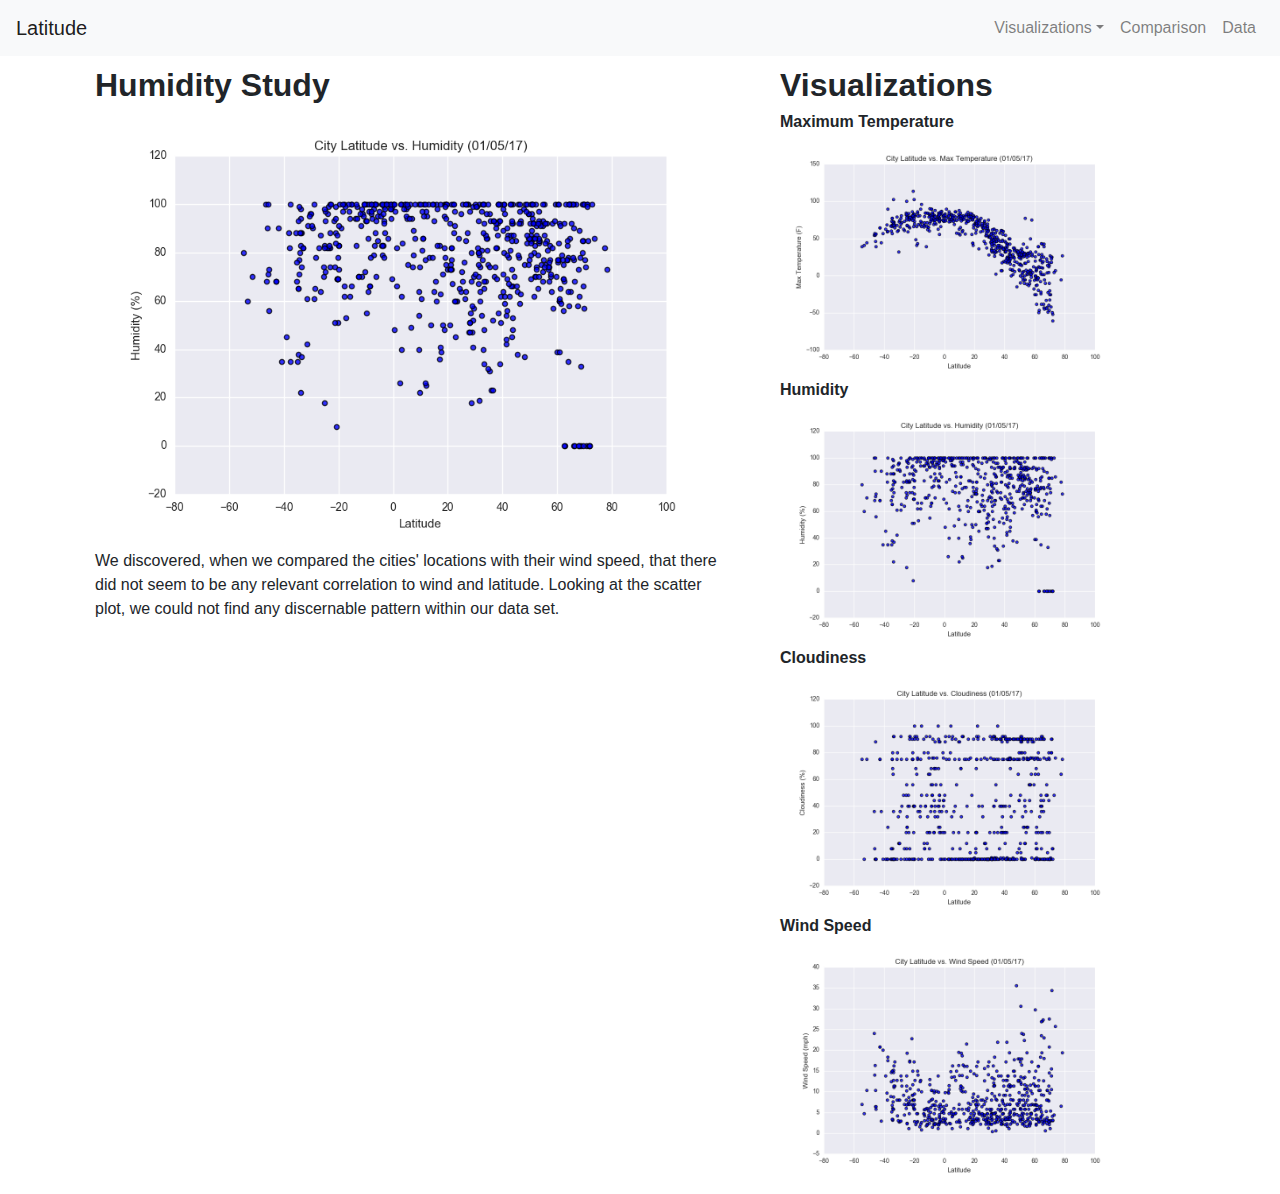
<file: WebVisualizations/humidity.html>
<!DOCTYPE html>
<html lang="en">
<head>
    <meta charset="UTF-8">
    <meta name="viewport" content="width=device-width, initial-scale=1.0">
    <!-- Link to Bootstrap -->
    <link rel="stylesheet" href="https://stackpath.bootstrapcdn.com/bootstrap/4.5.2/css/bootstrap.min.css" integrity="sha384-JcKb8q3iqJ61gNV9KGb8thSsNjpSL0n8PARn9HuZOnIxN0hoP+VmmDGMN5t9UJ0Z" crossorigin="anonymous">
    <!-- Link to style.css -->
    <link rel="stylesheet" href="style.css">
    <title>Humidity</title>
</head>

<body>

    <nav class="navbar navbar-expand-lg navbar-light bg-light">
        <a class="navbar-brand" href="file:///C:/Users/shelt/OneDrive/Desktop/DataViz/Projects/Web-Design-Challenge/WebVisualizations/index.html">Latitude</a>
        <button class="navbar-toggler" type="button" data-toggle="collapse" data-target="#navbarSupportedContent" aria-controls="navbarSupportedContent" aria-expanded="false" aria-label="Toggle navigation">
          <span class="navbar-toggler-icon"></span>
        </button>
  
        <div class="collapse navbar-collapse" id="navbarSupportedContent">
            <ul class="navbar-nav ml-auto">
                <li class="nav-item dropdown">
                    <a class="nav-link dropdown-toggle" data-toggle="dropdown"
                      href="#" role="button" aria-haspopup="true" aria-expanded="false">
                      Visualizations</a>
                    <div class="dropdown-menu">
                        <a class="dropdown-item" href="file:///C:/Users/shelt/OneDrive/Desktop/DataViz/Projects/Web-Design-Challenge/WebVisualizations/max_temp.html">Max Temp</a>
                        <a class="dropdown-item" href="file:///C:/Users/shelt/OneDrive/Desktop/DataViz/Projects/Web-Design-Challenge/WebVisualizations/humidity.html">Humidity</a>
                        <a class="dropdown-item" href="file:///C:/Users/shelt/OneDrive/Desktop/DataViz/Projects/Web-Design-Challenge/WebVisualizations/cloudiness.html">Cloudiness</a>
                        <a class="dropdown-item" href="file:///C:/Users/shelt/OneDrive/Desktop/DataViz/Projects/Web-Design-Challenge/WebVisualizations/wind_speed.html">Wind Speed</a>
                    </div>
                  </li>
                <li class="nav-item">
                    <a class="nav-link" href="file:///C:/Users/shelt/OneDrive/Desktop/DataViz/Projects/Web-Design-Challenge/WebVisualizations/comparison.html">Comparison</a>
                  </li>
                <li class="nav-item">
                    <a class="nav-link" href="file:///C:/Users/shelt/OneDrive/Desktop/DataViz/Projects/Web-Design-Challenge/WebVisualizations/data.html">Data</a>
                  </li>
              </ul>
          </div>
        </nav>

      <div class="container">
        <div class="row">
          <div class="col-md-7" style="background-color:white; margin:10px">
            <h2>Humidity Study</h2>
            <img src="assets/images/Fig2.png" class="img-fluid" alt="Responsive image">
            <p>We discovered, when we compared the cities' locations with their wind speed, that there did not seem
                to be any relevant correlation to wind and latitude. Looking at the scatter plot, we could not find 
                any discernable pattern within our data set.
            </p>
          </div>
          <div class="col-md-4" style="background-color:white; margin:10px">
            <h2>Visualizations</h2>
            <h6>Maximum Temperature</h6>
            <a href="file:///C:/Users/shelt/OneDrive/Desktop/DataViz/Projects/Web-Design-Challenge/WebVisualizations/max_temp.html">
              <img src="assets/images/Fig1.png" class="img-fluid" alt="Responsive image"></a>
            <h6>Humidity</h6>
            <a href="file:///C:/Users/shelt/OneDrive/Desktop/DataViz/Projects/Web-Design-Challenge/WebVisualizations/humidity.html">
                <img src="assets/images/Fig2.png" class="img-fluid" alt="Responsive image"></a>
            <h6>Cloudiness</h6>
            <a href="file:///C:/Users/shelt/OneDrive/Desktop/DataViz/Projects/Web-Design-Challenge/WebVisualizations/cloudiness.html">
            <img src="assets/images/Fig3.png" class="img-fluid" alt="Responsive image"></a>
            <h6>Wind Speed</h6>
            <a href="file:///C:/Users/shelt/OneDrive/Desktop/DataViz/Projects/Web-Design-Challenge/WebVisualizations/wind_speed.html">
            <img src="assets/images/Fig4.png" class="img-fluid" alt="Responsive image"></a>
          </div>
        </div>
      </div>

      <script src="https://code.jquery.com/jquery-3.5.1.slim.min.js" integrity="sha384-DfXdz2htPH0lsSSs5nCTpuj/zy4C+OGpamoFVy38MVBnE+IbbVYUew+OrCXaRkfj" crossorigin="anonymous"></script>
      <script src="https://cdn.jsdelivr.net/npm/popper.js@1.16.1/dist/umd/popper.min.js" integrity="sha384-9/reFTGAW83EW2RDu2S0VKaIzap3H66lZH81PoYlFhbGU+6BZp6G7niu735Sk7lN" crossorigin="anonymous"></script>
      <script src="https://stackpath.bootstrapcdn.com/bootstrap/4.5.2/js/bootstrap.min.js" integrity="sha384-B4gt1jrGC7Jh4AgTPSdUtOBvfO8shuf57BaghqFfPlYxofvL8/KUEfYiJOMMV+rV" crossorigin="anonymous"></script>  
</body>
</html>
</file>
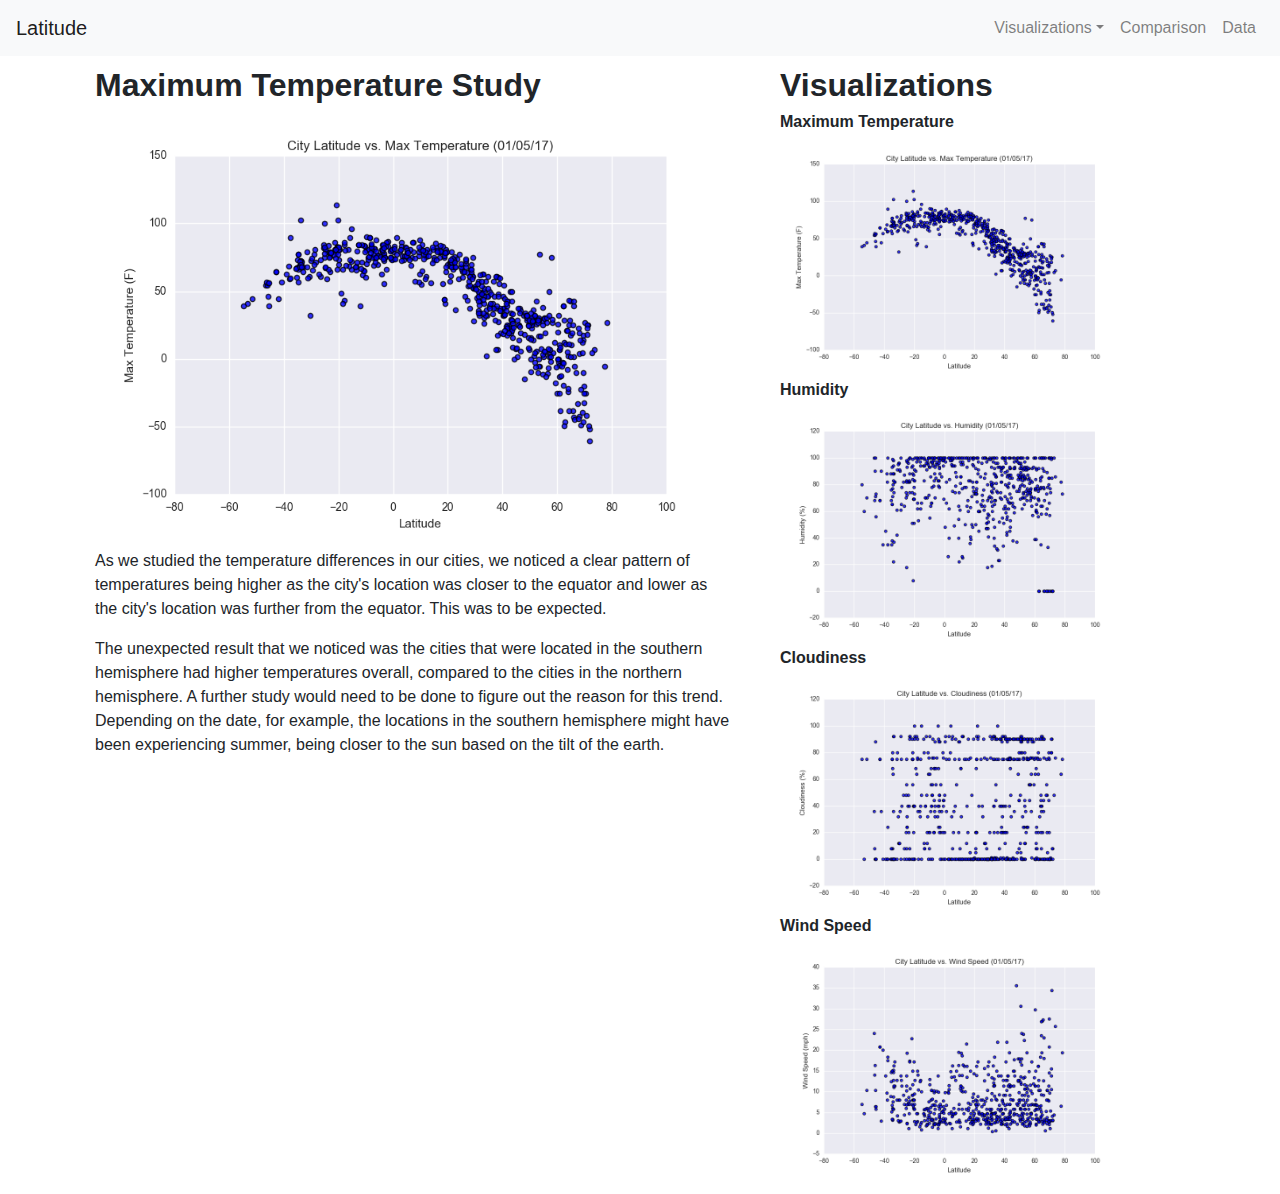
<file: WebVisualizations/max_temp.html>
<!DOCTYPE html>
<html lang="en">
<head>
    <meta charset="UTF-8">
    <meta name="viewport" content="width=device-width, initial-scale=1.0">
    <!-- Link to Bootstrap -->
    <link rel="stylesheet" href="https://stackpath.bootstrapcdn.com/bootstrap/4.5.2/css/bootstrap.min.css" integrity="sha384-JcKb8q3iqJ61gNV9KGb8thSsNjpSL0n8PARn9HuZOnIxN0hoP+VmmDGMN5t9UJ0Z" crossorigin="anonymous">
    <!-- Link to style.css -->
    <link rel="stylesheet" href="style.css">
    <title>Max Temp</title>
</head>

<body>

    <nav class="navbar navbar-expand-lg navbar-light bg-light">
        <a class="navbar-brand" href="C:/Users/shelt/OneDrive/Desktop/DataViz/Projects/Web-Design-Challenge/WebVisualizations/index.html">Latitude</a>
        <button class="navbar-toggler" type="button" data-toggle="collapse" data-target="#navbarSupportedContent" aria-controls="navbarSupportedContent" aria-expanded="false" aria-label="Toggle navigation">
          <span class="navbar-toggler-icon"></span>
        </button>
  
        <div class="collapse navbar-collapse" id="navbarSupportedContent">
            <ul class="navbar-nav ml-auto">
                <li class="nav-item dropdown">
                    <a class="nav-link dropdown-toggle" data-toggle="dropdown"
                      href="#" role="button" aria-haspopup="true" aria-expanded="false">
                      Visualizations</a>
                    <div class="dropdown-menu">
                        <a class="dropdown-item" href="file:///C:/Users/shelt/OneDrive/Desktop/DataViz/Projects/Web-Design-Challenge/WebVisualizations/max_temp.html">Max Temp</a>
                        <a class="dropdown-item" href="file:///C:/Users/shelt/OneDrive/Desktop/DataViz/Projects/Web-Design-Challenge/WebVisualizations/humidity.html#">Humidity</a>
                        <a class="dropdown-item" href="file:///C:/Users/shelt/OneDrive/Desktop/DataViz/Projects/Web-Design-Challenge/WebVisualizations/cloudiness.html">Cloudiness</a>
                        <a class="dropdown-item" href="file:///C:/Users/shelt/OneDrive/Desktop/DataViz/Projects/Web-Design-Challenge/WebVisualizations/wind_speed.html">Wind Speed</a>
                    </div>
                  </li>
                <li class="nav-item">
                    <a class="nav-link" href="file:///C:/Users/shelt/OneDrive/Desktop/DataViz/Projects/Web-Design-Challenge/WebVisualizations/comparison.html">Comparison</a>
                  </li>
                <li class="nav-item">
                    <a class="nav-link" href="file:///C:/Users/shelt/OneDrive/Desktop/DataViz/Projects/Web-Design-Challenge/WebVisualizations/data.html">Data</a>
                  </li>
              </ul>
          </div>
        </nav>

      <div class="container">
        <div class="row">
          <div class="col-md-7" style="background-color:white; margin:10px">
            <h2>Maximum Temperature Study</h2>
            <img src="assets/images/Fig1.png" class="img-fluid" alt="Responsive image">
            <p>
                As we studied the temperature differences in our cities, we noticed a clear pattern of temperatures
                being higher as the city's location was closer to the equator and lower as the city's location was
                further from the equator. This was to be expected.
            </p>
            <p>
                The unexpected result that we noticed was the cities that were located in the southern hemisphere had
                higher temperatures overall, compared to the cities in the northern hemisphere. A further study would
                need to be done to figure out the reason for this trend. Depending on the date, for example, the locations 
                in the southern hemisphere might have been experiencing summer, being closer to the sun based on the tilt 
                of the earth.
            </p>
          </div>
          <div class="col-md-4" style="background-color:white; margin:10px">
            <h2>Visualizations</h2>
            <h6>Maximum Temperature</h6>
            <a href="file:///C:/Users/shelt/OneDrive/Desktop/DataViz/Projects/Web-Design-Challenge/WebVisualizations/max_temp.html">
            <img src="assets/images/Fig1.png" class="img-fluid" alt="Responsive image"></a>
            <h6>Humidity</h6>
            <a href="file:///C:/Users/shelt/OneDrive/Desktop/DataViz/Projects/Web-Design-Challenge/WebVisualizations/humidity.html#">
            <img src="assets/images/Fig2.png" class="img-fluid" alt="Responsive image"></a>
            <h6>Cloudiness</h6>
            <a href="file:///C:/Users/shelt/OneDrive/Desktop/DataViz/Projects/Web-Design-Challenge/WebVisualizations/cloudiness.html">
            <img src="assets/images/Fig3.png" class="img-fluid" alt="Responsive image"></a>
            <h6>Wind Speed</h6>
            <a href="file:///C:/Users/shelt/OneDrive/Desktop/DataViz/Projects/Web-Design-Challenge/WebVisualizations/wind_speed.html">
            <img src="assets/images/Fig4.png" class="img-fluid" alt="Responsive image"></a>
          </div>
        </div>
      </div>

      <script src="https://code.jquery.com/jquery-3.5.1.slim.min.js" integrity="sha384-DfXdz2htPH0lsSSs5nCTpuj/zy4C+OGpamoFVy38MVBnE+IbbVYUew+OrCXaRkfj" crossorigin="anonymous"></script>
      <script src="https://cdn.jsdelivr.net/npm/popper.js@1.16.1/dist/umd/popper.min.js" integrity="sha384-9/reFTGAW83EW2RDu2S0VKaIzap3H66lZH81PoYlFhbGU+6BZp6G7niu735Sk7lN" crossorigin="anonymous"></script>
      <script src="https://stackpath.bootstrapcdn.com/bootstrap/4.5.2/js/bootstrap.min.js" integrity="sha384-B4gt1jrGC7Jh4AgTPSdUtOBvfO8shuf57BaghqFfPlYxofvL8/KUEfYiJOMMV+rV" crossorigin="anonymous"></script>  
</body>
</html>
</file>
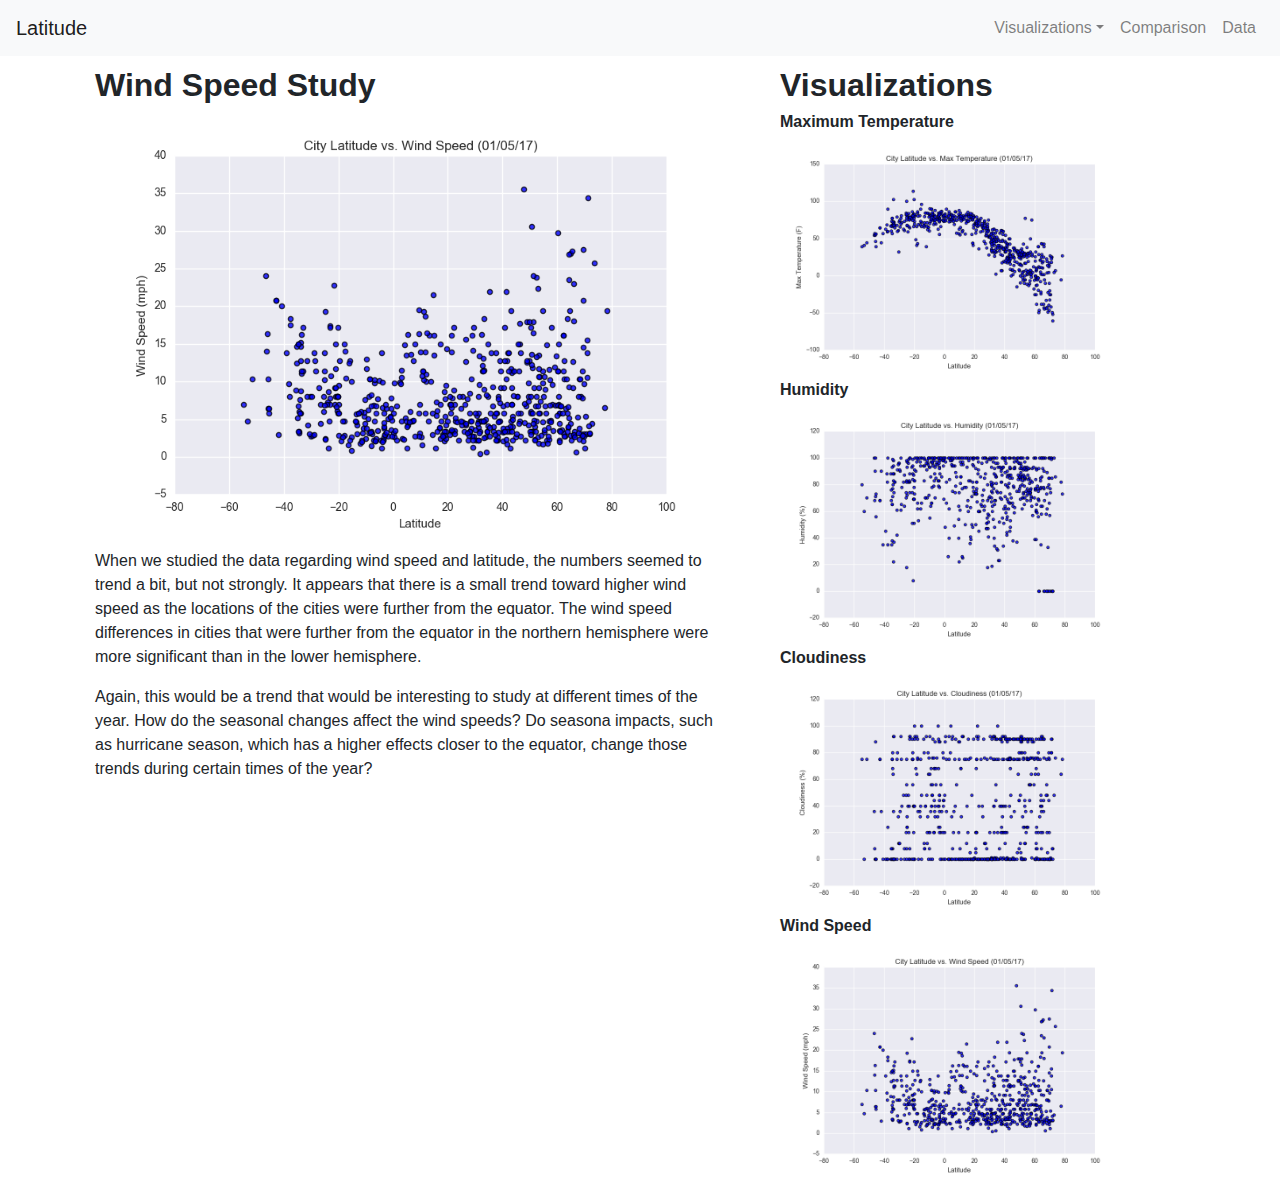
<file: WebVisualizations/wind_speed.html>
<!DOCTYPE html>
<html lang="en">
<head>
    <meta charset="UTF-8">
    <meta name="viewport" content="width=device-width, initial-scale=1.0">
    <!-- Link to Bootstrap -->
    <link rel="stylesheet" href="https://stackpath.bootstrapcdn.com/bootstrap/4.5.2/css/bootstrap.min.css" integrity="sha384-JcKb8q3iqJ61gNV9KGb8thSsNjpSL0n8PARn9HuZOnIxN0hoP+VmmDGMN5t9UJ0Z" crossorigin="anonymous">
    <!-- Link to style.css -->
    <link rel="stylesheet" href="style.css">
    <title>Wind Speed</title>
</head>

<body>

    <nav class="navbar navbar-expand-lg navbar-light bg-light">
        <a class="navbar-brand" href="file:///C:/Users/shelt/OneDrive/Desktop/DataViz/Projects/Web-Design-Challenge/WebVisualizations/index.html">Latitude</a>
        <button class="navbar-toggler" type="button" data-toggle="collapse" data-target="#navbarSupportedContent" aria-controls="navbarSupportedContent" aria-expanded="false" aria-label="Toggle navigation">
          <span class="navbar-toggler-icon"></span>
        </button>
  
        <div class="collapse navbar-collapse" id="navbarSupportedContent">
            <ul class="navbar-nav ml-auto">
                <li class="nav-item dropdown">
                    <a class="nav-link dropdown-toggle" data-toggle="dropdown"
                      href="#" role="button" aria-haspopup="true" aria-expanded="false">
                      Visualizations</a>
                    <div class="dropdown-menu">
                        <a class="dropdown-item" href="file:///C:/Users/shelt/OneDrive/Desktop/DataViz/Projects/Web-Design-Challenge/WebVisualizations/max_temp.html">Max Temp</a>
                        <a class="dropdown-item" href="file:///C:/Users/shelt/OneDrive/Desktop/DataViz/Projects/Web-Design-Challenge/WebVisualizations/humidity.html">Humidity</a>
                        <a class="dropdown-item" href="file:///C:/Users/shelt/OneDrive/Desktop/DataViz/Projects/Web-Design-Challenge/WebVisualizations/cloudiness.html">Cloudiness</a>
                        <a class="dropdown-item" href="file:///C:/Users/shelt/OneDrive/Desktop/DataViz/Projects/Web-Design-Challenge/WebVisualizations/wind_speed.html">Wind Speed</a>
                    </div>
                  </li>
                <li class="nav-item">
                    <a class="nav-link" href="file:///C:/Users/shelt/OneDrive/Desktop/DataViz/Projects/Web-Design-Challenge/WebVisualizations/comparison.html">Comparison</a>
                  </li>
                <li class="nav-item">
                    <a class="nav-link" href="file:///C:/Users/shelt/OneDrive/Desktop/DataViz/Projects/Web-Design-Challenge/WebVisualizations/data.html">Data</a>
                  </li>
              </ul>
          </div>
        </nav>

      <div class="container">
        <div class="row">
          <div class="col-md-7" style="background-color:white; margin:10px">
            <h2>Wind Speed Study</h2>
            <img src="assets/images/Fig4.png" class="img-fluid" alt="Responsive image">
            <p>
                When we studied the data regarding wind speed and latitude, the numbers seemed to trend a bit, but not
                strongly. It appears that there is a small trend toward higher wind speed as the locations of the cities
                were further from the equator. The wind speed differences in cities that were further from the equator in 
                the northern hemisphere were more significant than in the lower hemisphere. 
            </p>
            <p>
                Again, this would be a trend that would be interesting to study at different times of the year. How do the 
                seasonal changes affect the wind speeds? Do seasona impacts, such as hurricane season, which has a higher
                effects closer to the equator, change those trends during certain times of the year?
            </p>
          </div>
          <div class="col-md-4" style="background-color:white; margin:10px">
            <h2>Visualizations</h2>
            <h6>Maximum Temperature</h6>
            <a href="file:///C:/Users/shelt/OneDrive/Desktop/DataViz/Projects/Web-Design-Challenge/WebVisualizations/max_temp.html">
              <img src="assets/images/Fig1.png" class="img-fluid" alt="Responsive image"></a>
            <h6>Humidity</h6>
            <a href="file:///C:/Users/shelt/OneDrive/Desktop/DataViz/Projects/Web-Design-Challenge/WebVisualizations/humidity.html">
                <img src="assets/images/Fig2.png" class="img-fluid" alt="Responsive image"></a>
            <h6>Cloudiness</h6>
            <a href="file:///C:/Users/shelt/OneDrive/Desktop/DataViz/Projects/Web-Design-Challenge/WebVisualizations/cloudiness.html">
            <img src="assets/images/Fig3.png" class="img-fluid" alt="Responsive image"></a>
            <h6>Wind Speed</h6>
            <a href="file:///C:/Users/shelt/OneDrive/Desktop/DataViz/Projects/Web-Design-Challenge/WebVisualizations/wind_speed.html">
            <img src="assets/images/Fig4.png" class="img-fluid" alt="Responsive image"></a>
          </div>
        </div>
      </div>

      <script src="https://code.jquery.com/jquery-3.5.1.slim.min.js" integrity="sha384-DfXdz2htPH0lsSSs5nCTpuj/zy4C+OGpamoFVy38MVBnE+IbbVYUew+OrCXaRkfj" crossorigin="anonymous"></script>
      <script src="https://cdn.jsdelivr.net/npm/popper.js@1.16.1/dist/umd/popper.min.js" integrity="sha384-9/reFTGAW83EW2RDu2S0VKaIzap3H66lZH81PoYlFhbGU+6BZp6G7niu735Sk7lN" crossorigin="anonymous"></script>
      <script src="https://stackpath.bootstrapcdn.com/bootstrap/4.5.2/js/bootstrap.min.js" integrity="sha384-B4gt1jrGC7Jh4AgTPSdUtOBvfO8shuf57BaghqFfPlYxofvL8/KUEfYiJOMMV+rV" crossorigin="anonymous"></script>  
</body>
</html>
</file>
<file: WebVisualizations/style.css>
body {
    background-image: url('https://www.metoffice.gov.uk/binaries/content/gallery/metofficegovuk/hero-images/weather/cloud/cumulus-cloud.jpg');
}

.navbar {
    background-image: url('https://i.pinimg.com/originals/10/f9/44/10f944389ace361ae00a3fc6b7b16e9e.jpg');
}

.navbar {
    color: black;
}

.btn {
    font-weight: bold;
    font-family: 'Times New Roman', Times, serif;
    font-size: 25px;
    color: black;
}

h2 {
    font-weight: bolder;
}

h6 {
    font-weight: bold;
}
</file>
